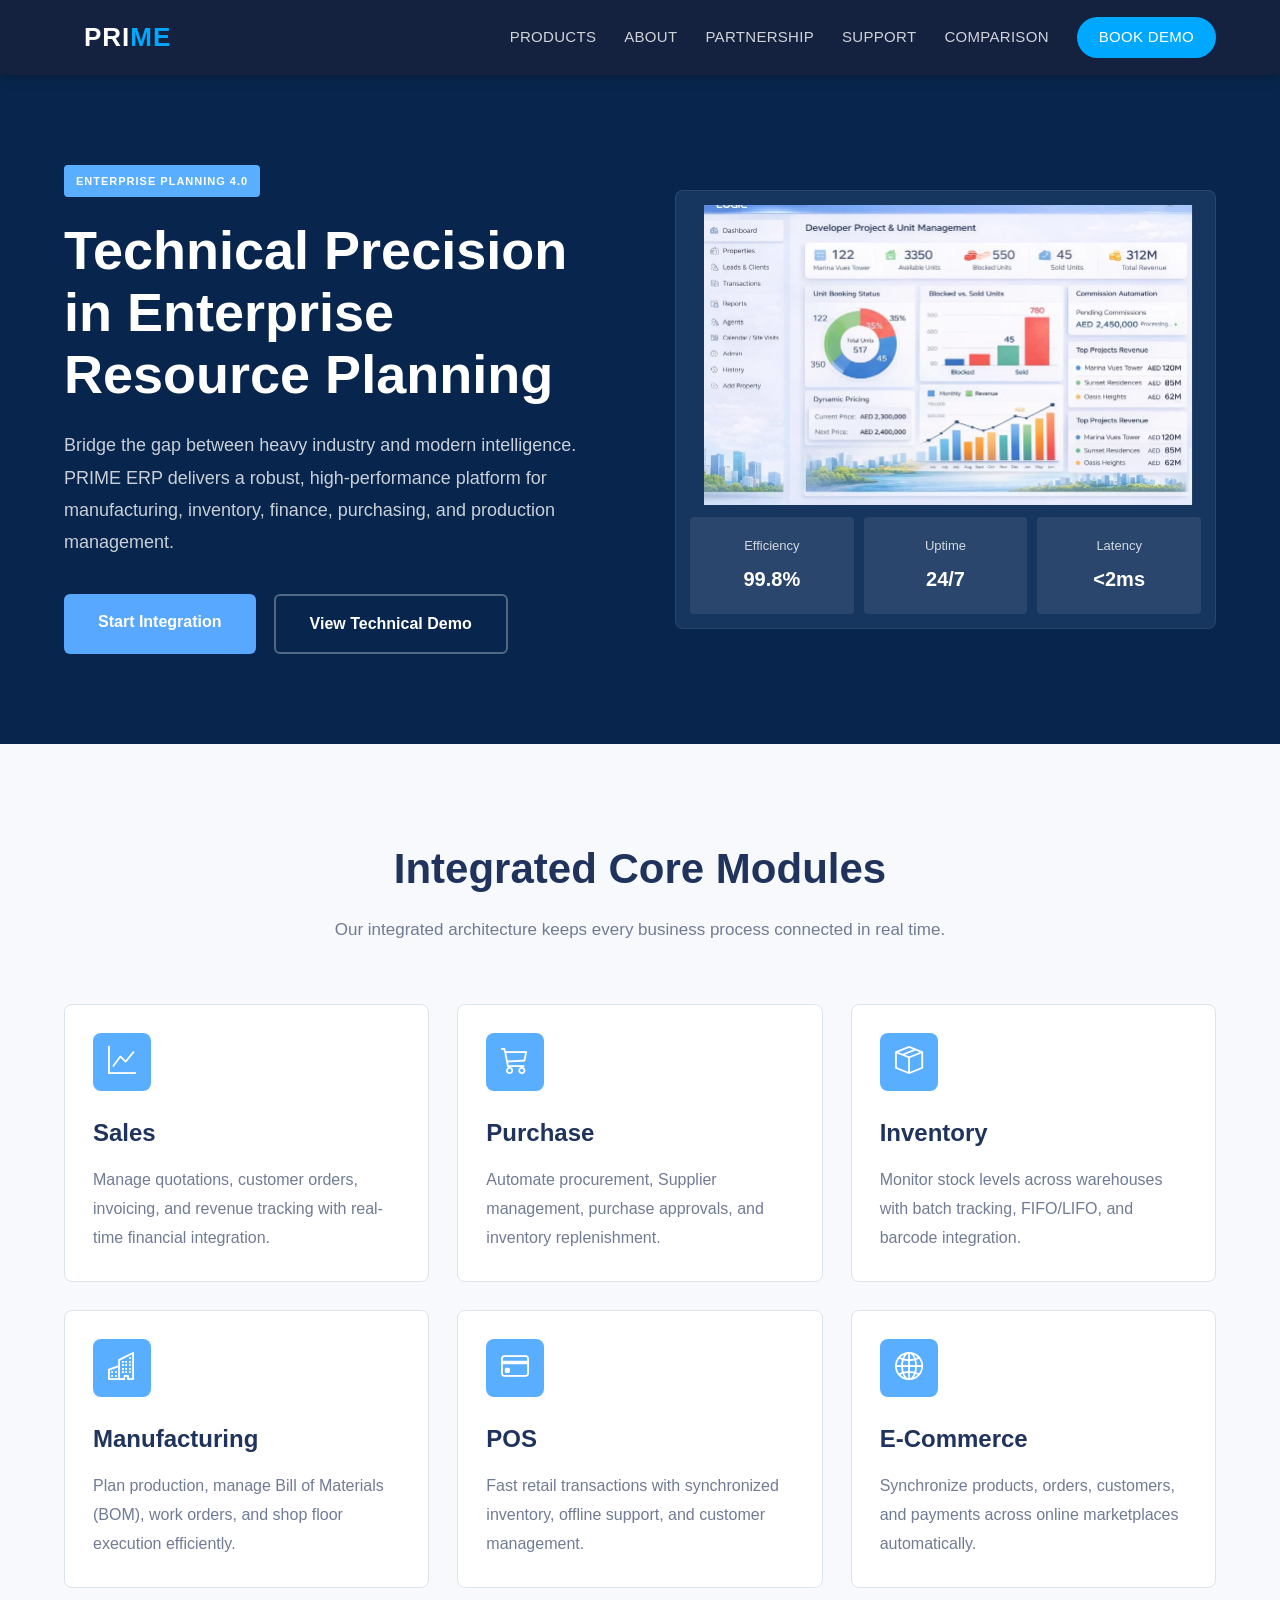
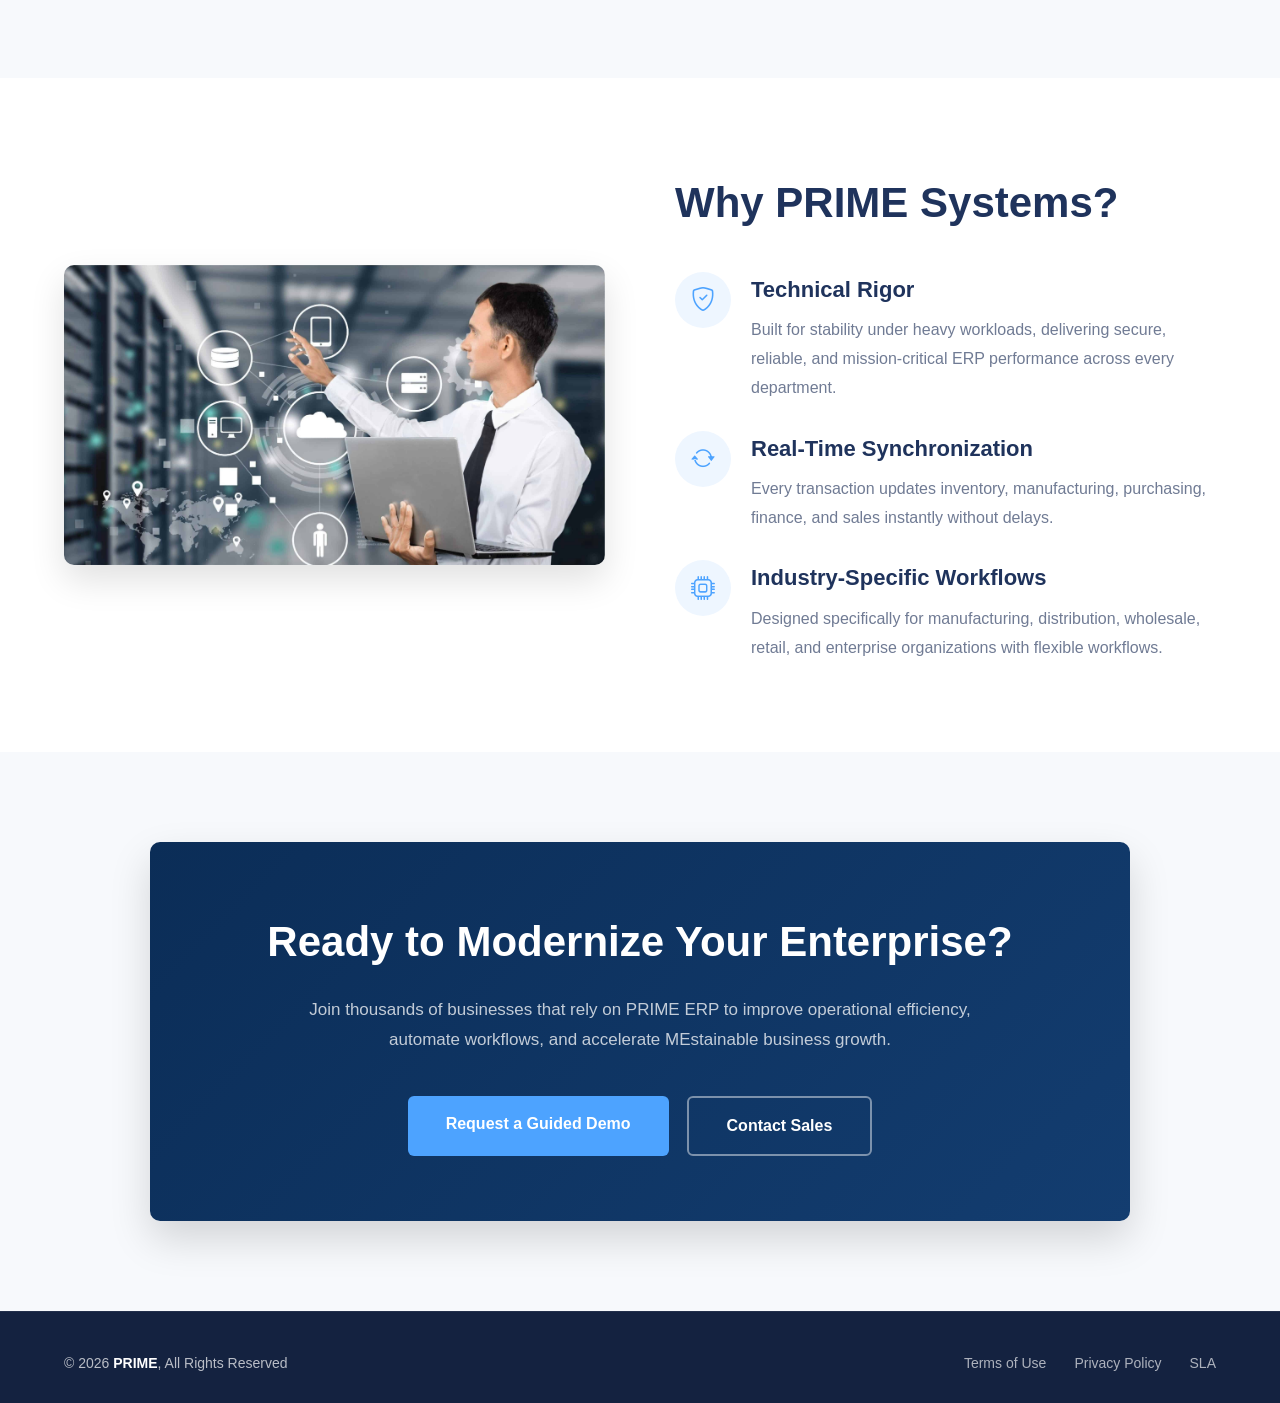
<file: index.html>
<!DOCTYPE html>
<html lang="en">

<head>
    <meta charset="UTF-8">
    <meta name="viewport" content="width=device-width, initial-scale=1.0">
    <title>PRIME | Home</title>
    <link rel="stylesheet" href="./css/global.css">
    <link rel="stylesheet" href="https://cdn.jsdelivr.net/npm/bootstrap-icons@1.13.1/font/bootstrap-icons.min.css">

    <style>
        /* ============================================================
           ERP HERO
        ============================================================ */
        .erp-hero {
            background: #08264d;
            padding: 90px 0;
            overflow: hidden;
        }

        .erp-wrapper {
            display: grid;
            grid-template-columns: 1fr 1fr;
            gap: 70px;
            align-items: center;
        }

        /* Left */
        .erp-tag {
            display: inline-block;
            background: #5aaeff;
            color: #fff;
            font-size: 11px;
            font-weight: 700;
            letter-spacing: 1px;
            padding: 7px 12px;
            border-radius: 4px;
            margin-bottom: 22px;
        }

        .erp-content h1 {
            color: #fff;
            font-size: 54px;
            line-height: 1.15;
            margin-bottom: 24px;
        }

        .erp-content p {
            color: rgba(255, 255, 255, .78);
            font-size: 18px;
            line-height: 1.8;
            max-width: 520px;
            margin-bottom: 35px;
        }

        .erp-buttons {
            display: flex;
            gap: 18px;
            flex-wrap: wrap;
        }

        .erp-btn-primary {
            background: #59a8ff;
            color: #fff;
            padding: 15px 34px;
            border-radius: 6px;
            font-weight: 600;
            transition: .3s;
        }

        .erp-btn-primary:hover {
            background: #3996ff;
        }

        .erp-btn-secondary {
            border: 2px solid rgba(255, 255, 255, .3);
            color: #fff;
            padding: 15px 34px;
            border-radius: 6px;
            font-weight: 600;
            transition: .3s;
        }

        .erp-btn-secondary:hover {
            background: rgba(255, 255, 255, .1);
        }


        /* Right */
        .erp-preview {
            background: #17365f;
            padding: 14px;
            border-radius: 8px;
            border: 1px solid rgba(255, 255, 255, .08);
        }

        .erp-preview img {
            width: 100%;
            height: 300px;
            object-fit: cover;
            border-radius: 4px;
        }

        .erp-stats {
            display: grid;
            grid-template-columns: repeat(3, 1fr);
            gap: 10px;
            margin-top: 12px;
        }

        .erp-stat {
            background: #2a466d;
            text-align: center;
            padding: 18px 10px;
            border-radius: 4px;
        }

        .erp-stat small {
            display: block;
            color: #d2d8df;
            font-size: 13px;
            margin-bottom: 6px;
        }

        .erp-stat strong {
            color: #fff;
            font-size: 20px;
        }

        /* ============================================================
        ERP MODULES
        ============================================================ */
        .erp-modules {
            padding: 90px 0;
            background: #f7f9fc;
        }

        .erp-modules-header {
            text-align: center;
            margin-bottom: 60px;
        }

        .erp-modules-header h2 {
            font-size: 42px;
            color: var(--primary);
            margin-bottom: 12px
        }

        .erp-modules-header p {
            color: var(--text-light);
            font-size: 17px;
        }

        .erp-modules-grid {
            display: grid;
            grid-template-columns: repeat(3, 1fr);
            gap: 28px;
        }

        .erp-module {
            background: #fff;
            border: 1px solid #dce4ec;
            border-radius: 8px;
            padding: 28px;
            transition: .35s;
        }

        .erp-module:hover {
            transform: translateY(-8px);
            box-shadow: 0 15px 35px rgba(0, 0, 0, .08);
        }

        .erp-module-icon {
            width: 58px;
            height: 58px;
            background: #5aaeff;
            color: #fff;
            display: flex;
            justify-content: center;
            align-items: center;
            border-radius: 8px;
            margin-bottom: 22px;
        }

        .erp-module-icon i {
            font-size: 28px;
        }

        .erp-module h3 {
            font-size: 24px;
            color: var(--primary);
            margin-bottom: 14px;
        }

        .erp-module p {
            color: var(--text-light);
            line-height: 1.8;
            font-size: 16px;
        }

        /* ============================================================
        WHY PRIME
        ============================================================ */
        .why-PRIME {
            padding: 90px 0;
            background: #fff;
        }

        .why-wrapper {
            display: grid;
            grid-template-columns: 1fr 1fr;
            gap: 70px;
            align-items: center;
        }

        /* Left */
        .why-image img {
            width: 100%;
            border-radius: 10px;
            box-shadow: 0 15px 35px rgba(0, 0, 0, .12);
        }

        /* Right */
        .why-content h2 {
            font-size: 42px;
            color: var(--primary);
            margin-bottom: 35px;
        }

        .why-list {
            display: flex;
            flex-direction: column;
            gap: 28px;
        }

        .why-item {
            display: flex;
            gap: 20px;
            align-items: flex-start;
        }

        .why-icon {
            min-width: 56px;
            width: 56px;
            height: 56px;
            display: flex;
            justify-content: center;
            align-items: center;
            border-radius: 50%;
            background: #eef6ff;
            color: #4da3ff;
        }

        .why-icon i {
            font-size: 24px;
        }

        .why-text h3 {
            color: var(--primary);
            font-size: 22px;
            margin-bottom: 8px;
        }

        .why-text p {
            color: var(--text-light);
            line-height: 1.8;
            font-size: 16px;
        }

        /* ============================================================
        ERP CTA
        ============================================================ */
        .erp-cta {
            padding: 90px 0;

            background: #f7f9fc;
        }

        .erp-cta-box {
            max-width: 980px;
            margin: auto;
            background: linear-gradient(135deg, #0b2d57, #133d70);
            border-radius: 10px;
            padding: 65px 40px;
            text-align: center;
            box-shadow: 0 18px 40px rgba(0, 0, 0, .15);
        }

        .erp-cta-box h2 {
            color: #fff;
            font-size: 42px;
            margin-bottom: 18px;
        }

        .erp-cta-box p {
            max-width: 720px;
            margin: 0 auto 40px;
            color: rgba(255, 255, 255, .75);
            font-size: 17px;
            line-height: 1.8;
        }

        .erp-cta-buttons {
            display: flex;
            justify-content: center;
            gap: 18px;
            flex-wrap: wrap;
        }

        .erp-cta-primary {
            background: #4da3ff;
            color: #fff;
            padding: 15px 38px;
            border-radius: 6px;
            font-weight: 600;
            transition: .3s;
        }

        .erp-cta-primary:hover {
            background: #258cff;
        }

        .erp-cta-secondary {
            border: 2px solid rgba(255, 255, 255, .45);
            color: #fff;
            padding: 15px 38px;
            border-radius: 6px;
            font-weight: 600;
            transition: .3s;
        }

        .erp-cta-secondary:hover {
            background: rgba(255, 255, 255, .12);
        }
        /* ============================================================
        RESPONSIVE (ALL SECTIONS)
        ============================================================ */

        /* ===================== 992px ===================== */
        @media (max-width:992px) {
            /* ERP Hero */
            .erp-wrapper {
                grid-template-columns: 1fr;
                text-align: center;
                gap: 50px;
            }

            .erp-content p {
                margin: 0 auto 35px;
            }

            .erp-buttons {
                justify-content: center;
            }

            /* ERP Modules */
            .erp-modules-grid {
                grid-template-columns: repeat(2, 1fr);
            }

            /* Why PRIME */
            .why-wrapper {
                grid-template-columns: 1fr;
                gap: 50px;
            }

            .why-content {
                text-align: center;
            }

            .why-item {
                flex-direction: column;
                align-items: center;
                text-align: center;
            }
        }

        /* ===================== 768px ===================== */
        @media (max-width:768px) {
            /* ERP Hero */
            .erp-hero {
                padding: 70px 0;
            }

            .erp-content h1 {
                font-size: 38px;
            }

            .erp-content p {
                font-size: 16px;
            }

            .erp-preview img {
                height: 220px;
            }

            .erp-btn-primary,
            .erp-btn-secondary {
                width: 100%;
                max-width: 260px;
                text-align: center;
            }

            /* ERP Modules */
            .erp-modules {
                padding: 70px 0;
            }

            .erp-modules-header h2 {
                font-size: 32px;
            }

            .erp-modules-grid {
                grid-template-columns: 1fr;
            }

            .erp-module {
                padding: 24px;
            }

            /* Why PRIME */
            .why-PRIME {
                padding: 70px 0;
            }

            .why-content h2 {
                font-size: 32px;
            }

            /* ERP CTA */
            .erp-cta {
                padding: 70px 0;
            }

            .erp-cta-box {
                padding: 45px 25px;
            }

            .erp-cta-box h2 {
                font-size: 32px;
            }

            .erp-cta-box p {
                font-size: 16px;
            }

            .erp-cta-primary,
            .erp-cta-secondary {
                width: 100%;
                max-width: 260px;
                text-align: center;
            }
        }

        /* ===================== 480px ===================== */
        @media (max-width:480px) {
            /* ERP Hero */
            .erp-content h1 {
                font-size: 30px;
            }

            .erp-stats {
                grid-template-columns: 1fr;
            }

            /* ERP Modules */
            .erp-modules-header h2 {
                font-size: 28px;
            }

            /* Why PRIME */
            .why-content h2 {
                font-size: 28px;
            }

            /* ERP CTA */
            .erp-cta-box h2 {
                font-size: 28px;
            }
        }
    </style>
</head>

<body>
    <!--=========================================================
    NAVBAR
    ==========================================================-->
    <header class="navbar">
        <div class="container">
            <a href="./index.html" class="logo">
                PRI<span>ME</span>
            </a>
            <!-- hambuger -->
            <button class="hamburger" id="hamburger" aria-label="Toggle navigation">
            <span></span>
            <span></span>
            <span></span>
            </button>

            <nav class="nav-links" id="navLinks">
                <div class="dropdown">
                    <a href="./Product.html">PRODUCTS</a>
                    <div class="dropdown-menu">
                        <li><a href="./sales.html">
                                <i class="bi bi-graph-up"></i>Sales
                            </a></li>
                        <li><a href="./purchase.html">
                                <i class="bi bi-cart3"></i>Purchase
                            </a></li>
                        <li><a href="./inventory.html">
                                <i class="bi bi-box-seam"></i>Inventory
                            </a></li>
                        <li><a href="./manufacturing.html">
                                <i class="bi bi-buildings"></i>Manufacturing
                            </a></li>
                        <li><a href="./pos.html">
                                <i class="bi bi-credit-card"></i>POS
                            </a></li>
                        <li><a href="./e-commerce.html">
                                <i class="bi bi-globe2"></i>E-Commerce
                            </a></li>
                    </div>
                </div>

                <a href="./about.html">ABOUT</a>
                <a href="./partnership.html">PARTNERSHIP</a>
                <a href="./support.html">SUPPORT</a>
                <a href="./comparison.html">COMPARISON</a>
                <a href="#" class="btn-demo">BOOK DEMO</a>
            </nav>
        </div>

        <div class="nav-overlay" id="navOverlay"></div>
    </header>
    <!-- ============================================================
    ERP HERO
    ============================================================ -->
    <section class="erp-hero">
        <div class="container">
            <div class="erp-wrapper">
                <!-- Left -->
                <div class="erp-content">
                    <span class="erp-tag">
                        ENTERPRISE PLANNING 4.0
                    </span>
                    <h1>Technical Precision in Enterprise Resource Planning</h1>
                    <p>Bridge the gap between heavy industry and modern
                        intelligence. PRIME ERP delivers a robust,
                        high-performance platform for manufacturing,
                        inventory, finance, purchasing, and production
                        management.</p>
                    <div class="erp-buttons">
                        <a href="#" class="erp-btn-primary">
                            Start Integration
                        </a>
                        <a href="#" class="erp-btn-secondary">
                            View Technical Demo
                        </a>
                    </div>
                </div>

                <!-- Right -->
                <div class="erp-preview">
                    <img src="Image/Developer-project-1024x683.webp" alt="ERP Dashboard">
                    <div class="erp-stats">
                        <div class="erp-stat">
                            <small>Efficiency</small>
                            <strong>99.8%</strong>
                        </div>

                        <div class="erp-stat">
                            <small>Uptime</small>
                            <strong>24/7</strong>
                        </div>

                        <div class="erp-stat">
                            <small>Latency</small>
                            <strong>&lt;2ms</strong>
                        </div>
                    </div>
                </div>
            </div>
        </div>
    </section>
    <!-- ============================================================
    ERP MODULES
    ============================================================ -->
    <section class="erp-modules">
        <div class="container">
            <div class="erp-modules-header">
                <h2>Integrated Core Modules</h2>
                <p>Our integrated architecture keeps every business process connected in real time.</p>
            </div>

            <div class="erp-modules-grid">
                <!-- Sales -->
                <div class="erp-module">
                    <div class="erp-module-icon">
                        <i class="bi bi-graph-up"></i>
                    </div>
                    <h3>Sales</h3>

                    <p>Manage quotations, customer orders, invoicing, and revenue tracking with real-time financial
                        integration.</p>
                </div>

                <!-- Purchase -->
                <div class="erp-module">
                    <div class="erp-module-icon">
                        <i class="bi bi-cart3"></i>
                    </div>
                    
                    <h3>Purchase</h3>
                    <p>Automate procurement, Supplier management, purchase approvals, and inventory replenishment.</p>
                </div>

                <!-- Inventory -->
                <div class="erp-module">
                    <div class="erp-module-icon">
                        <i class="bi bi-box-seam"></i>
                    </div>

                    <h3>Inventory</h3>
                    <p>Monitor stock levels across warehouses with batch tracking, FIFO/LIFO, and barcode integration.</p>
                </div>

                <!-- Manufacturing -->
                <div class="erp-module">
                    <div class="erp-module-icon">
                        <i class="bi bi-buildings"></i>
                    </div>
                    <h3>Manufacturing</h3>
                    <p>Plan production, manage Bill of Materials (BOM), work orders, and shop floor execution
                        efficiently.</p>
                </div>

                <!-- POS -->
                <div class="erp-module">
                    <div class="erp-module-icon">
                        <i class="bi bi-credit-card"></i>
                    </div>

                    <h3>POS</h3>
                    <p>Fast retail transactions with synchronized inventory, offline support, and customer management.</p>

                </div>

                <!-- Ecommerce -->
                <div class="erp-module">
                    <div class="erp-module-icon">
                        <i class="bi bi-globe2"></i>
                    </div>

                    <h3>E-Commerce</h3>

                    <p>Synchronize products, orders, customers, and payments across online marketplaces automatically.</p>
                </div>
            </div>
        </div>
    </section>

    <!-- ============================================================
    WHY PRIME
    ============================================================ -->
    <section class="why-PRIME">
        <div class="container">
            <div class="why-wrapper">
                <!-- Left -->
                <div class="why-image">
                    <img src="Image/yUJWI6j3EVtTC2Y72ozNHuPNfL8nYxxQQq4V3eLS.jpg" alt="Smart Factory">
                </div>

                <!-- Right -->
                <div class="why-content">
                    <h2>Why PRIME Systems?</h2>

                    <div class="why-list">
                        <!-- Item 1 -->
                        <div class="why-item">
                            <div class="why-icon">
                                <i class="bi bi-shield-check"></i>
                            </div>

                            <div class="why-text">
                                <h3>Technical Rigor</h3>
                                <p>Built for stability under heavy workloads,
                                    delivering secure, reliable, and mission-critical
                                    ERP performance across every department.</p>
                            </div>
                        </div>

                        <!-- Item 2 -->
                        <div class="why-item">
                            <div class="why-icon">
                                <i class="bi bi-arrow-repeat"></i>
                            </div>

                            <div class="why-text">
                                <h3>Real-Time Synchronization</h3>
                                <p>Every transaction updates inventory,
                                    manufacturing, purchasing, finance, and
                                    sales instantly without delays. </p>
                            </div>
                        </div>

                        <!-- Item 3 -->
                        <div class="why-item">
                            <div class="why-icon">
                                <i class="bi bi-cpu"></i>
                            </div>
                            <div class="why-text">
                                <h3>Industry-Specific Workflows</h3>

                                <p>Designed specifically for manufacturing,
                                    distribution, wholesale, retail, and
                                    enterprise organizations with flexible
                                    workflows.</p>
                            </div>
                        </div>
                    </div>
                </div>
            </div>
        </div>
    </section>

    <!-- ============================================================
     ERP CTA
    ============================================================ -->
    <section class="erp-cta">
        <div class="container">
            <div class="erp-cta-box">
                <h2>Ready to Modernize Your Enterprise?</h2>
                <p>Join thousands of businesses that rely on PRIME ERP to
                    improve operational efficiency, automate workflows,
                    and accelerate MEstainable business growth.</p>

                <div class="erp-cta-buttons">
                    <a href="#" class="erp-cta-primary">Request a Guided Demo</a>

                    <a href="support.html" class="erp-cta-secondary">Contact Sales</a>
                </div>
            </div>
        </div>
    </section>

    <!-- footer -->
    <footer class="footer">
        <div class="container">
            <div class="copy">
                &copy; 2026 <strong>PRIME</strong>, All Rights Reserved
            </div>
            <div class="footer-links">
                <a href="#">Terms of Use</a>
                <a href="#">Privacy Policy</a>
                <a href="#">SLA</a>
            </div>
        </div>
    </footer>
<script src="./nav-bar.js"></script>
</body>
</html>
</file>
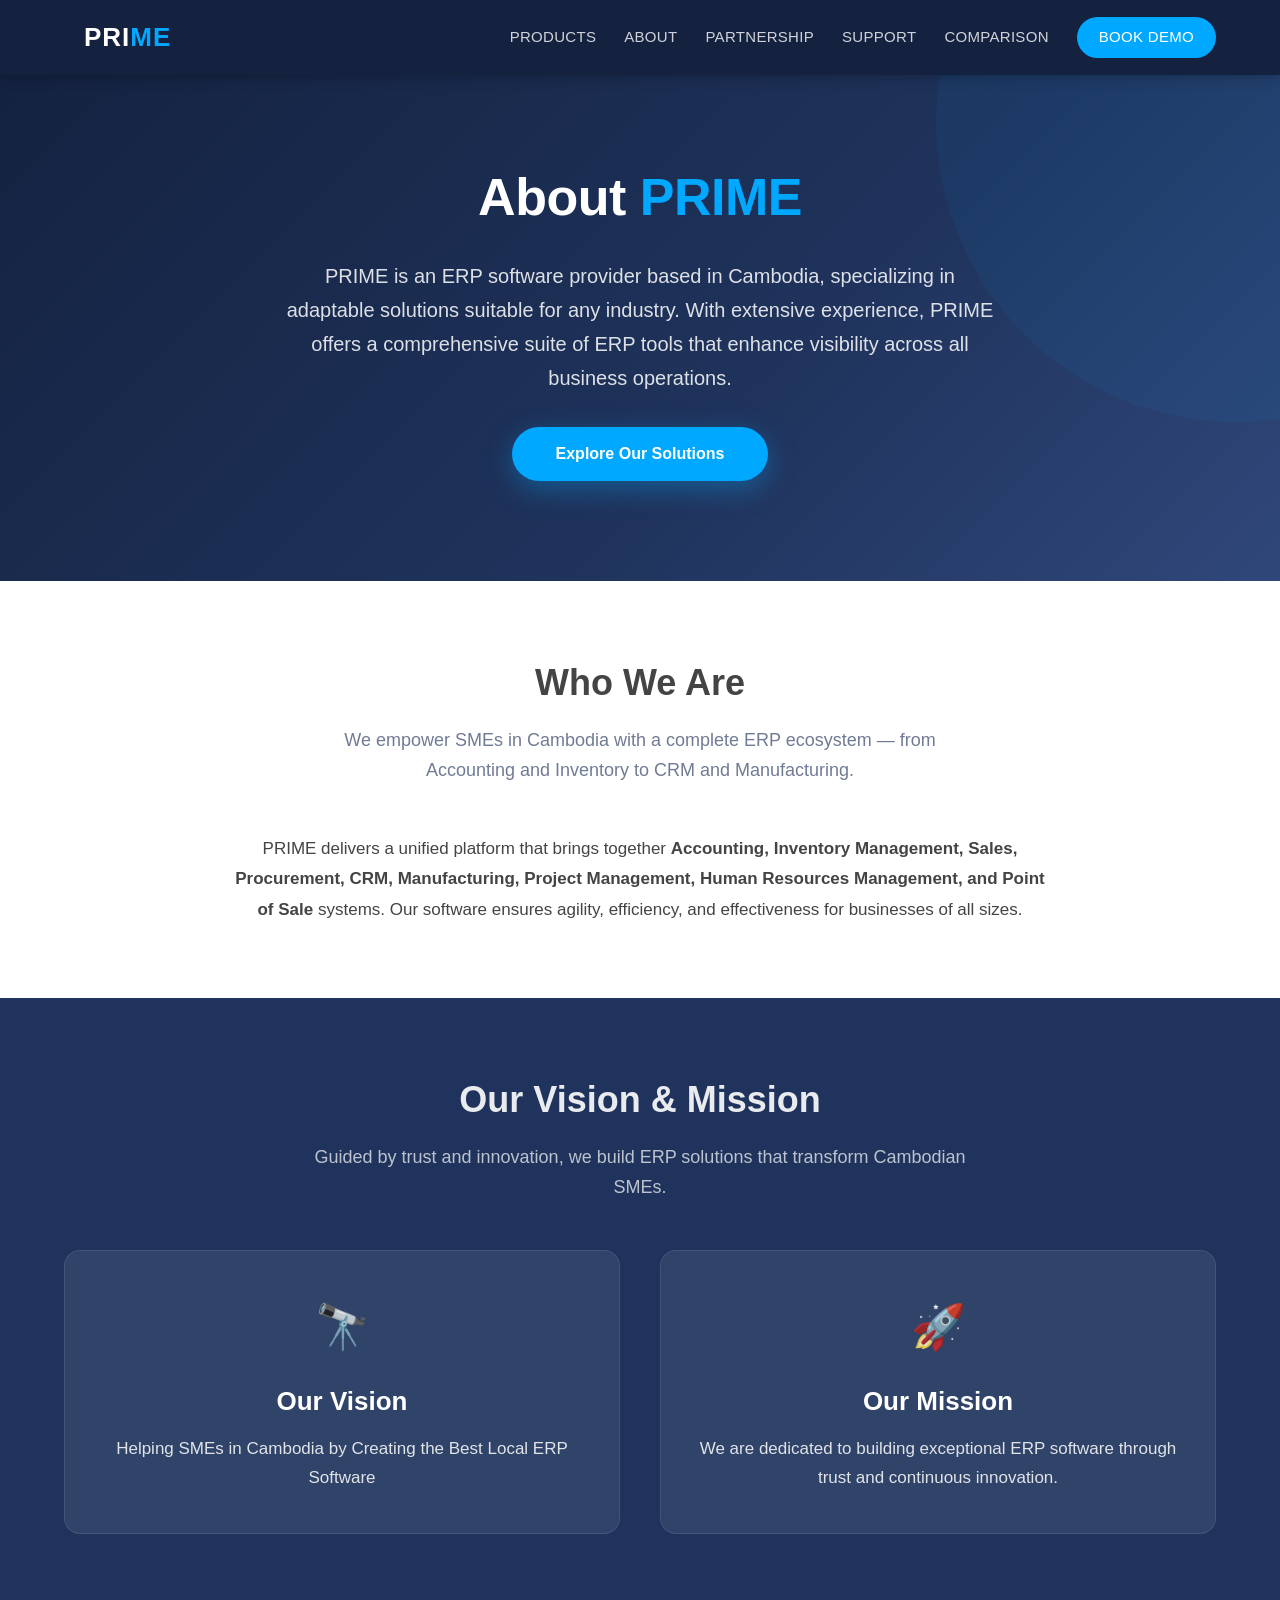
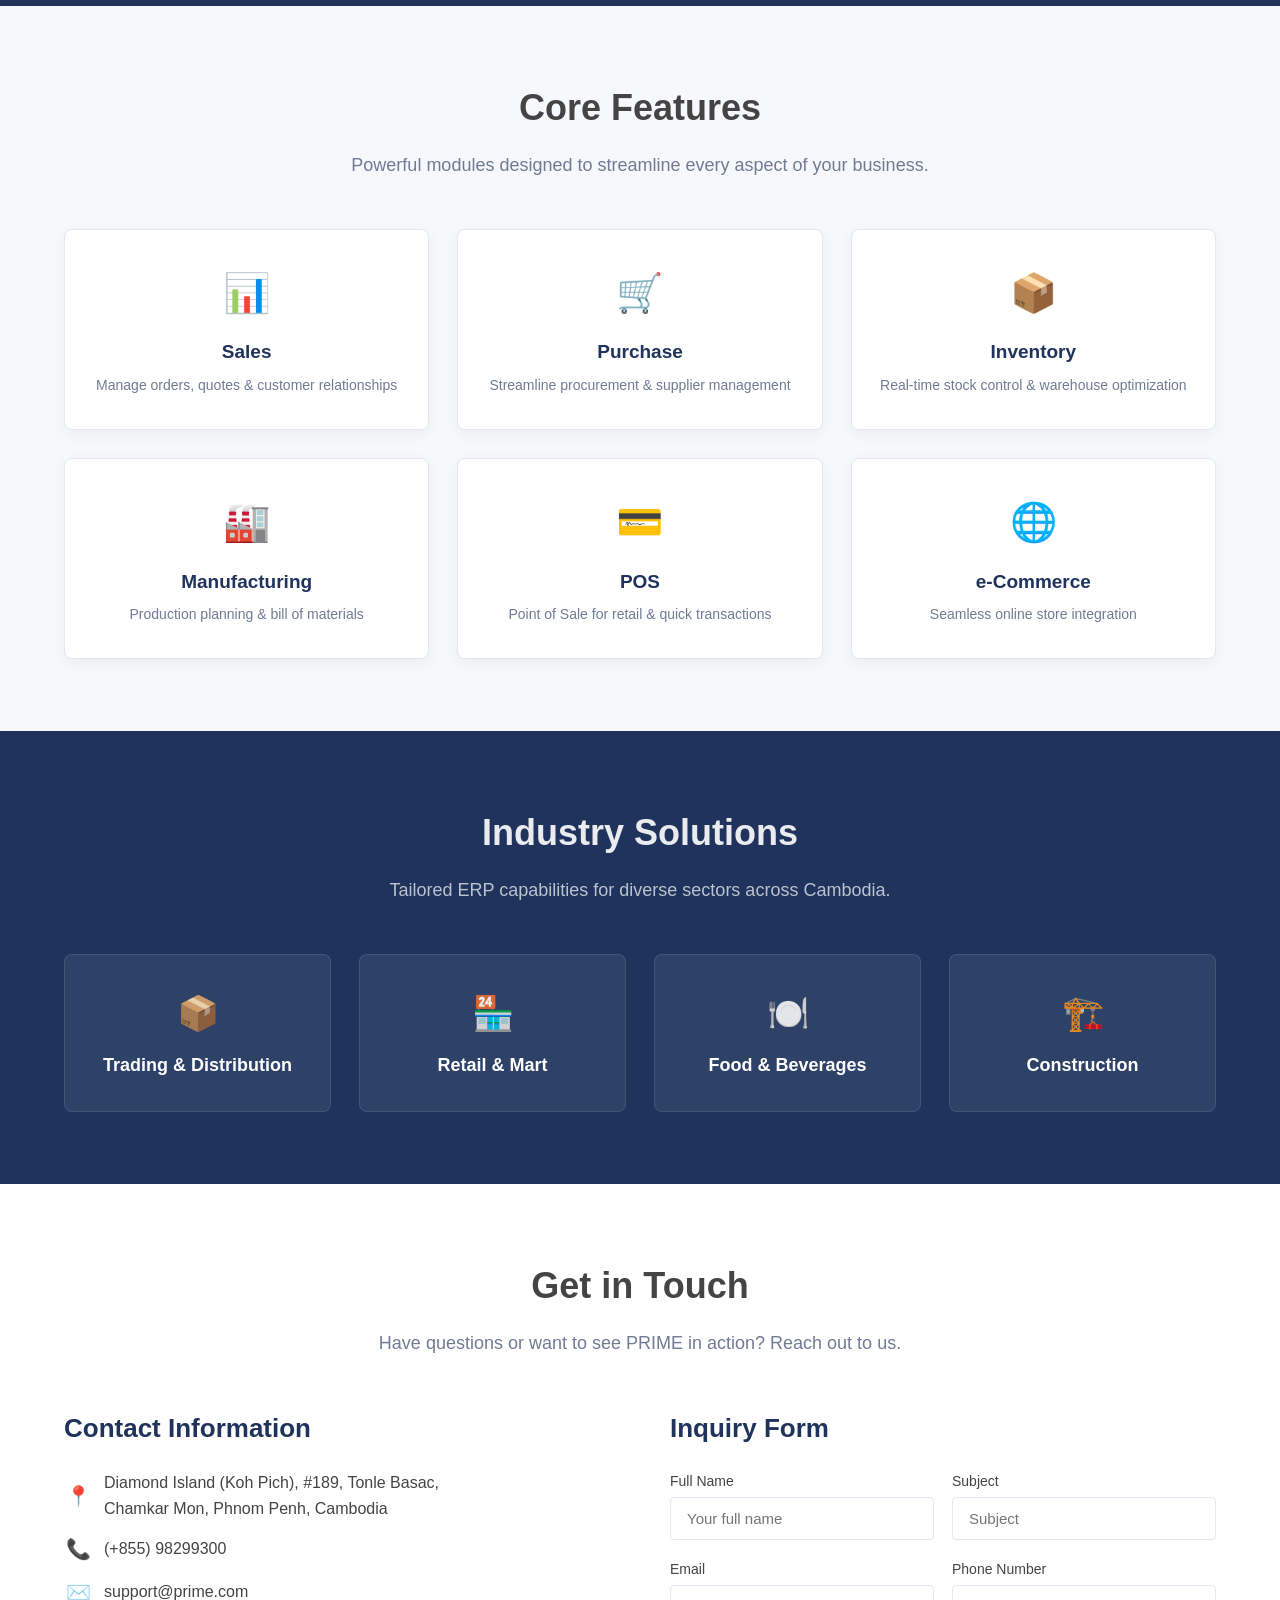
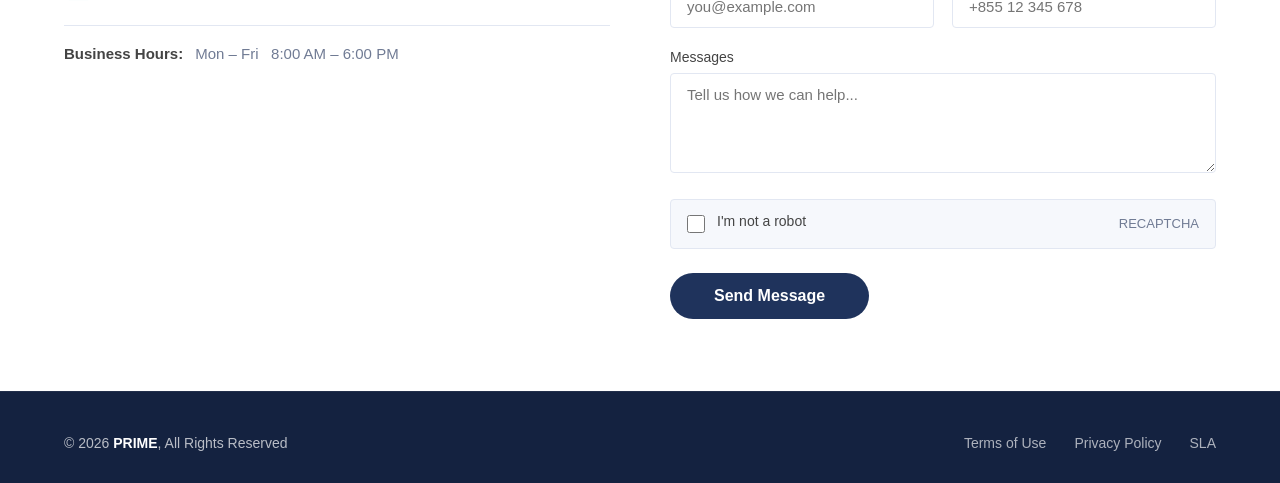
<file: about.html>
<!DOCTYPE html>
<html lang="zh-CN">
<head>
    <meta charset="UTF-8" />
    <meta name="viewport" content="width=device-width, initial-scale=1.0" />
    <title>About PRIME</title>
    <!-- reset.css -->
    <link rel="stylesheet" href="./css/global.css" />
    <link rel="stylesheet" href="https://cdn.jsdelivr.net/npm/bootstrap-icons@1.13.1/font/bootstrap-icons.min.css">

    <style>
        /* ============================================================
           about style
           ============================================================ */
        /* ---------- About ---------- */
        .about-text {
            max-width: 820px;
            margin: 0 auto;
            font-size: 17px;
            line-height: 1.8;
            text-align: center;
            color: var(--text-normal);
        }
        .section-dark .about-text {
            color: rgba(255, 255, 255, 0.88);
        }

        /* ---------- vision & mission ---------- */
        .vm-grid {
            display: grid;
            grid-template-columns: 1fr 1fr;
            gap: 40px;
            margin-top: 12px;
        }
        .vm-card {
            background: rgba(255, 255, 255, 0.08);
            backdrop-filter: blur(2px);
            padding: 40px 36px;
            border-radius: var(--radius-lg);
            border: 1px solid rgba(255, 255, 255, 0.10);
            transition: transform 0.25s, box-shadow 0.3s;
            text-align: center;
        }
        .vm-card:hover {
            transform: translateY(-6px);
            box-shadow: 0 16px 48px rgba(0, 0, 0, 0.20);
            cursor: pointer;
        }
        .vm-card .icon {
            font-size: 44px;
            margin-bottom: 16px;
            display: block;
        }
        .vm-card h3 {
            font-size: 26px;
            margin-bottom: 12px;
            color: var(--text-white);
        }
        .vm-card p {
            font-size: 17px;
            color: rgba(255, 255, 255, 0.85);
            line-height: 1.7;
        }

        /* ---------- feature ---------- */
        .features-grid {
            display: grid;
            grid-template-columns: repeat(3, 1fr);
            gap: 28px;
        }
        .feature-item {
            background: var(--bg-white);
            padding: 32px 24px;
            border-radius: var(--radius-md);
            box-shadow: 0 4px 16px rgba(0, 0, 0, 0.05);
            text-align: center;
            transition: transform 0.25s, box-shadow 0.3s;
            border: 1px solid var(--border-color);
        }
        .feature-item:hover {
            transform: translateY(-6px);
            box-shadow: 0 12px 40px rgba(0, 0, 0, 0.08);
            cursor: pointer;
        }
        .feature-item .icon {
            font-size: 38px;
            margin-bottom: 12px;
            display: block;
        }
        .feature-item h4 {
            font-size: 19px;
            font-weight: 600;
            color: var(--primary);
            margin-bottom: 6px;
        }
        .feature-item p {
            font-size: 14px;
            color: var(--text-light);
            margin: 0;
        }

        /* ---------- industry solution ---------- */
        .solutions-grid {
            display: grid;
            grid-template-columns: repeat(4, 1fr);
            gap: 28px;
        }
        .solution-item {
            background: rgba(255, 255, 255, 0.07);
            border: 1px solid rgba(255, 255, 255, 0.10);
            border-radius: var(--radius-md);
            padding: 30px 20px;
            text-align: center;
            transition: background 0.25s, transform 0.25s;
        }
        .solution-item:hover {
            background: rgba(255, 255, 255, 0.14);
            transform: translateY(-4px);
            cursor: pointer;
        }
        .solution-item .icon {
            font-size: 34px;
            display: block;
            margin-bottom: 10px;
        }
        .solution-item h4 {
            font-size: 18px;
            font-weight: 600;
            color: var(--text-white);
            margin: 0;
        }

        /* ---------- contact & inquiry ---------- */
        .contact-wrap {
            display: grid;
            grid-template-columns: 1fr 1fr;
            gap: 60px;
            align-items: start;
        }
        .contact-info h3 {
            font-size: 26px;
            margin-bottom: 20px;
            color: var(--primary);
        }
        .contact-info p {
            font-size: 16px;
            color: var(--text-normal);
            margin-bottom: 10px;
            display: flex;
            align-items: center;
            gap: 12px;
        }
        .contact-info .icon {
            font-size: 20px;
            width: 28px;
            display: inline-block;
            text-align: center;
        }
        .contact-info .address {
            margin-top: 16px;
            padding-top: 16px;
            border-top: 1px solid var(--border-color);
        }

        .inquiry-form h3 {
            font-size: 26px;
            margin-bottom: 20px;
            color: var(--primary);
        }
        .form-group {
            margin-bottom: 18px;
        }
        .form-group label {
            display: block;
            font-weight: 500;
            font-size: 14px;
            color: var(--text-normal);
            margin-bottom: 4px;
        }
        .form-group input,
        .form-group textarea {
            width: 100%;
            padding: 12px 16px;
            border: 1px solid var(--border-color);
            border-radius: var(--radius-sm);
            font-size: 15px;
            font-family: inherit;
            background: var(--bg-white);
            transition: border-color 0.2s;
        }
        .form-group input:focus,
        .form-group textarea:focus {
            outline: none;
            border-color: var(--accent);
            box-shadow: 0 0 0 3px rgba(0, 168, 255, 0.12);
        }
        .form-group textarea {
            resize: vertical;
            min-height: 100px;
        }
        .form-row {
            display: grid;
            grid-template-columns: 1fr 1fr;
            gap: 18px;
        }
        .form-captcha {
            display: flex;
            align-items: center;
            gap: 12px;
            background: var(--bg-gray);
            padding: 10px 16px;
            border-radius: var(--radius-sm);
            border: 1px solid var(--border-color);
            font-size: 14px;
            color: var(--text-normal);
        }
        .form-captcha input[type="checkbox"] {
            width: 18px;
            height: 18px;
            accent-color: var(--accent);
        }
        .btn-submit {
            background-color: var(--primary);
            color: var(--text-white);
            padding: 14px 44px;
            border-radius: 40px;
            font-weight: 600;
            font-size: 16px;
            transition: background-color 0.25s, transform 0.15s;
            margin-top: 6px;
        }
        .btn-submit:hover {
            background-color: var(--primary-light);
            transform: translateY(-2px);
        }

        /* ============================================================
           5. responsive
           ============================================================ */
        @media (max-width: 992px) {
            .hero h1 {
                font-size: 40px;
            }
            .features-grid {
                grid-template-columns: repeat(2, 1fr);
            }
            .solutions-grid {
                grid-template-columns: repeat(2, 1fr);
            }
            .contact-wrap {
                grid-template-columns: 1fr;
                gap: 40px;
            }
            .vm-grid {
                grid-template-columns: 1fr;
                gap: 28px;
            }
        }
    </style>
</head>
<body>

    <!-- nav-bar -->
    <header class="navbar">
        <div class="container">
            <a href="./index.html" class="logo">
                PRI<span>ME</span>
            </a>
            <!-- hambuger -->
            <button class="hamburger" id="hamburger" aria-label="Toggle navigation">
            <span></span>
            <span></span>
            <span></span>
            </button>

            <nav class="nav-links" id="navLinks">
                <div class="dropdown">
                    <a href="./Product.html">PRODUCTS</a>
                    <div class="dropdown-menu">
                        <li><a href="./sales.html">
                                <i class="bi bi-graph-up"></i>Sales
                            </a></li>
                        <li><a href="./purchase.html">
                                <i class="bi bi-cart3"></i>Purchase
                            </a></li>
                        <li><a href="./inventory.html">
                                <i class="bi bi-box-seam"></i>Inventory
                            </a></li>
                        <li><a href="./manufacturing.html">
                                <i class="bi bi-buildings"></i>Manufacturing
                            </a></li>
                        <li><a href="./pos.html">
                                <i class="bi bi-credit-card"></i>POS
                            </a></li>
                        <li><a href="./e-commerce.html">
                                <i class="bi bi-globe2"></i>E-Commerce
                            </a></li>
                    </div>
                </div>

                <a href="./about.html">ABOUT</a>
                <a href="./partnership.html">PARTNERSHIP</a>
                <a href="./support.html">SUPPORT</a>
                <a href="./comparison.html">COMPARISON</a>
                <a href="#" class="btn-demo">BOOK DEMO</a>
            </nav>
        </div>
        
        <div class="nav-overlay" id="navOverlay"></div>
    </header>

    <!-- Hero -->
    <section class="hero">
        <div class="container">
            <h1>About <span class="highlight">PRIME</span></h1>
            <p>
                PRIME is an ERP software provider based in Cambodia, specializing in
                adaptable solutions suitable for any industry. With extensive experience,
                PRIME offers a comprehensive suite of ERP tools that enhance visibility
                across all business operations.
            </p>
            <a href="./Product.html" class="btn-hero">Explore Our Solutions</a>
        </div>
    </section>

    <!-- Company Overview -->
    <section class="section section-light">
        <div class="container">
            <h2 class="section-title">Who We Are</h2>
            <p class="section-sub">
                We empower SMEs in Cambodia with a complete ERP ecosystem — from Accounting
                and Inventory to CRM and Manufacturing.
            </p>
            <div class="about-text">
                <p>
                    PRIME delivers a unified platform that brings together <strong>Accounting,
                    Inventory Management, Sales, Procurement, CRM, Manufacturing, Project
                    Management, Human Resources Management, and Point of Sale</strong> systems.
                    Our software ensures agility, efficiency, and effectiveness for businesses
                    of all sizes.
                </p>
            </div>
        </div>
    </section>

    <!-- vision & mission -->
    <section class="section section-dark">
        <div class="container">
            <h2 class="section-title">Our Vision &amp; Mission</h2>
            <p class="section-sub">
                Guided by trust and innovation, we build ERP solutions that transform
                Cambodian SMEs.
            </p>
            <div class="vm-grid">
                <div class="vm-card">
                    <span class="icon">🔭</span>
                    <h3>Our Vision</h3>
                    <p>Helping SMEs in Cambodia by Creating the Best Local ERP Software</p>
                </div>
                <div class="vm-card">
                    <span class="icon">🚀</span>
                    <h3>Our Mission</h3>
                    <p>We are dedicated to building exceptional ERP software through trust and continuous innovation.</p>
                </div>
            </div>
        </div>
    </section>

    <!-- core feature -->
    <section class="section section-gray">
        <div class="container">
            <h2 class="section-title">Core Features</h2>
            <p class="section-sub">Powerful modules designed to streamline every aspect of your business.</p>
            <div class="features-grid">
                <div class="feature-item">
                    <span class="icon">📊</span>
                    <h4>Sales</h4>
                    <p>Manage orders, quotes &amp; customer relationships</p>
                </div>
                <div class="feature-item">
                    <span class="icon">🛒</span>
                    <h4>Purchase</h4>
                    <p>Streamline procurement &amp; supplier management</p>
                </div>
                <div class="feature-item">
                    <span class="icon">📦</span>
                    <h4>Inventory</h4>
                    <p>Real-time stock control &amp; warehouse optimization</p>
                </div>
                <div class="feature-item">
                    <span class="icon">🏭</span>
                    <h4>Manufacturing</h4>
                    <p>Production planning &amp; bill of materials</p>
                </div>
                <div class="feature-item">
                    <span class="icon">💳</span>
                    <h4>POS</h4>
                    <p>Point of Sale for retail &amp; quick transactions</p>
                </div>
                <div class="feature-item">
                    <span class="icon">🌐</span>
                    <h4>e-Commerce</h4>
                    <p>Seamless online store integration</p>
                </div>
            </div>
        </div>
    </section>

    <!-- industry solution -->
    <section class="section section-dark">
        <div class="container">
            <h2 class="section-title">Industry Solutions</h2>
            <p class="section-sub">Tailored ERP capabilities for diverse sectors across Cambodia.</p>
            <div class="solutions-grid">
                <div class="solution-item">
                    <span class="icon">📦</span>
                    <h4>Trading &amp; Distribution</h4>
                </div>
                <div class="solution-item">
                    <span class="icon">🏪</span>
                    <h4>Retail &amp; Mart</h4>
                </div>
                <div class="solution-item">
                    <span class="icon">🍽️</span>
                    <h4>Food &amp; Beverages</h4>
                </div>
                <div class="solution-item">
                    <span class="icon">🏗️</span>
                    <h4>Construction</h4>
                </div>
            </div>
        </div>
    </section>

    <!-- contact & inquiry -->
    <section class="section section-light">
        <div class="container">
            <h2 class="section-title">Get in Touch</h2>
            <p class="section-sub">Have questions or want to see PRIME in action? Reach out to us.</p>

            <div class="contact-wrap">
                <div class="contact-info">
                    <h3>Contact Information</h3>
                    <p><span class="icon">📍</span> Diamond Island (Koh Pich), #189, Tonle Basac,<br />Chamkar Mon, Phnom Penh, Cambodia</p>
                    <p><span class="icon">📞</span> (+855) 98299300</p>
                    <p><span class="icon">✉️</span> support@prime.com</p>
                    <div class="address">
                        <p style="font-size:15px; color:var(--text-light); margin:0;">
                            <strong style="color:var(--text-normal);">Business Hours:</strong>
                            Mon – Fri &nbsp; 8:00 AM – 6:00 PM
                        </p>
                    </div>
                </div>

                <div class="inquiry-form">
                    <h3>Inquiry Form</h3>
                    <form>
                        <div class="form-row">
                            <div class="form-group">
                                <label for="fullname">Full Name</label>
                                <input type="text" id="fullname" placeholder="Your full name" />
                            </div>
                            <div class="form-group">
                                <label for="subject">Subject</label>
                                <input type="text" id="subject" placeholder="Subject" />
                            </div>
                        </div>
                        <div class="form-row">
                            <div class="form-group">
                                <label for="email">Email</label>
                                <input type="email" id="email" placeholder="you@example.com" />
                            </div>
                            <div class="form-group">
                                <label for="phone">Phone Number</label>
                                <input type="tel" id="phone" placeholder="+855 12 345 678" />
                            </div>
                        </div>
                        <div class="form-group">
                            <label for="messages">Messages</label>
                            <textarea id="messages" placeholder="Tell us how we can help..."></textarea>
                        </div>
                        <div class="form-group">
                            <div class="form-captcha">
                                <input type="checkbox" id="robot" />
                                <label for="robot">I'm not a robot</label>
                                <span style="margin-left:auto; font-size:13px; color:var(--text-light);">RECAPTCHA</span>
                            </div>
                        </div>
                        <button type="submit" class="btn-submit">Send Message</button>
                    </form>
                </div>
            </div>
        </div>
    </section>

    <!-- footer -->
    <footer class="footer">
        <div class="container">
            <div class="copy">
                &copy; 2026 <strong>PRIME</strong>, All Rights Reserved
            </div>
            <div class="footer-links">
                <a href="#">Terms of Use</a>
                <a href="#">Privacy Policy</a>
                <a href="#">SLA</a>
            </div>
        </div>
    </footer>
<script src="./nav-bar.js"></script>
</body>
</html>
</file>
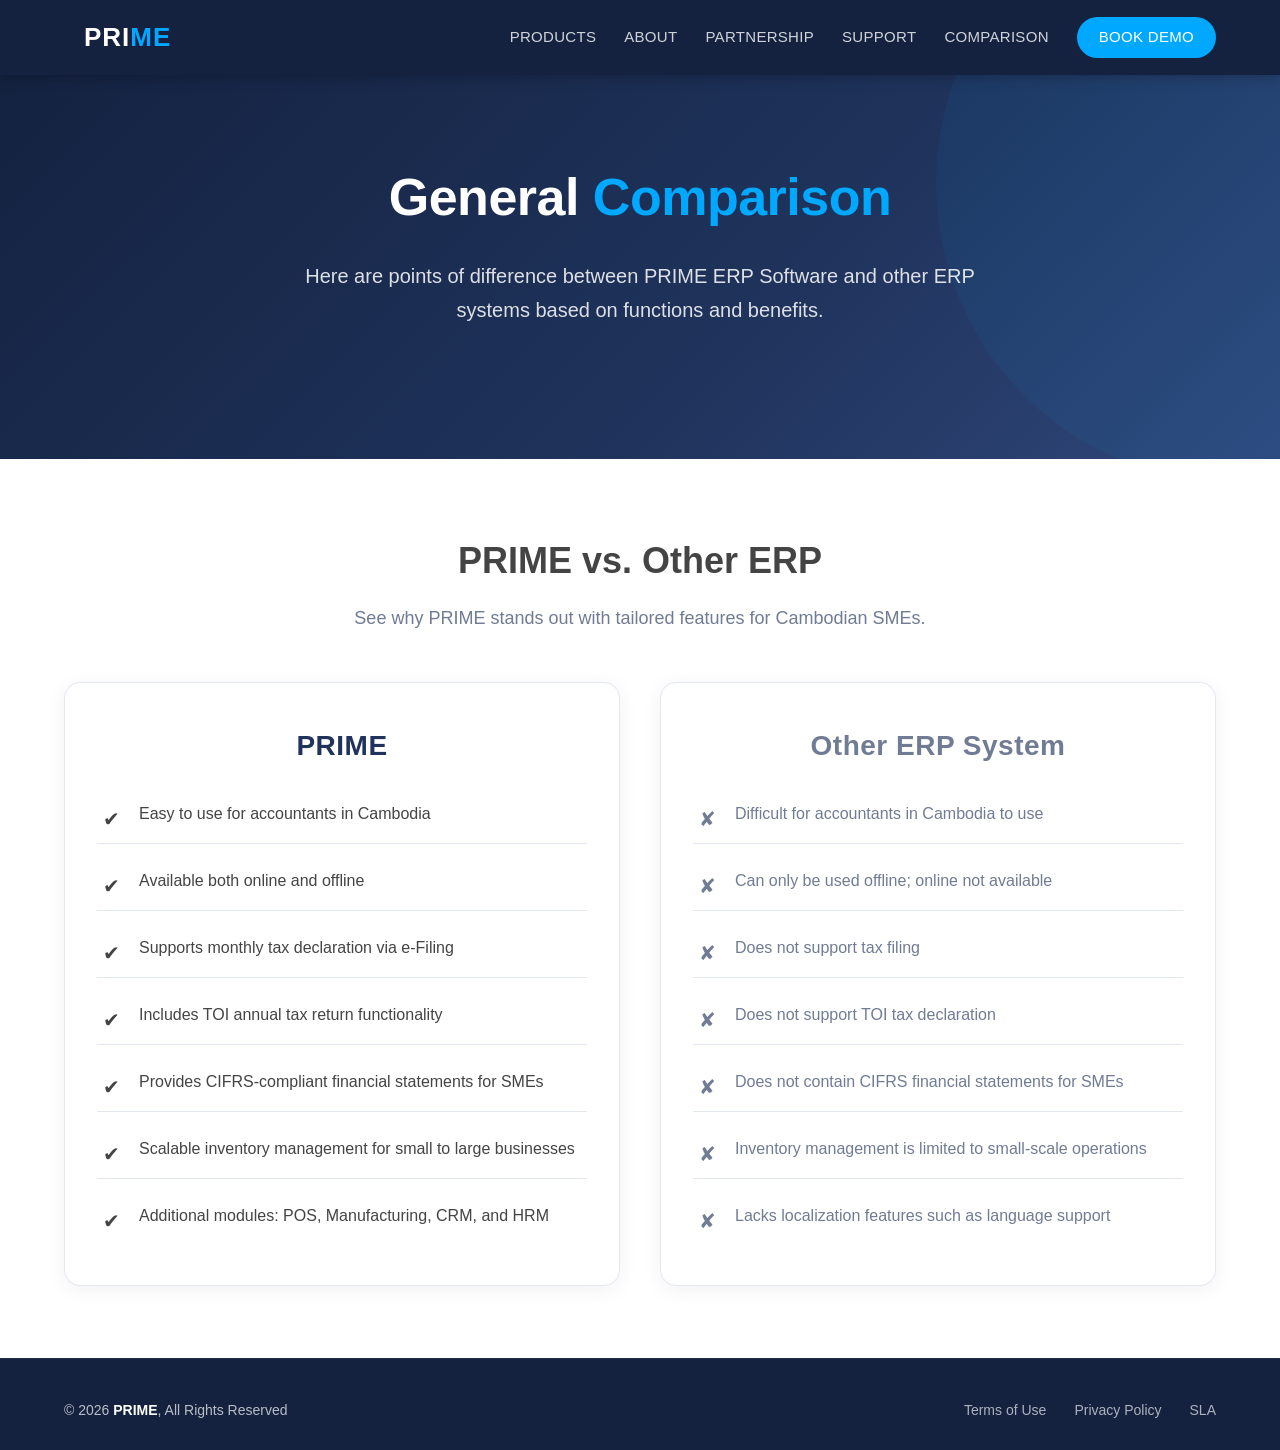
<file: comparison.html>
<!DOCTYPE html>
<html lang="en">
<head>
    <meta charset="UTF-8" />
    <meta name="viewport" content="width=device-width, initial-scale=1.0" />
    <title>PRIME Comparison – ERP Software</title>
    <!-- External reset.css -->
    <link rel="stylesheet" href="./css/global.css" />
    <link rel="stylesheet" href="https://cdn.jsdelivr.net/npm/bootstrap-icons@1.13.1/font/bootstrap-icons.min.css">
    <style>
        /* ============================================================
           Comparison Styles
           ============================================================ */
        /* ---------- Comparison Table ---------- */
        .comparison-grid {
            display: grid;
            grid-template-columns: 1fr 1fr;
            gap: 40px;
            margin-top: 12px;
        }
        .comparison-col {
            background: var(--bg-white);
            border-radius: var(--radius-lg);
            padding: 40px 32px;
            box-shadow: 0 4px 20px rgba(0, 0, 0, 0.06);
            border: 1px solid var(--border-color);
            transition: transform 0.25s, box-shadow 0.3s;
        }
        .comparison-col:hover {
            transform: translateY(-4px);
            box-shadow: 0 12px 40px rgba(0, 0, 0, 0.08);
        }
        .comparison-col h3 {
            font-size: 28px;
            font-weight: 700;
            margin-bottom: 24px;
            text-align: center;
            letter-spacing: 0.5px;
        }
        .comparison-col.prime h3 {
            color: var(--primary);
        }
        .comparison-col.other h3 {
            color: var(--text-light);
        }
        .comparison-col ul {
            display: flex;
            flex-direction: column;
            gap: 16px;
        }
        .comparison-col ul li {
            display: flex;
            align-items: flex-start;
            gap: 14px;
            font-size: 16px;
            line-height: 1.6;
            color: var(--text-normal);
            padding: 8px 0;
            border-bottom: 1px solid var(--border-color);
        }
        .comparison-col ul li:last-child {
            border-bottom: none;
        }
        .comparison-col .icon {
            font-size: 20px;
            min-width: 28px;
            text-align: center;
            margin-top: 2px;
        }
        .comparison-col.prime .icon {
            color: var(--success-green);
        }
        .comparison-col.other .icon {
            color: var(--danger-red);
        }
        .comparison-col.other ul li {
            color: var(--text-light);
        }

        /* responsive */
        @media (max-width: 768px) {
            .comparison-grid {
                grid-template-columns: 1fr;
                gap: 30px;
            }
            .comparison-col {
                padding: 28px 20px;
            }
            .comparison-col h3 {
                font-size: 24px;
            }
        }

        

        /* ============================================================
           5. Responsive
        ============================================================ */
        @media (max-width: 992px) {
            .hero h1 {
                font-size: 40px;
            }
        }
    </style>
</head>
<body>

    <!-- ============================================================
    NAVIGATION
    ============================================================ -->
    <header class="navbar">
        <div class="container">
            <a href="./index.html" class="logo">
                PRI<span>ME</span>
            </a>
            <!-- hambuger -->
            <button class="hamburger" id="hamburger" aria-label="Toggle navigation">
            <span></span>
            <span></span>
            <span></span>
            </button>

            <nav class="nav-links" id="navLinks">
                <div class="dropdown">
                    <a href="./Product.html">PRODUCTS</a>
                    <div class="dropdown-menu">
                        <li><a href="./sales.html">
                                <i class="bi bi-graph-up"></i>Sales
                            </a></li>
                        <li><a href="./purchase.html">
                                <i class="bi bi-cart3"></i>Purchase
                            </a></li>
                        <li><a href="./inventory.html">
                                <i class="bi bi-box-seam"></i>Inventory
                            </a></li>
                        <li><a href="./manufacturing.html">
                                <i class="bi bi-buildings"></i>Manufacturing
                            </a></li>
                        <li><a href="./pos.html">
                                <i class="bi bi-credit-card"></i>POS
                            </a></li>
                        <li><a href="./e-commerce.html">
                                <i class="bi bi-globe2"></i>E-Commerce
                            </a></li>
                    </div>
                </div>

                <a href="./about.html">ABOUT</a>
                <a href="./partnership.html">PARTNERSHIP</a>
                <a href="./support.html">SUPPORT</a>
                <a href="./comparison.html">COMPARISON</a>
                <a href="#" class="btn-demo">BOOK DEMO</a>
            </nav>
        </div>
        
        <div class="nav-overlay" id="navOverlay"></div>
    </header>

    <!-- ============================================================
    HERO
    ============================================================ -->
    <section class="hero">
        <div class="container">
            <h1>General <span class="highlight">Comparison</span></h1>
            <p>
                Here are points of difference between PRIME ERP Software and other ERP systems
                based on functions and benefits.
            </p>
        </div>
    </section>

    <!-- ============================================================
    COMPARISON TABLE
    ============================================================ -->
    <section class="section section-light">
        <div class="container">
            <h2 class="section-title">PRIME vs. Other ERP</h2>
            <p class="section-sub">
                See why PRIME stands out with tailored features for Cambodian SMEs.
            </p>

            <div class="comparison-grid">
                <!-- PRIME Column -->
                <div class="comparison-col prime">
                    <h3>PRIME</h3>
                    <ul>
                        <li><span class="icon">✔</span> Easy to use for accountants in Cambodia</li>
                        <li><span class="icon">✔</span> Available both online and offline</li>
                        <li><span class="icon">✔</span> Supports monthly tax declaration via e-Filing</li>
                        <li><span class="icon">✔</span> Includes TOI annual tax return functionality</li>
                        <li><span class="icon">✔</span> Provides CIFRS‑compliant financial statements for SMEs</li>
                        <li><span class="icon">✔</span> Scalable inventory management for small to large businesses</li>
                        <li><span class="icon">✔</span> Additional modules: POS, Manufacturing, CRM, and HRM</li>
                    </ul>
                </div>

                <!-- Other ERP Column -->
                <div class="comparison-col other">
                    <h3>Other ERP System</h3>
                    <ul>
                        <li><span class="icon">✘</span> Difficult for accountants in Cambodia to use</li>
                        <li><span class="icon">✘</span> Can only be used offline; online not available</li>
                        <li><span class="icon">✘</span> Does not support tax filing</li>
                        <li><span class="icon">✘</span> Does not support TOI tax declaration</li>
                        <li><span class="icon">✘</span> Does not contain CIFRS financial statements for SMEs</li>
                        <li><span class="icon">✘</span> Inventory management is limited to small‑scale operations</li>
                        <li><span class="icon">✘</span> Lacks localization features such as language support</li>
                    </ul>
                </div>
            </div>
        </div>
    </section>

    <!-- ============================================================
    FOOTER
    ============================================================ -->
    <footer class="footer">
        <div class="container">
            <div class="copy">
                &copy; 2026 <strong>PRIME</strong>, All Rights Reserved
            </div>
            <div class="footer-links">
                <a href="#">Terms of Use</a>
                <a href="#">Privacy Policy</a>
                <a href="#">SLA</a>
            </div>
        </div>
    </footer>
<script src="./nav-bar.js"></script>
</body>
</html>
</file>
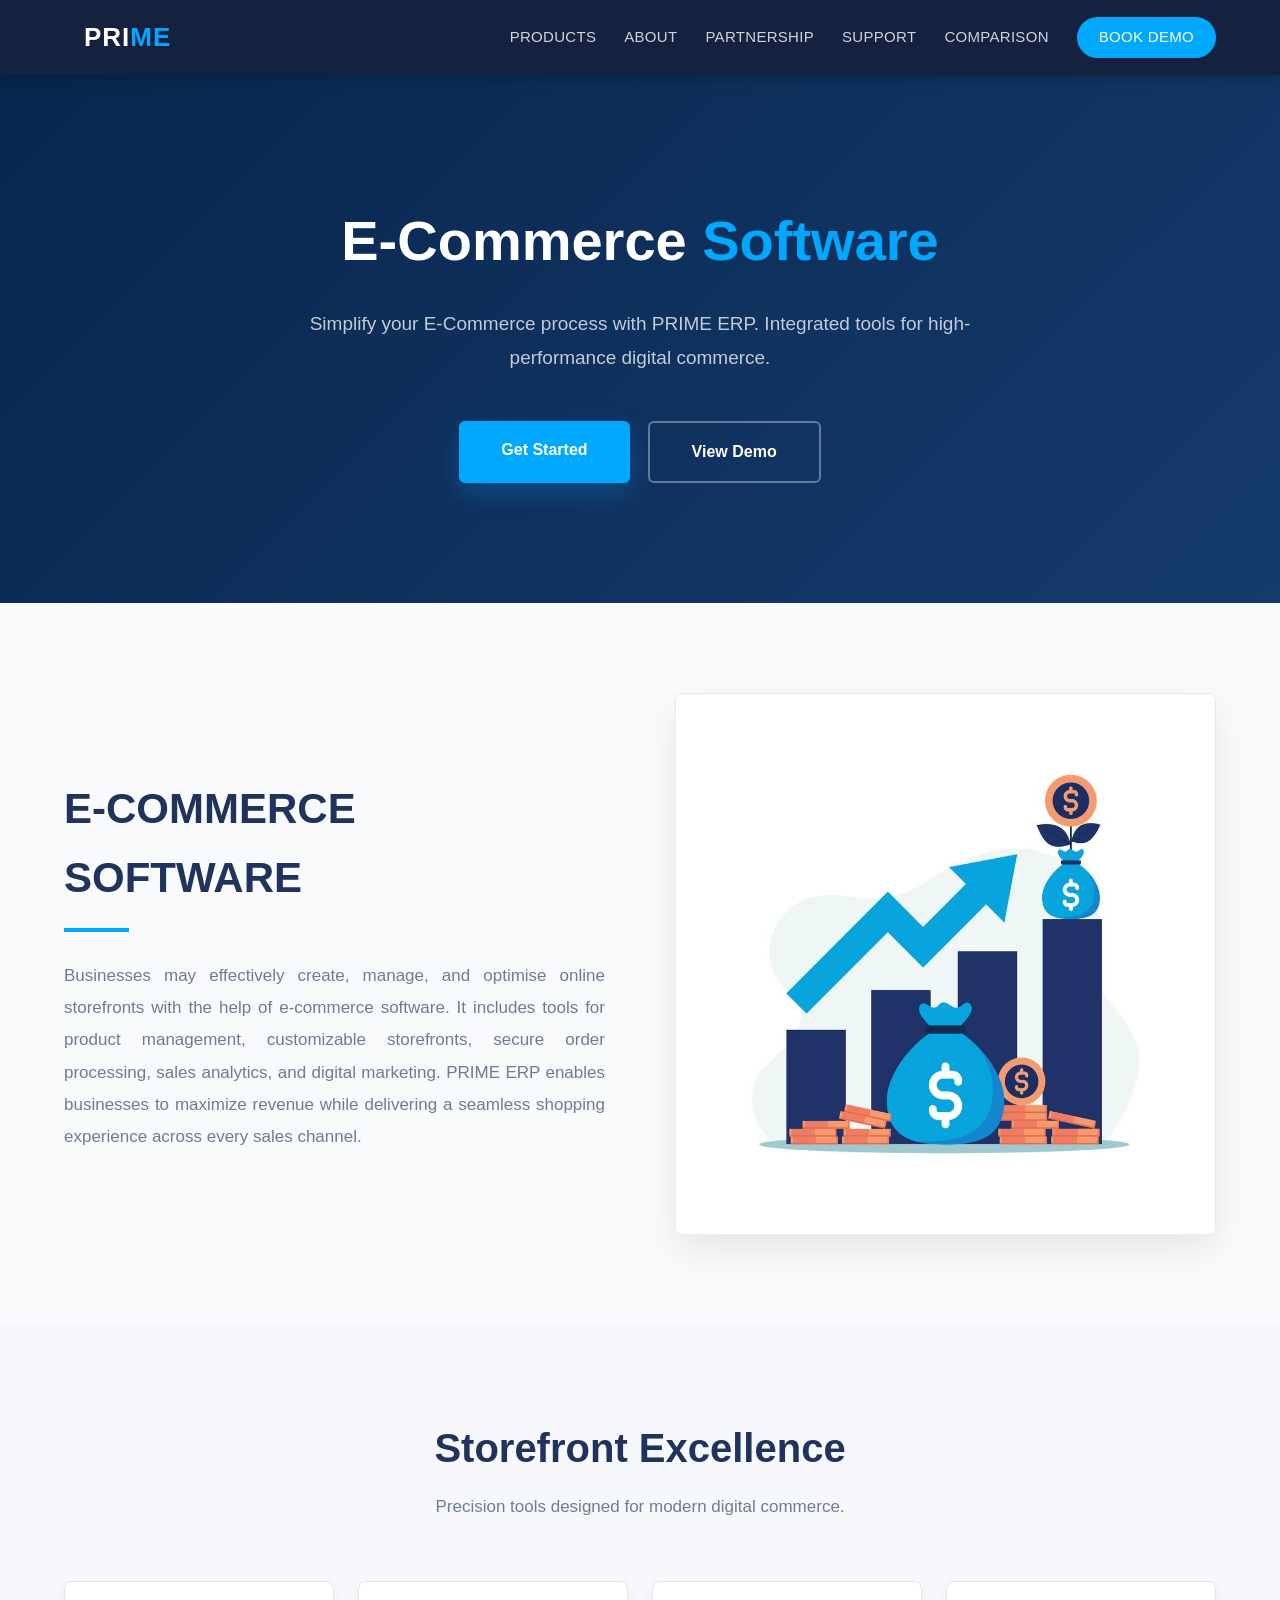
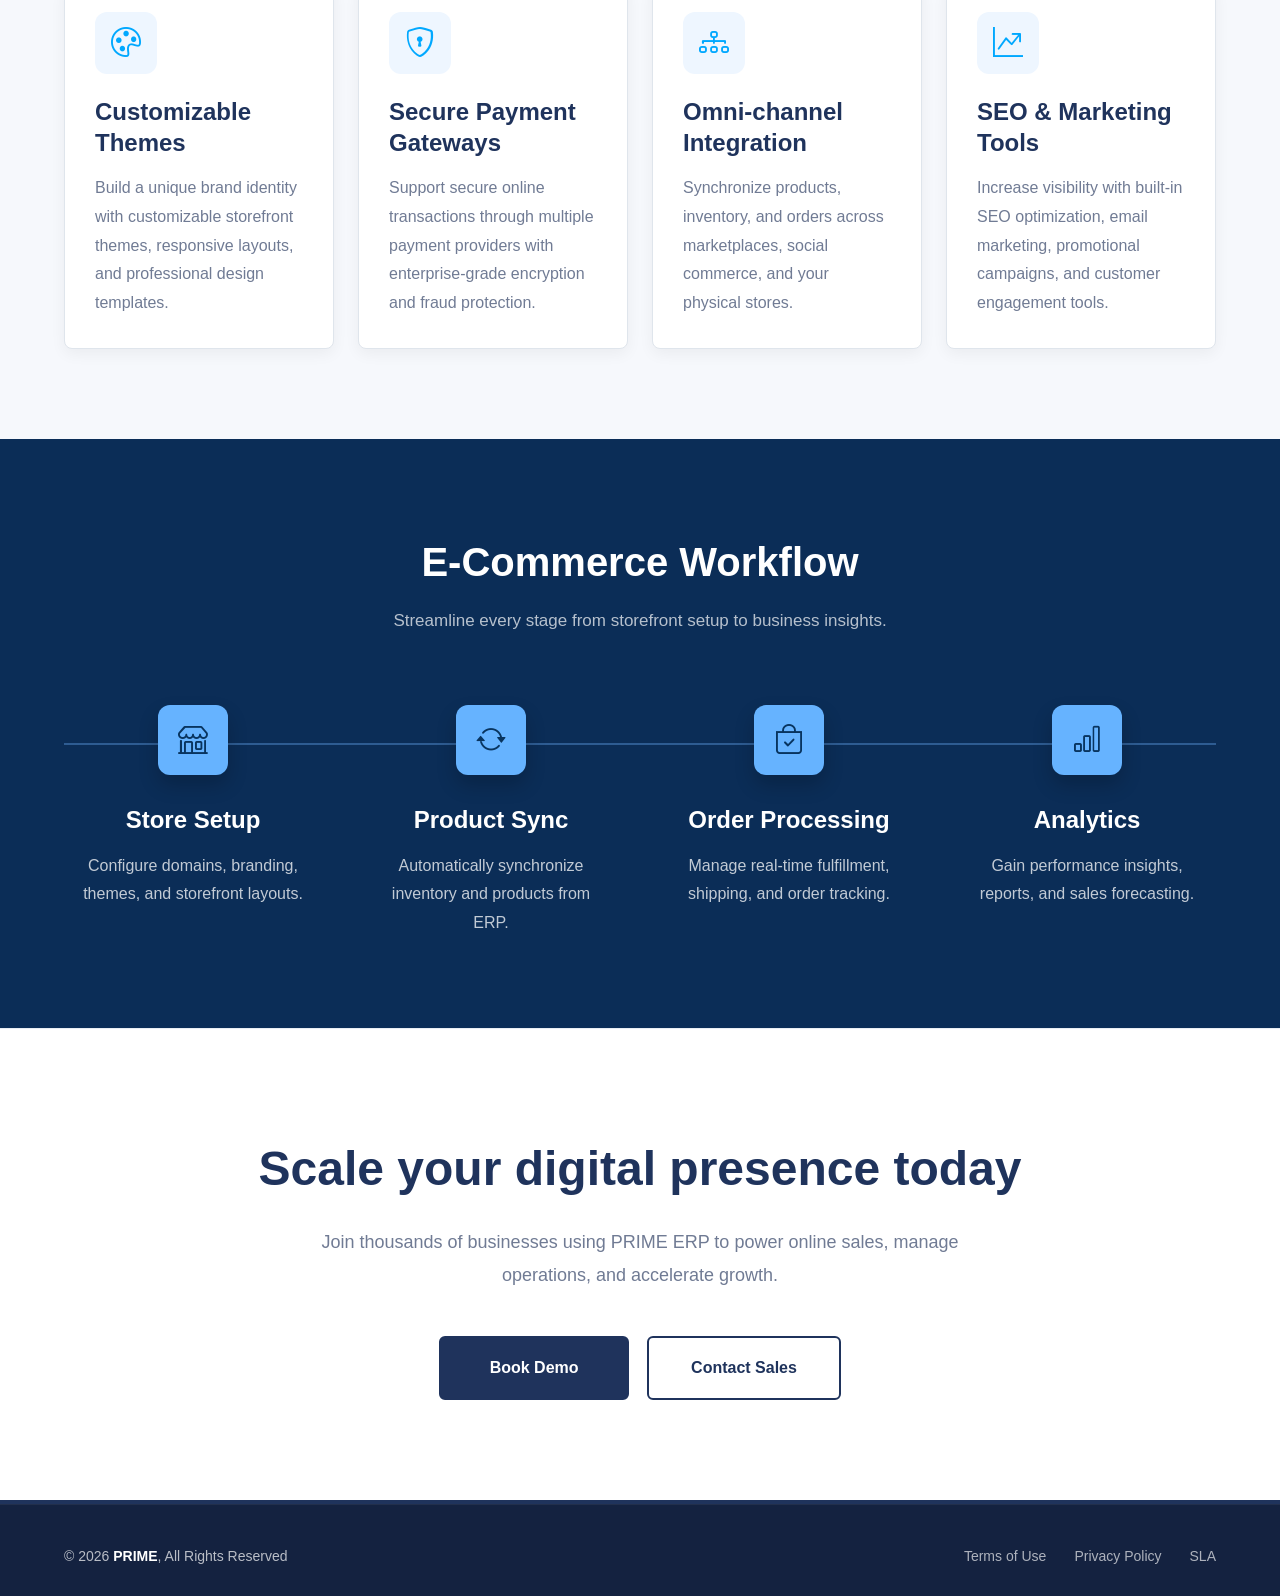
<file: e-commerce.html>
<!DOCTYPE html>
<html lang="en">

<head>
    <meta charset="UTF-8">
    <meta name="viewport" content="width=device-width, initial-scale=1.0">
    <title>E-COMMERCE Software</title>

    <link rel="stylesheet" href="./css/global.css">
    <link rel="stylesheet" href="https://cdn.jsdelivr.net/npm/bootstrap-icons@1.13.1/font/bootstrap-icons.min.css">
    <style>
        /* ============================================================
   E-COMMERCE HERO
============================================================ */
        .ecommerce-hero {
            background: linear-gradient(135deg, #08264d 0%, #153b6d 100%);
            padding: 120px 20px;
            text-align: center;
        }

        .ecommerce-hero h1 {
            font-size: 56px;
            color: #fff;
            font-weight: 700;
            margin-bottom: 20px;
        }

        .ecommerce-hero h1 span {
            color: var(--accent);
        }

        .ecommerce-hero p {
            max-width: 700px;
            margin: 0 auto 45px;
            color: rgba(255, 255, 255, .75);
            font-size: 19px;
            line-height: 1.8;
        }

        .ecommerce-hero-buttons {
            display: flex;
            justify-content: center;
            gap: 18px;
            flex-wrap: wrap;
        }

        .ecommerce-btn-primary {
            background: var(--accent);
            color: #fff;
            padding: 16px 42px;
            border-radius: 6px;
            font-weight: 600;
            transition: .3s;
            box-shadow: 0 10px 25px rgba(0, 168, 255, .25);
        }

        .ecommerce-btn-primary:hover {
            background: #0095e6;
            transform: translateY(-3px);
        }

        .ecommerce-btn-secondary {
            padding: 16px 42px;
            border: 2px solid rgba(255, 255, 255, .35);
            color: #fff;
            border-radius: 6px;
            font-weight: 600;
            transition: .3s;
        }

        .ecommerce-btn-secondary:hover {
            background: rgba(255, 255, 255, .12);
        }

        /* ============================================================
   E-COMMERCE INTRODUCTION
============================================================ */
        .ecommerce-intro {
            padding: 90px 0;
            background: #f8fafc;
        }

        .ecommerce-wrapper {
            display: grid;
            grid-template-columns: 1fr 1fr;
            gap: 70px;
            align-items: center;
        }

        .ecommerce-content h2 {
            font-size: 42px;
            color: var(--primary);
            text-transform: uppercase;
            margin-bottom: 15px;
        }

        .ecommerce-line {
            width: 65px;
            height: 4px;
            background: var(--accent);
            margin-bottom: 28px;
        }

        .ecommerce-content p {
            color: var(--text-light);
            font-size: 17px;
            line-height: 1.9;
            text-align: justify;
        }

        .ecommerce-image {
            text-align: right;
        }

        .ecommerce-image img {
            width: 100%;
            max-width: 620px;
            border-radius: 8px;
            border: 1px solid #e5eaf0;
            box-shadow: 0 15px 35px rgba(0, 0, 0, .08);
        }

        /* ============================================================
   E-COMMERCE FEATURES
============================================================ */
        .ecommerce-features {
            padding: 90px 0;
            background: var(--bg-gray);
        }

        .ecommerce-features-title {
            text-align: center;
            margin-bottom: 60px;
        }

        .ecommerce-features-title h2 {
            font-size: 40px;
            color: var(--primary);
            margin-bottom: 12px;
        }

        .ecommerce-features-title p {
            color: var(--text-light);
            font-size: 17px;
        }

        .ecommerce-features-grid {
            display: grid;
            grid-template-columns: repeat(4, 1fr);
            gap: 24px;
        }

        .ecommerce-card {
            background: #fff;
            border: 1px solid #dfe5ec;
            border-radius: 8px;
            padding: 30px;
            transition: .35s;
            box-shadow: 0 5px 15px rgba(0, 0, 0, .05);
        }

        .ecommerce-card:hover {
            transform: translateY(-6px);
            box-shadow: 0 18px 35px rgba(0, 0, 0, .08);
        }

        .ecommerce-icon {
            width: 62px;
            height: 62px;
            border-radius: 12px;
            background: #eef6ff;
            display: flex;
            justify-content: center;
            align-items: center;
            margin-bottom: 22px;
        }

        .ecommerce-icon i {
            font-size: 30px;
            color: var(--accent);
        }

        .ecommerce-card h3 {
            color: var(--primary);
            font-size: 24px;
            margin-bottom: 16px;
            line-height: 1.3;
        }

        .ecommerce-card p {
            color: var(--text-light);
            font-size: 16px;
            line-height: 1.8;
        }

        /* ============================================================
   E-COMMERCE WORKFLOW
============================================================ */
        .ecommerce-workflow {
            background: #0b2d57;
            padding: 90px 0;
        }

        .ecommerce-workflow-title {
            text-align: center;
            margin-bottom: 70px;
        }

        .ecommerce-workflow-title h2 {
            color: #fff;
            font-size: 40px;
            margin-bottom: 12px;
        }

        .ecommerce-workflow-title p {
            color: rgba(255, 255, 255, .7);
            font-size: 17px;
        }

        .ecommerce-workflow-grid {
            display: grid;
            grid-template-columns: repeat(4, 1fr);
            gap: 40px;
            position: relative;
        }

        .ecommerce-workflow-grid::before {
            content: "";
            position: absolute;
            top: 38px;
            left: 0;
            width: 100%;
            height: 2px;
            background: rgba(111, 181, 255, .35);
        }

        .workflow-item {
            position: relative;
            text-align: center;
            z-index: 2;
        }

        .workflow-icon {
            width: 70px;
            height: 70px;
            margin: 0 auto 25px;
            border-radius: 12px;
            background: #66b3ff;
            display: flex;
            justify-content: center;
            align-items: center;
            box-shadow: 0 10px 20px rgba(0, 0, 0, .2);
        }

        .workflow-icon i {
            font-size: 30px;
            color: #08345f;
        }

        .workflow-item h3 {
            color: #fff;
            font-size: 24px;
            margin-bottom: 12px;
        }

        .workflow-item p {
            color: rgba(255, 255, 255, .75);
            font-size: 16px;
            line-height: 1.8;
            max-width: 220px;
            margin: auto;
        }

        /* ============================================================
   E-COMMERCE CTA
============================================================ */
        .ecommerce-cta {
            padding: 100px 20px;
            background: #ffffff;
            text-align: center;
            border-top: 1px solid #e8edf3;
            border-bottom: 4px solid var(--primary);
        }

        .ecommerce-cta h2 {
            font-size: 48px;
            color: var(--primary);
            font-weight: 700;
            margin-bottom: 18px;
        }

        .ecommerce-cta p {
            max-width: 700px;
            margin: 0 auto 45px;
            color: var(--text-light);
            font-size: 18px;
            line-height: 1.8;
        }

        .ecommerce-cta-buttons {
            display: flex;
            justify-content: center;
            gap: 18px;
            flex-wrap: wrap;
        }

        .ecommerce-cta-primary {
            display: inline-block;
            min-width: 190px;
            padding: 17px 42px;
            background: var(--primary);
            color: #fff;
            border: 2px solid var(--primary);
            border-radius: 6px;
            font-weight: 600;
            transition: .35s;
            text-align: center;
        }

        .ecommerce-cta-primary:hover {
            background: #0a4d94;
            border-color: #0a4d94;
            transform: translateY(-3px);
        }

        .ecommerce-cta-secondary {
            display: inline-block;
            min-width: 190px;
            padding: 17px 42px;
            background: #fff;
            color: var(--primary);
            border: 2px solid var(--primary);
            border-radius: 6px;
            font-weight: 600;
            transition: .35s;
            text-align: center;
        }

        .ecommerce-cta-secondary:hover {
            background: var(--primary);
            color: #fff;
            transform: translateY(-3px);
        }

        /* ============================================================
   RESPONSIVE
============================================================ */
        /* ---------- Large Tablet ---------- */
        @media (max-width:1200px) {
            .ecommerce-features-grid {
                grid-template-columns: repeat(2, 1fr);
            }
        }

        /* ---------- Tablet ---------- */
        @media (max-width:992px) {

            /* Introduction */
            .ecommerce-wrapper {
                grid-template-columns: 1fr;
                gap: 45px;
            }

            .ecommerce-content {
                text-align: center;
            }

            .ecommerce-line {
                margin: 0 auto 25px;
            }

            .ecommerce-content p {
                text-align: center;
            }

            .ecommerce-image {
                text-align: center;
            }

            /* Workflow */
            .ecommerce-workflow-grid {
                grid-template-columns: repeat(2, 1fr);
                gap: 60px 40px;
            }

            .ecommerce-workflow-grid::before {
                display: none;
            }

        }


        /* ---------- Mobile ---------- */
        @media (max-width:768px) {

            /* Hero */
            .ecommerce-hero {
                padding: 90px 20px;
            }

            .ecommerce-hero h1 {
                font-size: 38px;
            }

            .ecommerce-hero p {
                font-size: 16px;
            }

            .ecommerce-btn-primary,
            .ecommerce-btn-secondary {
                width: 100%;
                max-width: 260px;
            }

            /* Introduction */
            .ecommerce-intro {
                padding: 70px 0;
            }

            .ecommerce-content h2 {
                font-size: 32px;
            }

            .ecommerce-content p {
                font-size: 16px;
            }

            /* Features */
            .ecommerce-features {
                padding: 70px 0;
            }

            .ecommerce-features-title h2 {
                font-size: 32px;
            }

            .ecommerce-features-grid {
                grid-template-columns: 1fr;
            }

            .ecommerce-card {
                padding: 25px;
            }

            .ecommerce-card h3 {
                font-size: 22px;
            }

            /* Workflow */
            .ecommerce-workflow {
                padding: 70px 0;
            }

            .ecommerce-workflow-title h2 {
                font-size: 32px;
            }

            .ecommerce-workflow-grid {
                grid-template-columns: 1fr;
            }

            .workflow-item {
                max-width: 320px;
                margin: auto;
            }

            /* CTA */
            .ecommerce-cta {
                padding: 70px 20px;
            }

            .ecommerce-cta h2 {
                font-size: 34px;
            }

            .ecommerce-cta p {
                font-size: 16px;
            }

            .ecommerce-cta-primary,
            .ecommerce-cta-secondary {
                width: 100%;
                max-width: 300px;
            }

            /* Support Page */
            .support-wrapper {
                grid-template-columns: 1fr;
            }

            .form-grid {
                grid-template-columns: 1fr;
            }

            .form-group.full {
                grid-column: auto;
            }

            .contact-card,
            .contact-form {
                padding: 25px;
            }
        }


        /* ---------- Small Mobile ---------- */
        @media (max-width:480px) {
            .ecommerce-hero h1 {
                font-size: 30px;
            }

            .ecommerce-content h2 {
                font-size: 28px;
            }

            .workflow-item h3 {
                font-size: 22px;
            }

            .ecommerce-cta h2 {
                font-size: 28px;
            }

        }
    </style>
</head>

<body>
    <!--=========================================================
        NAVBAR
    ==========================================================-->

    <header class="navbar">
        <div class="container">
            <a href="./index.html" class="logo">
                PRI<span>ME</span>
            </a>
            <!-- hambuger -->
            <button class="hamburger" id="hamburger" aria-label="Toggle navigation">
            <span></span>
            <span></span>
            <span></span>
            </button>

            <nav class="nav-links" id="navLinks">
                <div class="dropdown">
                    <a href="./Product.html">PRODUCTS</a>
                    <div class="dropdown-menu">
                        <li><a href="./sales.html">
                                <i class="bi bi-graph-up"></i>Sales
                            </a></li>
                        <li><a href="./purchase.html">
                                <i class="bi bi-cart3"></i>Purchase
                            </a></li>
                        <li><a href="./inventory.html">
                                <i class="bi bi-box-seam"></i>Inventory
                            </a></li>
                        <li><a href="./manufacturing.html">
                                <i class="bi bi-buildings"></i>Manufacturing
                            </a></li>
                        <li><a href="./pos.html">
                                <i class="bi bi-credit-card"></i>POS
                            </a></li>
                        <li><a href="./e-commerce.html">
                                <i class="bi bi-globe2"></i>E-Commerce
                            </a></li>
                    </div>
                </div>

                <a href="./about.html">ABOUT</a>
                <a href="./partnership.html">PARTNERSHIP</a>
                <a href="./support.html">SUPPORT</a>
                <a href="./comparison.html">COMPARISON</a>
                <a href="#" class="btn-demo">BOOK DEMO</a>
            </nav>
        </div>
        
        <div class="nav-overlay" id="navOverlay"></div>
    </header>

    <!-- ============================================================
     E-COMMERCE HERO
============================================================ -->

    <section class="ecommerce-hero">
        <div class="container">
            <h1>
                E-Commerce <span>Software</span>
            </h1>

            <p>
                Simplify your E-Commerce process with PRIME ERP.
                Integrated tools for high-performance digital commerce.
            </p>

            <div class="ecommerce-hero-buttons">
                <a href="#" class="ecommerce-btn-primary">
                    Get Started
                </a>

                <a href="#" class="ecommerce-btn-secondary">
                    View Demo
                </a>
            </div>
        </div>
    </section>

    <!-- ============================================================
     E-COMMERCE INTRODUCTION
============================================================ -->

    <section class="ecommerce-intro">
        <div class="container">
            <div class="ecommerce-wrapper">
                <!-- Left -->
                <div class="ecommerce-content">
                    <h2>
                        E-Commerce Software
                    </h2>
                    <div class="ecommerce-line"></div>

                    <p>
                        Businesses may effectively create, manage, and optimise
                        online storefronts with the help of e-commerce software.
                        It includes tools for product management, customizable
                        storefronts, secure order processing, sales analytics,
                        and digital marketing. PRIME ERP enables businesses to
                        maximize revenue while delivering a seamless shopping
                        experience across every sales channel.
                    </p>
                </div>

                <!-- Right -->
                <div class="ecommerce-image">
                    <img src="Image/business-growth-illustration-concept-in-flat-style-money-coin-profit-graph-icon-suitable-for-many-purposes-vector.jpg"
                        alt="E-Commerce Software">
                </div>
            </div>
        </div>
    </section>

    <!-- ============================================================
     E-COMMERCE FEATURES
============================================================ -->
    <section class="ecommerce-features">
        <div class="container">
            <div class="ecommerce-features-title">
                <h2>
                    Storefront Excellence
                </h2>
                <p>
                    Precision tools designed for modern digital commerce.
                </p>
            </div>

            <div class="ecommerce-features-grid">
                <!-- Card 1 -->
                <div class="ecommerce-card">
                    <div class="ecommerce-icon">
                        <i class="bi bi-palette"></i>
                    </div>
                    <h3>
                        Customizable Themes
                    </h3>

                    <p>
                        Build a unique brand identity with customizable storefront themes, responsive layouts, and
                        professional design templates.
                    </p>
                </div>

                <!-- Card 2 -->
                <div class="ecommerce-card">
                    <div class="ecommerce-icon">
                        <i class="bi bi-shield-lock"></i>
                    </div>

                    <h3>
                        Secure Payment Gateways
                    </h3>

                    <p>
                        Support secure online transactions through multiple payment providers with enterprise-grade
                        encryption and fraud protection.
                    </p>
                </div>

                <!-- Card 3 -->
                <div class="ecommerce-card">
                    <div class="ecommerce-icon">
                        <i class="bi bi-diagram-3"></i>
                    </div>

                    <h3>
                        Omni-channel Integration
                    </h3>

                    <p>
                        Synchronize products, inventory, and orders across marketplaces, social commerce, and your
                        physical stores.
                    </p>
                </div>

                <!-- Card 4 -->
                <div class="ecommerce-card">
                    <div class="ecommerce-icon">
                        <i class="bi bi-graph-up-arrow"></i>
                    </div>

                    <h3>
                        SEO & Marketing Tools
                    </h3>

                    <p>
                        Increase visibility with built-in SEO optimization, email marketing, promotional campaigns, and
                        customer engagement tools.
                    </p>
                </div>
            </div>
        </div>
    </section>

    <!-- ============================================================
     E-COMMERCE WORKFLOW
============================================================ -->
    <section class="ecommerce-workflow">
        <div class="container">
            <div class="ecommerce-workflow-title">
                <h2>
                    E-Commerce Workflow
                </h2>

                <p>
                    Streamline every stage from storefront setup to business insights.
                </p>
            </div>

            <div class="ecommerce-workflow-grid">
                <!-- Step 1 -->
                <div class="workflow-item">
                    <div class="workflow-icon">
                        <i class="bi bi-shop"></i>
                    </div>

                    <h3>
                        Store Setup
                    </h3>

                    <p>
                        Configure domains, branding, themes, and storefront layouts.
                    </p>
                </div>

                <!-- Step 2 -->
                <div class="workflow-item">
                    <div class="workflow-icon">
                        <i class="bi bi-arrow-repeat"></i>
                    </div>

                    <h3>
                        Product Sync
                    </h3>

                    <p>
                        Automatically synchronize inventory and products from ERP.
                    </p>
                </div>

                <!-- Step 3 -->
                <div class="workflow-item">
                    <div class="workflow-icon">
                        <i class="bi bi-bag-check"></i>
                    </div>

                    <h3>
                        Order Processing
                    </h3>

                    <p>
                        Manage real-time fulfillment, shipping, and order tracking.
                    </p>
                </div>

                <!-- Step 4 -->
                <div class="workflow-item">
                    <div class="workflow-icon">
                        <i class="bi bi-bar-chart"></i>
                    </div>
                    <h3>
                        Analytics
                    </h3>

                    <p>
                        Gain performance insights, reports, and sales forecasting.
                    </p>
                </div>
            </div>
        </div>
    </section>

    <!-- ============================================================
     E-COMMERCE CTA
============================================================ -->
    <section class="ecommerce-cta">
        <div class="container">
            <h2>
                Scale your digital presence today
            </h2>

            <p>
                Join thousands of businesses using PRIME ERP to power
                online sales, manage operations, and accelerate growth.
            </p>

            <div class="ecommerce-cta-buttons">
                <a href="#" class="ecommerce-cta-primary">
                    Book Demo
                </a>

                <a href="support.html" class="ecommerce-cta-secondary">
                    Contact Sales
                </a>
            </div>
        </div>
    </section>

    <!--=========================================================
        FOOTER
==========================================================-->
    <footer class="footer">
        <div class="container">
            <div class="copy">
                &copy; 2026 <strong>PRIME</strong>, All Rights Reserved
            </div>

            <div class="footer-links">
                <a href="#">Terms of Use</a>
                <a href="#">Privacy Policy</a>
                <a href="#">SLA</a>
            </div>
        </div>
    </footer>
<script src="./nav-bar.js"></script>
</body>

</html>
</file>
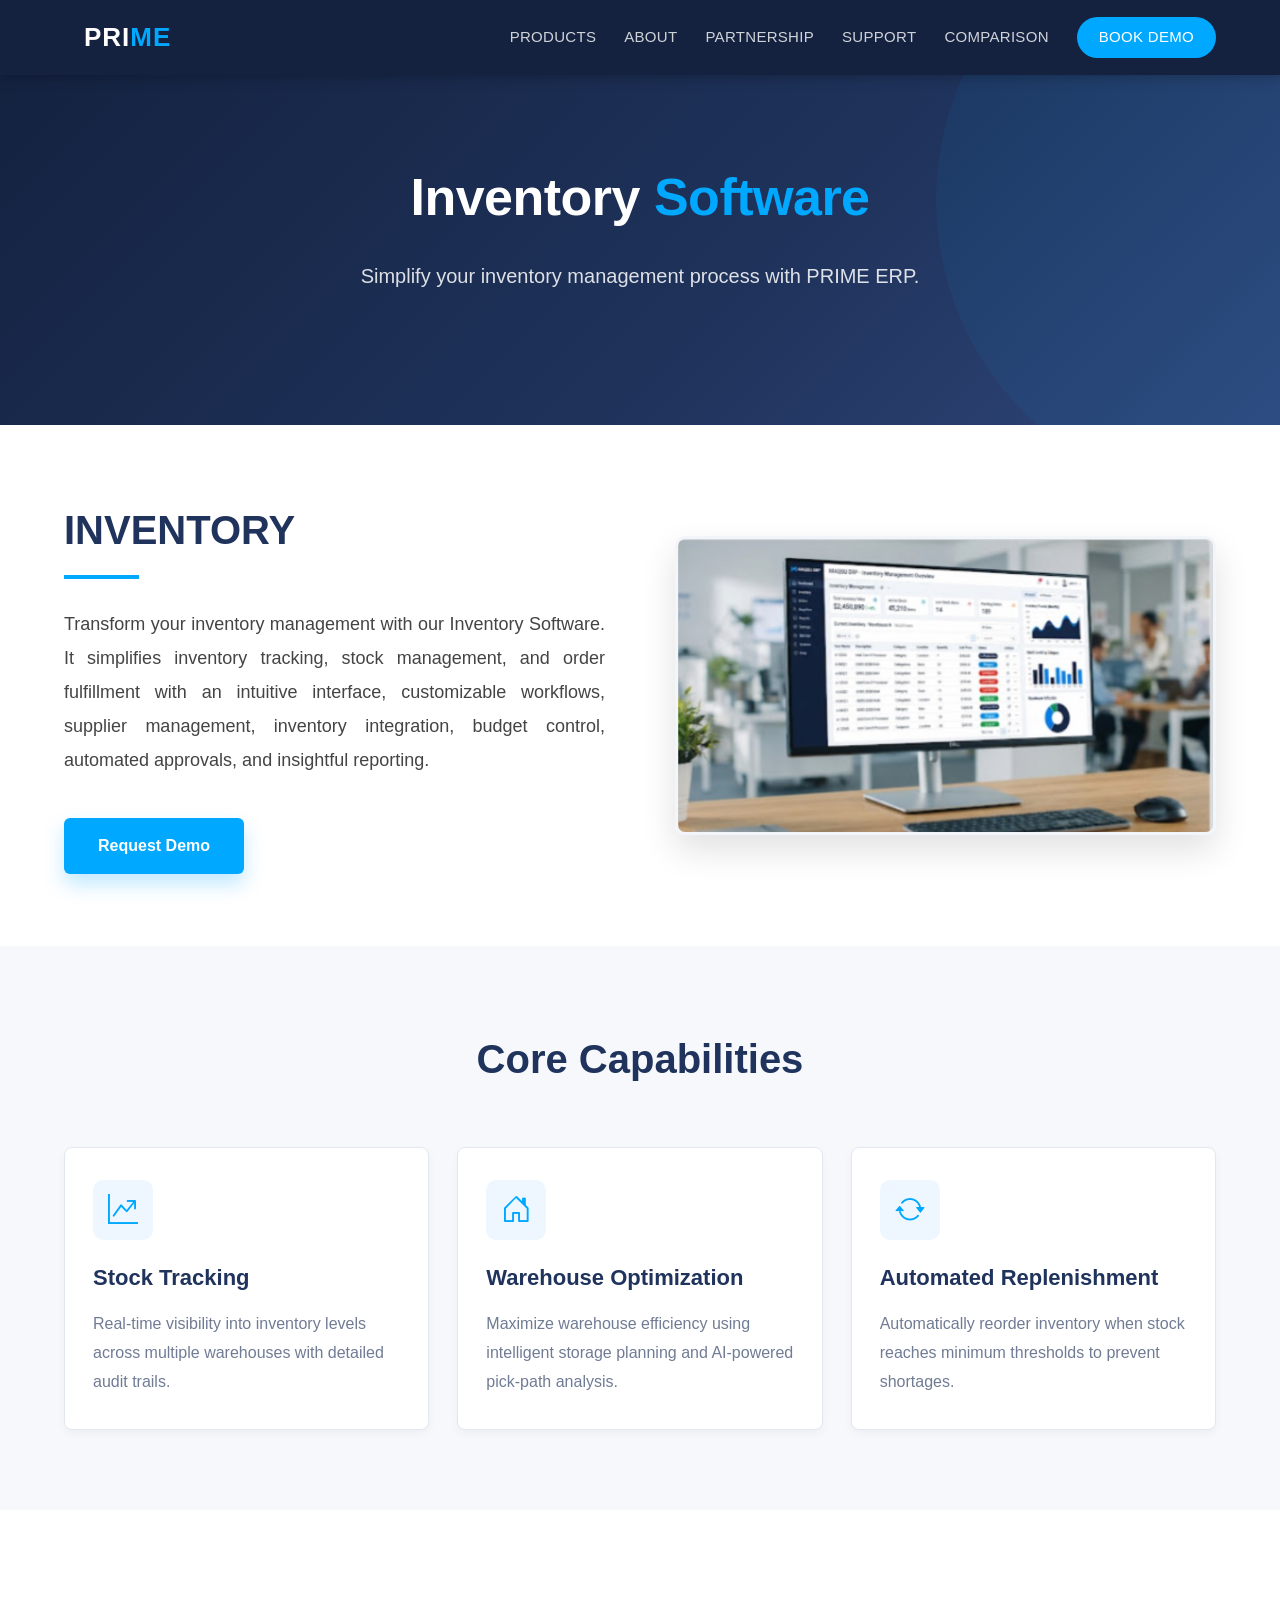
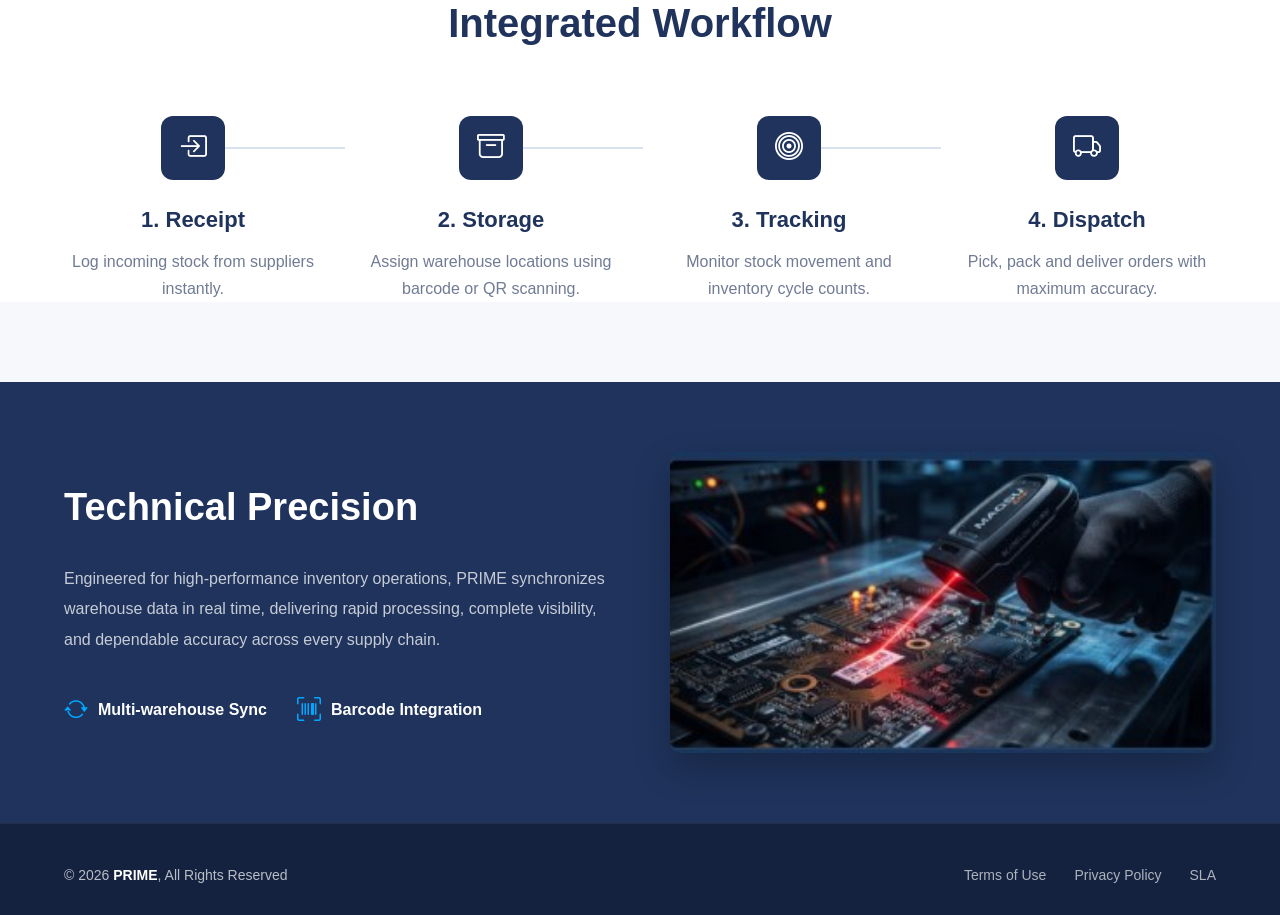
<file: Inventory.html>
<!DOCTYPE html>
<html lang="en">

<head>
    <meta charset="UTF-8">
    <meta name="viewport" content="width=device-width, initial-scale=1.0">
    <title>PRIME | Inventory Software</title>

    <link rel="stylesheet" href="./css/global.css">
    <link rel="stylesheet" href="https://cdn.jsdelivr.net/npm/bootstrap-icons@1.13.1/font/bootstrap-icons.min.css">
    <style>
        /* ============================================================
           Inventory Introduction
        ============================================================ */
        .inventory-intro {
            display: flex;
            align-items: center;
            justify-content: space-between;
            gap: 60px;
        }

        /* ============================================================
           Inventory Introduction
        ============================================================ */
        .inventory-intro {
            display: grid;
            grid-template-columns: 1fr 1fr;
            gap: 70px;
            align-items: center;
        }

        .inventory-content h2 {
            font-size: 40px;
            color: var(--primary);
            text-transform: uppercase;
            margin-bottom: 12px;
        }

        .inventory-content .line {
            width: 75px;
            height: 4px;
            background: var(--accent);
            margin-bottom: 28px;
        }

        .inventory-content p {
            font-size: 18px;
            color: var(--text-normal);
            line-height: 1.9;
            text-align: justify;
            margin-bottom: 40px;
        }

        .inventory-btn {
            display: inline-block;
            background: var(--accent);
            color: var(--text-white);
            padding: 15px 34px;
            border-radius: 6px;
            font-weight: 600;
            transition: .3s;
            box-shadow: 0 10px 20px rgba(0, 168, 255, .25);
        }

        .inventory-btn:hover {
            background: #0095e6;
            transform: translateY(-3px);
        }

        .inventory-image {
            text-align: right;
        }

        .inventory-image img {
            width: 100%;
            max-width: 600px;
            border-radius: 10px;
            border: 3px solid #f2f5fa;
            box-shadow: 0 15px 35px rgba(0, 0, 0, .12);
        }

        /* ============================================================
           INVENTORY CORE CAPABILITIES
        ============================================================ */
        .inventory-core {
            padding: 80px 0;
            background: var(--bg-gray);
        }

        .inventory-core-title {
            text-align: center;
            margin-bottom: 55px;
        }

        .inventory-core-title h2 {
            font-size: 40px;
            color: var(--primary);
        }

        .inventory-core-grid {
            display: grid;
            grid-template-columns: repeat(3, 1fr);
            gap: 28px;
        }

        .inventory-card {
            background: var(--bg-white);
            border: 1px solid var(--border-color);
            border-radius: var(--radius-md);
            padding: 32px 28px;
            transition: .3s;
            box-shadow: 0 4px 10px rgba(0, 0, 0, .04);
        }

        .inventory-card:hover {
            transform: translateY(-6px);
            box-shadow: 0 15px 30px rgba(0, 0, 0, .08);
        }

        .inventory-icon {
            width: 60px;
            height: 60px;
            background: #eef7ff;
            border-radius: 10px;
            display: flex;
            justify-content: center;
            align-items: center;
            margin-bottom: 20px;
        }

        .inventory-icon i {
            color: var(--accent);
            font-size: 30px;
        }

        .inventory-card h3 {
            color: var(--primary);
            font-size: 22px;
            margin-bottom: 14px;
        }

        .inventory-card p {
            color: var(--text-light);
            line-height: 1.8;
            font-size: 16px;
        }

        /* ============================================================
           INVENTORY WORKFLOW
        ============================================================ */
        .inventory-workflow {
            background: var(--bg-white);
            padding: 80px 0 0;
        }

        .workflow-title {
            text-align: center;
            margin-bottom: 60px;
        }

        .workflow-title h2 {
            font-size: 40px;
            color: var(--primary);
        }

        .workflow-grid {
            display: grid;
            grid-template-columns: repeat(4, 1fr);
            gap: 40px;
            position: relative;
        }

        .workflow-step {
            text-align: center;
            position: relative;
        }

        .workflow-icon {
            width: 64px;
            height: 64px;
            margin: 0 auto 22px;
            background: var(--primary);
            color: white;
            border-radius: 12px;
            display: flex;
            justify-content: center;
            align-items: center;
            font-size: 28px;
            position: relative;
        }

        .workflow-step:not(:last-child) .workflow-icon::after {
            content: "";
            position: absolute;
            left: 100%;
            top: 50%;
            width: 120px;
            height: 2px;
            background: #d9e2ef;
            transform: translateY(-50%);
        }

        .workflow-step h3 {
            color: var(--primary);
            font-size: 22px;
            margin-bottom: 10px;
        }

        .workflow-step p {
            color: var(--text-light);
            line-height: 1.7;
        }

        /* ============================================================
           Technical Precision
        ============================================================ */
        .inventory-tech {
            margin-top: 80px;
            background: var(--primary);
            padding: 70px 0;
        }

        .inventory-tech-wrapper {
            display: grid;
            grid-template-columns: 1fr 1fr;
            gap: 60px;
            align-items: center;
        }

        .tech-content h2 {
            color: white;
            font-size: 38px;
            margin-bottom: 25px;
        }

        .tech-content p {
            color: rgba(255, 255, 255, .75);
            line-height: 1.9;
            margin-bottom: 35px;
        }

        .tech-list {
            display: flex;
            gap: 30px;
            flex-wrap: wrap;
        }

        .tech-list div {
            display: flex;
            align-items: center;
            gap: 10px;
            color: white;
            font-weight: 600;
        }

        .tech-list i {
            color: var(--accent);
            font-size: 24px;
        }

        .tech-image {
            text-align: right;
        }

        .tech-image img {
            width: 100%;
            max-width: 560px;
            border-radius: 10px;
            box-shadow: 0 15px 35px rgba(0, 0, 0, .25);
        }

        /* ============================================================
           RESPONSIVE
        ============================================================ */
        /* ---------- Tablet ---------- */
        @media (max-width:992px) {
            /* Inventory Intro */
            .inventory-intro {
                grid-template-columns: 1fr;
                text-align: center;
                gap: 50px;
            }

            .inventory-content .line {
                margin: 0 auto 28px;
            }

            .inventory-content p {
                text-align: center;
            }

            .inventory-image {
                text-align: center;
            }

            /* Core */
            .inventory-core-grid {
                grid-template-columns: repeat(2, 1fr);
            }

            /* Workflow */
            .workflow-grid {
                grid-template-columns: repeat(2, 1fr);
                gap: 40px;
            }

            .workflow-step .workflow-icon::after {
                display: none;
            }

            /* Technical */
            .inventory-tech-wrapper {
                grid-template-columns: 1fr;
                text-align: center;
                gap: 40px;
            }

            .tech-image {
                text-align: center;
            }

            .tech-list {
                justify-content: center;
            }

            /* Existing Global */
            .support-wrapper {
                grid-template-columns: 1fr;
            }
        }

        /* ---------- Mobile ---------- */
        @media (max-width:768px) {
            /* Hero */
            .hero h1 {
                font-size: 34px;
            }

            .hero p {
                font-size: 16px;
            }

            /* Inventory Intro */
            .inventory-content h2 {
                font-size: 34px;
            }

            .inventory-content p {
                font-size: 16px;
            }

            .inventory-btn {
                display: block;
                width: 100%;
                text-align: center;
            }

            /* Core */
            .inventory-core {
                padding: 60px 0;
            }

            .inventory-core-title h2 {
                font-size: 32px;
            }

            .inventory-core-grid {
                grid-template-columns: 1fr;
            }

            .inventory-card {
                padding: 25px;
            }

            .inventory-card h3 {
                font-size: 20px;
            }

            /* Workflow */
            .workflow-title h2 {
                font-size: 32px;
            }

            .workflow-grid {
                grid-template-columns: 1fr;
                gap: 35px;
            }

            .workflow-step h3 {
                font-size: 20px;
            }

            .workflow-icon::after {
                display: none !important;
            }

            /* Technical */
            .inventory-tech {
                padding: 60px 0;
            }

            .tech-content h2 {
                font-size: 30px;
            }

            .tech-content p {
                font-size: 16px;
            }

            .tech-list {
                flex-direction: column;
                align-items: center;
                gap: 18px;
            }

            /* Existing Global */
            .form-grid {
                grid-template-columns: 1fr;
            }

            .form-group.full {
                grid-column: auto;
            }

            .contact-card,
            .contact-form {
                padding: 25px;
            }
        }
    </style>
</head>

<body>
    <!--=========================================================
        NAVBAR
    ==========================================================-->
    <header class="navbar">
        <div class="container">
            <a href="./index.html" class="logo">
                PRI<span>ME</span>
            </a>
            <!-- hambuger -->
            <button class="hamburger" id="hamburger" aria-label="Toggle navigation">
            <span></span>
            <span></span>
            <span></span>
            </button>

            <nav class="nav-links" id="navLinks">
                <div class="dropdown">
                    <a href="./Product.html">PRODUCTS</a>
                    <div class="dropdown-menu">
                        <li><a href="./sales.html">
                                <i class="bi bi-graph-up"></i>Sales
                            </a></li>
                        <li><a href="./purchase.html">
                                <i class="bi bi-cart3"></i>Purchase
                            </a></li>
                        <li><a href="./inventory.html">
                                <i class="bi bi-box-seam"></i>Inventory
                            </a></li>
                        <li><a href="./manufacturing.html">
                                <i class="bi bi-buildings"></i>Manufacturing
                            </a></li>
                        <li><a href="./pos.html">
                                <i class="bi bi-credit-card"></i>POS
                            </a></li>
                        <li><a href="./e-commerce.html">
                                <i class="bi bi-globe2"></i>E-Commerce
                            </a></li>
                    </div>
                </div>

                <a href="./about.html">ABOUT</a>
                <a href="./partnership.html">PARTNERSHIP</a>
                <a href="./support.html">SUPPORT</a>
                <a href="./comparison.html">COMPARISON</a>
                <a href="#" class="btn-demo">BOOK DEMO</a>
            </nav>
        </div>
        
        <div class="nav-overlay" id="navOverlay"></div>
    </header>

    <!-- ============================================================
     HERO
    ============================================================ -->
    <section class="hero">
        <div class="container">
            <h1>
                Inventory <span class="highlight">Software</span>
            </h1>

            <p>
                Simplify your inventory management process with PRIME ERP.
            </p>
        </div>
    </section>

    <!-- ============================================================
     INVENTORY INTRODUCTION
    ============================================================ -->
    <section class="section section-light">
        <div class="container">
            <div class="inventory-intro">
                <div class="inventory-content">
                    <h2>INVENTORY</h2>
                    <div class="line"></div>
                    <p>
                        Transform your inventory management with our Inventory
                        Software. It simplifies inventory tracking, stock
                        management, and order fulfillment with an intuitive
                        interface, customizable workflows, supplier management,
                        inventory integration, budget control, automated approvals,
                        and insightful reporting.
                    </p>
                    <a href="#" class="inventory-btn">
                        Request Demo
                    </a>
                </div>

                <div class="inventory-image">
                    <img src="Image/Screenshot 2026-07-15 235838.jpg" alt="Inventory Software">
                </div>
            </div>
        </div>
    </section>

    <!-- ============================================================
     INVENTORY CORE CAPABILITIES
    ============================================================ -->
    <section class="inventory-core">
        <div class="container">
            <div class="inventory-core-title">
                <h2>Core Capabilities</h2>
            </div>

            <div class="inventory-core-grid">
                <!-- Stock Tracking -->
                <div class="inventory-card">
                    <div class="inventory-icon">
                        <i class="bi bi-graph-up-arrow"></i>
                    </div>

                    <h3>Stock Tracking</h3>
                    <p>
                        Real-time visibility into inventory levels across
                        multiple warehouses with detailed audit trails.
                    </p>
                </div>

                <!-- Warehouse -->
                <div class="inventory-card">
                    <div class="inventory-icon">
                        <i class="bi bi-house-door"></i>
                    </div>
                    <h3>Warehouse Optimization</h3>
                    <p>
                        Maximize warehouse efficiency using intelligent
                        storage planning and AI-powered pick-path analysis.
                    </p>
                </div>

                <!-- Replenishment -->
                <div class="inventory-card">
                    <div class="inventory-icon">
                        <i class="bi bi-arrow-repeat"></i>
                    </div>
                    <h3>Automated Replenishment</h3>
                    <p>
                        Automatically reorder inventory when stock reaches
                        minimum thresholds to prevent shortages.
                    </p>
                </div>
            </div>
        </div>
    </section>

    <!-- ============================================================
     INVENTORY WORKFLOW
    ============================================================ -->
    <section class="inventory-workflow">
        <div class="container">
            <div class="workflow-title">
                <h2>Integrated Workflow</h2>
            </div>
            <div class="workflow-grid">
                <div class="workflow-step">
                    <div class="workflow-icon">
                        <i class="bi bi-box-arrow-in-right"></i>
                    </div>
                    <h3>1. Receipt</h3>
                    <p>
                        Log incoming stock from suppliers instantly.
                    </p>
                </div>

                <div class="workflow-step">
                    <div class="workflow-icon">
                        <i class="bi bi-archive"></i>
                    </div>
                    <h3>2. Storage</h3>
                    <p>
                        Assign warehouse locations using barcode or QR scanning.
                    </p>
                </div>

                <div class="workflow-step">
                    <div class="workflow-icon">
                        <i class="bi bi-bullseye"></i>
                    </div>
                    <h3>3. Tracking</h3>
                    <p>
                        Monitor stock movement and inventory cycle counts.
                    </p>
                </div>

                <div class="workflow-step">
                    <div class="workflow-icon">
                        <i class="bi bi-truck"></i>
                    </div>
                    <h3>4. Dispatch</h3>
                    <p>
                        Pick, pack and deliver orders with maximum accuracy.
                    </p>
                </div>
            </div>
        </div>
    </section>

    <!-- ============================================================
     TECHNICAL PRECISION
    ============================================================ -->
    <section class="inventory-tech">
        <div class="container">
            <div class="inventory-tech-wrapper">
                <div class="tech-content">
                    <h2>Technical Precision</h2>
                    <p>
                        Engineered for high-performance inventory operations,
                        PRIME synchronizes warehouse data in real time,
                        delivering rapid processing, complete visibility,
                        and dependable accuracy across every supply chain.
                    </p>

                    <div class="tech-list">
                        <div>
                            <i class="bi bi-arrow-repeat"></i>
                            Multi-warehouse Sync
                        </div>

                        <div>
                            <i class="bi bi-upc-scan"></i>
                            Barcode Integration
                        </div>
                    </div>
                </div>

                <div class="tech-image">
                    <img src="Image/2.jpg" alt="Barcode Scanner">
                </div>
            </div>
        </div>
    </section>

    <!--=========================================================
        FOOTER
    ==========================================================-->
    <footer class="footer">
        <div class="container">
            <div class="copy">
                &copy; 2026 <strong>PRIME</strong>, All Rights Reserved
            </div>

            <div class="footer-links">
                <a href="#">Terms of Use</a>
                <a href="#">Privacy Policy</a>
                <a href="#">SLA</a>
            </div>
        </div>
    </footer>
<script src="./nav-bar.js"></script>
</body>
</html>
</file>
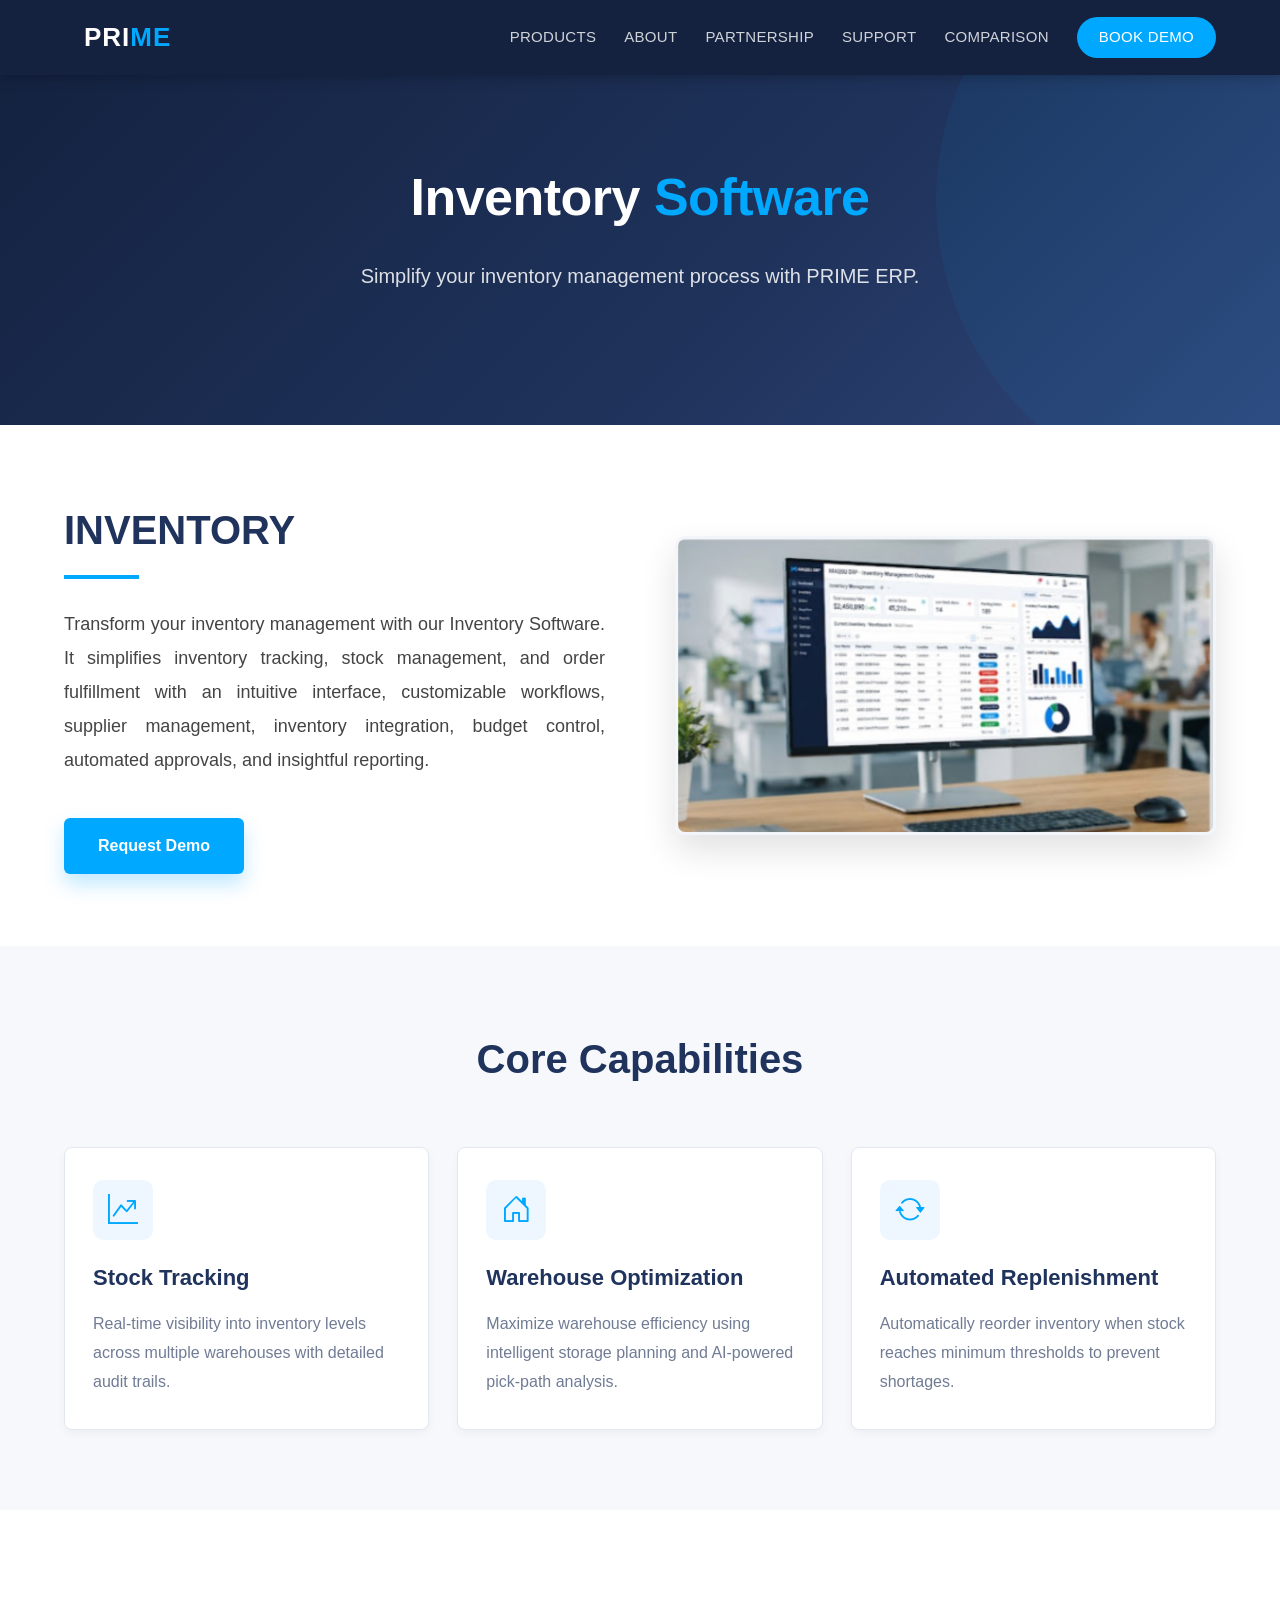
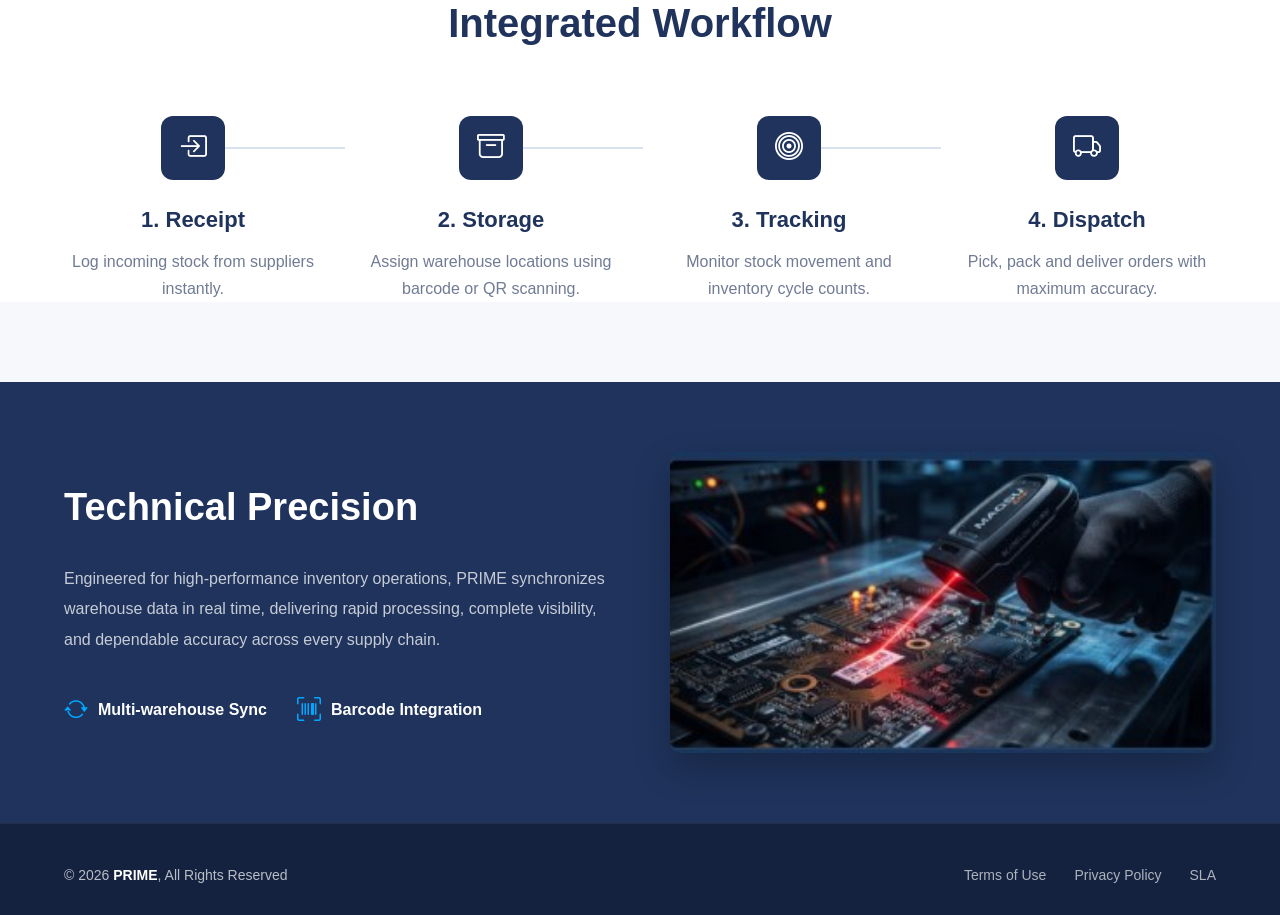
<file: inventory.html>
<!DOCTYPE html>
<html lang="en">

<head>
    <meta charset="UTF-8">
    <meta name="viewport" content="width=device-width, initial-scale=1.0">
    <title>PRIME | Inventory Software</title>

    <link rel="stylesheet" href="./css/global.css">
    <link rel="stylesheet" href="https://cdn.jsdelivr.net/npm/bootstrap-icons@1.13.1/font/bootstrap-icons.min.css">
    <style>
        /* ============================================================
           Inventory Introduction
        ============================================================ */
        .inventory-intro {
            display: flex;
            align-items: center;
            justify-content: space-between;
            gap: 60px;
        }

        /* ============================================================
           Inventory Introduction
        ============================================================ */
        .inventory-intro {
            display: grid;
            grid-template-columns: 1fr 1fr;
            gap: 70px;
            align-items: center;
        }

        .inventory-content h2 {
            font-size: 40px;
            color: var(--primary);
            text-transform: uppercase;
            margin-bottom: 12px;
        }

        .inventory-content .line {
            width: 75px;
            height: 4px;
            background: var(--accent);
            margin-bottom: 28px;
        }

        .inventory-content p {
            font-size: 18px;
            color: var(--text-normal);
            line-height: 1.9;
            text-align: justify;
            margin-bottom: 40px;
        }

        .inventory-btn {
            display: inline-block;
            background: var(--accent);
            color: var(--text-white);
            padding: 15px 34px;
            border-radius: 6px;
            font-weight: 600;
            transition: .3s;
            box-shadow: 0 10px 20px rgba(0, 168, 255, .25);
        }

        .inventory-btn:hover {
            background: #0095e6;
            transform: translateY(-3px);
        }

        .inventory-image {
            text-align: right;
        }

        .inventory-image img {
            width: 100%;
            max-width: 600px;
            border-radius: 10px;
            border: 3px solid #f2f5fa;
            box-shadow: 0 15px 35px rgba(0, 0, 0, .12);
        }

        /* ============================================================
           INVENTORY CORE CAPABILITIES
        ============================================================ */
        .inventory-core {
            padding: 80px 0;
            background: var(--bg-gray);
        }

        .inventory-core-title {
            text-align: center;
            margin-bottom: 55px;
        }

        .inventory-core-title h2 {
            font-size: 40px;
            color: var(--primary);
        }

        .inventory-core-grid {
            display: grid;
            grid-template-columns: repeat(3, 1fr);
            gap: 28px;
        }

        .inventory-card {
            background: var(--bg-white);
            border: 1px solid var(--border-color);
            border-radius: var(--radius-md);
            padding: 32px 28px;
            transition: .3s;
            box-shadow: 0 4px 10px rgba(0, 0, 0, .04);
        }

        .inventory-card:hover {
            transform: translateY(-6px);
            box-shadow: 0 15px 30px rgba(0, 0, 0, .08);
        }

        .inventory-icon {
            width: 60px;
            height: 60px;
            background: #eef7ff;
            border-radius: 10px;
            display: flex;
            justify-content: center;
            align-items: center;
            margin-bottom: 20px;
        }

        .inventory-icon i {
            color: var(--accent);
            font-size: 30px;
        }

        .inventory-card h3 {
            color: var(--primary);
            font-size: 22px;
            margin-bottom: 14px;
        }

        .inventory-card p {
            color: var(--text-light);
            line-height: 1.8;
            font-size: 16px;
        }

        /* ============================================================
           INVENTORY WORKFLOW
        ============================================================ */
        .inventory-workflow {
            background: var(--bg-white);
            padding: 80px 0 0;
        }

        .workflow-title {
            text-align: center;
            margin-bottom: 60px;
        }

        .workflow-title h2 {
            font-size: 40px;
            color: var(--primary);
        }

        .workflow-grid {
            display: grid;
            grid-template-columns: repeat(4, 1fr);
            gap: 40px;
            position: relative;
        }

        .workflow-step {
            text-align: center;
            position: relative;
        }

        .workflow-icon {
            width: 64px;
            height: 64px;
            margin: 0 auto 22px;
            background: var(--primary);
            color: white;
            border-radius: 12px;
            display: flex;
            justify-content: center;
            align-items: center;
            font-size: 28px;
            position: relative;
        }

        .workflow-step:not(:last-child) .workflow-icon::after {
            content: "";
            position: absolute;
            left: 100%;
            top: 50%;
            width: 120px;
            height: 2px;
            background: #d9e2ef;
            transform: translateY(-50%);
        }

        .workflow-step h3 {
            color: var(--primary);
            font-size: 22px;
            margin-bottom: 10px;
        }

        .workflow-step p {
            color: var(--text-light);
            line-height: 1.7;
        }

        /* ============================================================
           Technical Precision
        ============================================================ */
        .inventory-tech {
            margin-top: 80px;
            background: var(--primary);
            padding: 70px 0;
        }

        .inventory-tech-wrapper {
            display: grid;
            grid-template-columns: 1fr 1fr;
            gap: 60px;
            align-items: center;
        }

        .tech-content h2 {
            color: white;
            font-size: 38px;
            margin-bottom: 25px;
        }

        .tech-content p {
            color: rgba(255, 255, 255, .75);
            line-height: 1.9;
            margin-bottom: 35px;
        }

        .tech-list {
            display: flex;
            gap: 30px;
            flex-wrap: wrap;
        }

        .tech-list div {
            display: flex;
            align-items: center;
            gap: 10px;
            color: white;
            font-weight: 600;
        }

        .tech-list i {
            color: var(--accent);
            font-size: 24px;
        }

        .tech-image {
            text-align: right;
        }

        .tech-image img {
            width: 100%;
            max-width: 560px;
            border-radius: 10px;
            box-shadow: 0 15px 35px rgba(0, 0, 0, .25);
        }

        /* ============================================================
           RESPONSIVE
        ============================================================ */
        /* ---------- Tablet ---------- */
        @media (max-width:992px) {
            /* Inventory Intro */
            .inventory-intro {
                grid-template-columns: 1fr;
                text-align: center;
                gap: 50px;
            }

            .inventory-content .line {
                margin: 0 auto 28px;
            }

            .inventory-content p {
                text-align: center;
            }

            .inventory-image {
                text-align: center;
            }

            /* Core */
            .inventory-core-grid {
                grid-template-columns: repeat(2, 1fr);
            }

            /* Workflow */
            .workflow-grid {
                grid-template-columns: repeat(2, 1fr);
                gap: 40px;
            }

            .workflow-step .workflow-icon::after {
                display: none;
            }

            /* Technical */
            .inventory-tech-wrapper {
                grid-template-columns: 1fr;
                text-align: center;
                gap: 40px;
            }

            .tech-image {
                text-align: center;
            }

            .tech-list {
                justify-content: center;
            }

            /* Existing Global */
            .support-wrapper {
                grid-template-columns: 1fr;
            }
        }

        /* ---------- Mobile ---------- */
        @media (max-width:768px) {
            /* Hero */
            .hero h1 {
                font-size: 34px;
            }

            .hero p {
                font-size: 16px;
            }

            /* Inventory Intro */
            .inventory-content h2 {
                font-size: 34px;
            }

            .inventory-content p {
                font-size: 16px;
            }

            .inventory-btn {
                display: block;
                width: 100%;
                text-align: center;
            }

            /* Core */
            .inventory-core {
                padding: 60px 0;
            }

            .inventory-core-title h2 {
                font-size: 32px;
            }

            .inventory-core-grid {
                grid-template-columns: 1fr;
            }

            .inventory-card {
                padding: 25px;
            }

            .inventory-card h3 {
                font-size: 20px;
            }

            /* Workflow */
            .workflow-title h2 {
                font-size: 32px;
            }

            .workflow-grid {
                grid-template-columns: 1fr;
                gap: 35px;
            }

            .workflow-step h3 {
                font-size: 20px;
            }

            .workflow-icon::after {
                display: none !important;
            }

            /* Technical */
            .inventory-tech {
                padding: 60px 0;
            }

            .tech-content h2 {
                font-size: 30px;
            }

            .tech-content p {
                font-size: 16px;
            }

            .tech-list {
                flex-direction: column;
                align-items: center;
                gap: 18px;
            }

            /* Existing Global */
            .form-grid {
                grid-template-columns: 1fr;
            }

            .form-group.full {
                grid-column: auto;
            }

            .contact-card,
            .contact-form {
                padding: 25px;
            }
        }
    </style>
</head>

<body>
    <!--=========================================================
        NAVBAR
    ==========================================================-->
    <header class="navbar">
        <div class="container">
            <a href="./index.html" class="logo">
                PRI<span>ME</span>
            </a>
            <!-- hambuger -->
            <button class="hamburger" id="hamburger" aria-label="Toggle navigation">
            <span></span>
            <span></span>
            <span></span>
            </button>

            <nav class="nav-links" id="navLinks">
                <div class="dropdown">
                    <a href="./Product.html">PRODUCTS</a>
                    <div class="dropdown-menu">
                        <li><a href="./sales.html">
                                <i class="bi bi-graph-up"></i>Sales
                            </a></li>
                        <li><a href="./purchase.html">
                                <i class="bi bi-cart3"></i>Purchase
                            </a></li>
                        <li><a href="./inventory.html">
                                <i class="bi bi-box-seam"></i>Inventory
                            </a></li>
                        <li><a href="./manufacturing.html">
                                <i class="bi bi-buildings"></i>Manufacturing
                            </a></li>
                        <li><a href="./pos.html">
                                <i class="bi bi-credit-card"></i>POS
                            </a></li>
                        <li><a href="./e-commerce.html">
                                <i class="bi bi-globe2"></i>E-Commerce
                            </a></li>
                    </div>
                </div>

                <a href="./about.html">ABOUT</a>
                <a href="./partnership.html">PARTNERSHIP</a>
                <a href="./support.html">SUPPORT</a>
                <a href="./comparison.html">COMPARISON</a>
                <a href="#" class="btn-demo">BOOK DEMO</a>
            </nav>
        </div>
        
        <div class="nav-overlay" id="navOverlay"></div>
    </header>

    <!-- ============================================================
     HERO
    ============================================================ -->
    <section class="hero">
        <div class="container">
            <h1>
                Inventory <span class="highlight">Software</span>
            </h1>

            <p>
                Simplify your inventory management process with PRIME ERP.
            </p>
        </div>
    </section>

    <!-- ============================================================
     INVENTORY INTRODUCTION
    ============================================================ -->
    <section class="section section-light">
        <div class="container">
            <div class="inventory-intro">
                <div class="inventory-content">
                    <h2>INVENTORY</h2>
                    <div class="line"></div>
                    <p>
                        Transform your inventory management with our Inventory
                        Software. It simplifies inventory tracking, stock
                        management, and order fulfillment with an intuitive
                        interface, customizable workflows, supplier management,
                        inventory integration, budget control, automated approvals,
                        and insightful reporting.
                    </p>
                    <a href="#" class="inventory-btn">
                        Request Demo
                    </a>
                </div>

                <div class="inventory-image">
                    <img src="Image/Screenshot 2026-07-15 235838.jpg" alt="Inventory Software">
                </div>
            </div>
        </div>
    </section>

    <!-- ============================================================
     INVENTORY CORE CAPABILITIES
    ============================================================ -->
    <section class="inventory-core">
        <div class="container">
            <div class="inventory-core-title">
                <h2>Core Capabilities</h2>
            </div>

            <div class="inventory-core-grid">
                <!-- Stock Tracking -->
                <div class="inventory-card">
                    <div class="inventory-icon">
                        <i class="bi bi-graph-up-arrow"></i>
                    </div>

                    <h3>Stock Tracking</h3>
                    <p>
                        Real-time visibility into inventory levels across
                        multiple warehouses with detailed audit trails.
                    </p>
                </div>

                <!-- Warehouse -->
                <div class="inventory-card">
                    <div class="inventory-icon">
                        <i class="bi bi-house-door"></i>
                    </div>
                    <h3>Warehouse Optimization</h3>
                    <p>
                        Maximize warehouse efficiency using intelligent
                        storage planning and AI-powered pick-path analysis.
                    </p>
                </div>

                <!-- Replenishment -->
                <div class="inventory-card">
                    <div class="inventory-icon">
                        <i class="bi bi-arrow-repeat"></i>
                    </div>
                    <h3>Automated Replenishment</h3>
                    <p>
                        Automatically reorder inventory when stock reaches
                        minimum thresholds to prevent shortages.
                    </p>
                </div>
            </div>
        </div>
    </section>

    <!-- ============================================================
     INVENTORY WORKFLOW
    ============================================================ -->
    <section class="inventory-workflow">
        <div class="container">
            <div class="workflow-title">
                <h2>Integrated Workflow</h2>
            </div>
            <div class="workflow-grid">
                <div class="workflow-step">
                    <div class="workflow-icon">
                        <i class="bi bi-box-arrow-in-right"></i>
                    </div>
                    <h3>1. Receipt</h3>
                    <p>
                        Log incoming stock from suppliers instantly.
                    </p>
                </div>

                <div class="workflow-step">
                    <div class="workflow-icon">
                        <i class="bi bi-archive"></i>
                    </div>
                    <h3>2. Storage</h3>
                    <p>
                        Assign warehouse locations using barcode or QR scanning.
                    </p>
                </div>

                <div class="workflow-step">
                    <div class="workflow-icon">
                        <i class="bi bi-bullseye"></i>
                    </div>
                    <h3>3. Tracking</h3>
                    <p>
                        Monitor stock movement and inventory cycle counts.
                    </p>
                </div>

                <div class="workflow-step">
                    <div class="workflow-icon">
                        <i class="bi bi-truck"></i>
                    </div>
                    <h3>4. Dispatch</h3>
                    <p>
                        Pick, pack and deliver orders with maximum accuracy.
                    </p>
                </div>
            </div>
        </div>
    </section>

    <!-- ============================================================
     TECHNICAL PRECISION
    ============================================================ -->
    <section class="inventory-tech">
        <div class="container">
            <div class="inventory-tech-wrapper">
                <div class="tech-content">
                    <h2>Technical Precision</h2>
                    <p>
                        Engineered for high-performance inventory operations,
                        PRIME synchronizes warehouse data in real time,
                        delivering rapid processing, complete visibility,
                        and dependable accuracy across every supply chain.
                    </p>

                    <div class="tech-list">
                        <div>
                            <i class="bi bi-arrow-repeat"></i>
                            Multi-warehouse Sync
                        </div>

                        <div>
                            <i class="bi bi-upc-scan"></i>
                            Barcode Integration
                        </div>
                    </div>
                </div>

                <div class="tech-image">
                    <img src="Image/2.jpg" alt="Barcode Scanner">
                </div>
            </div>
        </div>
    </section>

    <!--=========================================================
        FOOTER
    ==========================================================-->
    <footer class="footer">
        <div class="container">
            <div class="copy">
                &copy; 2026 <strong>PRIME</strong>, All Rights Reserved
            </div>

            <div class="footer-links">
                <a href="#">Terms of Use</a>
                <a href="#">Privacy Policy</a>
                <a href="#">SLA</a>
            </div>
        </div>
    </footer>
<script src="./nav-bar.js"></script>
</body>
</html>
</file>
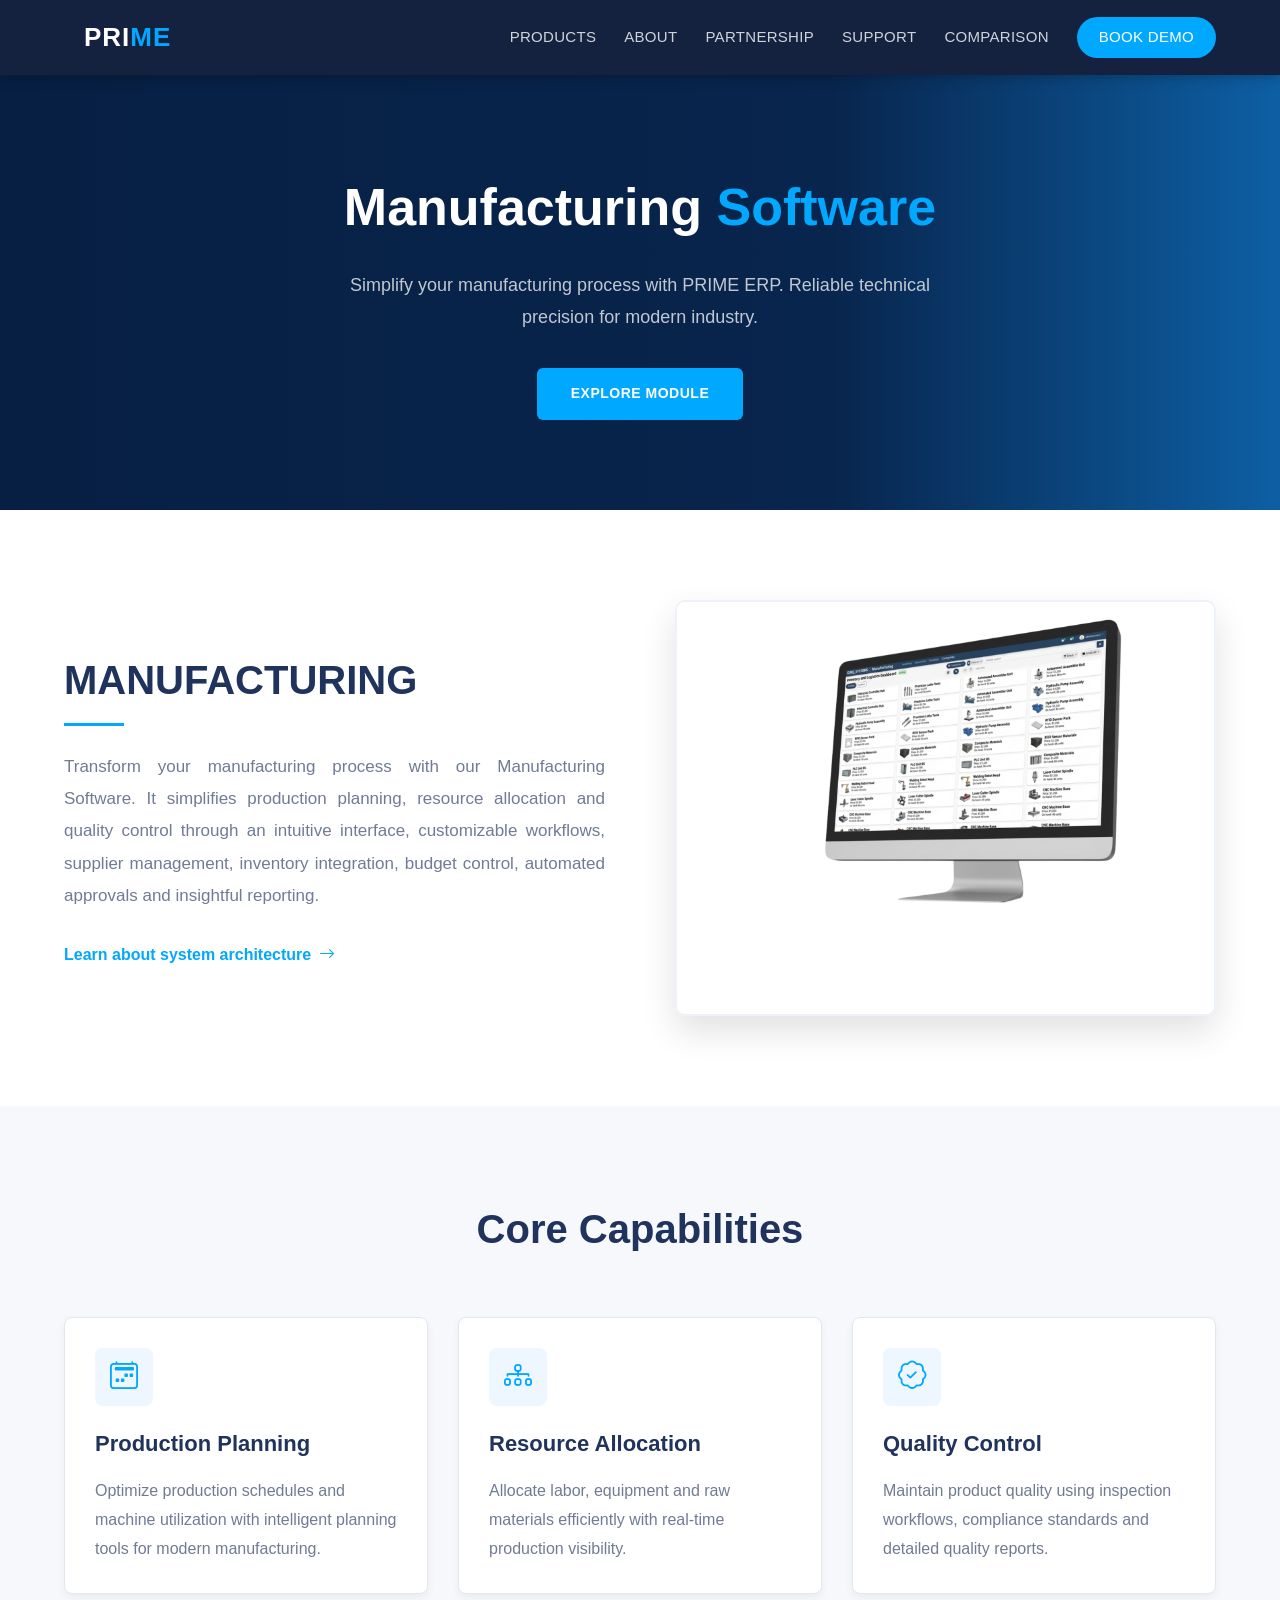
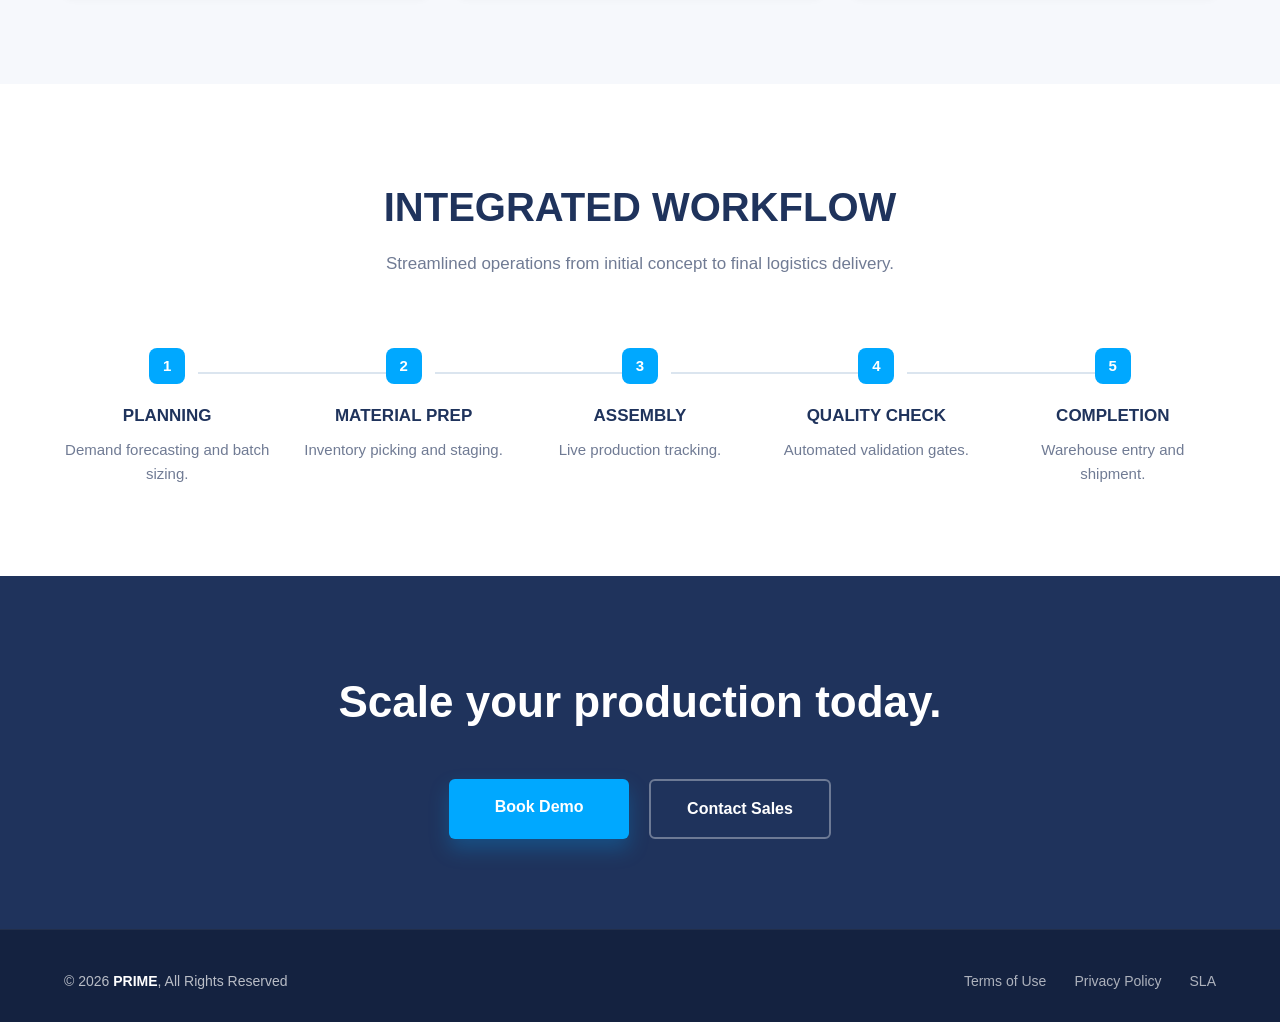
<file: Manufacturing.html>
<!DOCTYPE html>
<html lang="en">

<head>
    <meta charset="UTF-8">
    <meta name="viewport" content="width=device-width, initial-scale=1.0">
    <title>Manufacturing Software</title>

    <link rel="stylesheet" href="./css/global.css">
    <link rel="stylesheet" href="https://cdn.jsdelivr.net/npm/bootstrap-icons@1.13.1/font/bootstrap-icons.min.css">
    <style>
        /* ============================================================
           MANUFACTURING HERO
        ============================================================ */
        .manufacturing-hero {
            background: linear-gradient(90deg, #071f43 0%, #08254d 65%, #0d5fa4 100%);
            padding: 90px 20px;
            text-align: center;
        }

        .manufacturing-hero h1 {
            color: #fff;
            font-size: 52px;
            font-weight: 700;
            margin-bottom: 18px;
        }

        .manufacturing-hero h1 span {
            color: var(--accent);
        }

        .manufacturing-hero p {
            max-width: 650px;
            margin: 0 auto 35px;
            color: rgba(255, 255, 255, .75);
            font-size: 18px;
            line-height: 1.8;
        }

        .manufacturing-btn {
            display: inline-block;
            background: var(--accent);
            color: #fff;
            padding: 14px 34px;
            border-radius: 6px;
            font-weight: 600;
            text-transform: uppercase;
            font-size: 14px;
            letter-spacing: .5px;
            transition: .3s;
        }

        .manufacturing-btn:hover {
            background: #0095e6;
            transform: translateY(-3px);
        }

        /* ============================================================
           MANUFACTURING INTRO
        ============================================================ */
        .manufacturing-intro {
            padding: 90px 0;
            background: var(--bg-white);
        }

        .manufacturing-wrapper {
            display: grid;
            grid-template-columns: 1fr 1fr;
            gap: 70px;
            align-items: center;
        }

        .manufacturing-content h2 {
            font-size: 40px;
            font-weight: 700;
            color: var(--primary);
            text-transform: uppercase;
            margin-bottom: 10px;
        }

        .manufacturing-line {
            width: 60px;
            height: 3px;
            background: var(--accent);
            margin-bottom: 25px;
        }

        .manufacturing-content p {
            color: var(--text-light);
            font-size: 17px;
            line-height: 1.9;
            text-align: justify;
            margin-bottom: 30px;
        }

        .manufacturing-link {
            color: var(--accent);
            font-weight: 600;
            display: inline-flex;
            align-items: center;
            gap: 8px;
            transition: .3s;
        }

        .manufacturing-link:hover {
            color: #0095e6;
            gap: 12px;
        }

        .manufacturing-image {
            text-align: right;
        }

        .manufacturing-image img {
            width: 100%;
            max-width: 620px;
            border-radius: 10px;
            border: 2px solid #edf2f8;
            box-shadow: 0 15px 35px rgba(0, 0, 0, .12);
        }

        /* ============================================================
           MANUFACTURING CORE CAPABILITIES
        ============================================================ */
        .manufacturing-core {
            padding: 90px 0;
            background: var(--bg-gray);
        }

        .manufacturing-core-title {
            text-align: center;
            margin-bottom: 55px;
        }

        .manufacturing-core-title h2 {
            font-size: 40px;
            color: var(--primary);
        }

        .manufacturing-core-grid {
            display: grid;
            grid-template-columns: repeat(3, 1fr);
            gap: 30px;
        }

        .manufacturing-card {
            background: var(--bg-white);
            border: 1px solid var(--border-color);
            border-radius: 8px;
            padding: 30px;
            transition: .3s;
            box-shadow: 0 4px 10px rgba(0, 0, 0, .05);
        }

        .manufacturing-card:hover {
            transform: translateY(-6px);
            box-shadow: 0 15px 30px rgba(0, 0, 0, .08);
        }

        .manufacturing-icon {
            width: 58px;
            height: 58px;
            background: #eef6ff;
            border-radius: 8px;
            display: flex;
            justify-content: center;
            align-items: center;
            margin-bottom: 20px;
        }

        .manufacturing-icon i {
            color: var(--accent);
            font-size: 28px;
        }

        .manufacturing-card h3 {
            color: var(--primary);
            font-size: 22px;
            margin-bottom: 15px;
        }

        .manufacturing-card p {
            color: var(--text-light);
            line-height: 1.8;
            font-size: 16px;
        }

        /* ============================================================
           MANUFACTURING WORKFLOW
        ============================================================ */
        .manufacturing-workflow {
            padding: 90px 0;
            background: var(--bg-white);
        }

        .workflow-header {
            text-align: center;
            margin-bottom: 70px;
        }

        .workflow-header h2 {
            font-size: 40px;
            color: var(--primary);
            text-transform: uppercase;
            margin-bottom: 10px;
        }

        .workflow-header p {
            color: var(--text-light);
            font-size: 17px;
        }

        .manufacturing-workflow-grid {
            display: grid;
            grid-template-columns: repeat(5, 1fr);
            gap: 30px;
            position: relative;
        }

        .manufacturing-step {
            text-align: center;
            position: relative;
        }

        .manufacturing-step:not(:last-child)::after {
            content: "";
            position: absolute;
            top: 24px;
            left: 65%;
            width: 100%;
            height: 2px;
            background: #dbe5ef;
            z-index: 0;
        }

        .step-number {
            width: 36px;
            height: 36px;
            margin: 0 auto 18px;
            border-radius: 8px;
            background: var(--accent);
            color: #fff;
            display: flex;
            justify-content: center;
            align-items: center;
            font-size: 15px;
            font-weight: 700;
            position: relative;
            z-index: 1;
        }

        .manufacturing-step h3 {
            color: var(--primary);
            font-size: 17px;
            font-weight: 700;
            margin-bottom: 8px;
            text-transform: uppercase;
        }

        .manufacturing-step p {
            color: var(--text-light);
            font-size: 15px;
            line-height: 1.6;
        }

        /* ============================================================
           MANUFACTURING CTA
        ============================================================ */
        .manufacturing-cta {
            padding: 90px 0;
            background: var(--primary);
            text-align: center;
        }

        .manufacturing-cta h2 {
            color: var(--text-white);
            font-size: 44px;
            font-weight: 700;
            margin-bottom: 40px;
        }

        .manufacturing-cta-buttons {
            display: flex;
            justify-content: center;
            gap: 20px;
            flex-wrap: wrap;
        }

        .manufacturing-btn-primary {
            background: var(--accent);
            color: var(--text-white);
            min-width: 180px;
            padding: 15px 36px;
            border-radius: 6px;
            font-weight: 600;
            transition: .3s;
            box-shadow: 0 10px 20px rgba(0, 168, 255, .25);
        }

        .manufacturing-btn-primary:hover {
            background: #0095e6;
            transform: translateY(-3px);
        }

        .manufacturing-btn-secondary {
            border: 2px solid rgba(255, 255, 255, .35);
            color: var(--text-white);
            min-width: 180px;
            padding: 15px 36px;
            border-radius: 6px;
            font-weight: 600;
            transition: .3s;
        }

        .manufacturing-btn-secondary:hover {
            background: rgba(255, 255, 255, .12);
        }

        /* ============================================================
           RESPONSIVE
        ============================================================ */
        /* ================= Tablet ================= */
        @media (max-width:992px) {
            /* Manufacturing Hero */
            .manufacturing-hero {
                padding: 80px 20px;
            }

            .manufacturing-hero h1 {
                font-size: 42px;
            }

            /* Introduction */
            .manufacturing-wrapper {
                grid-template-columns: 1fr;
                gap: 45px;
                text-align: center;
            }

            .manufacturing-line {
                margin: 0 auto 25px;
            }

            .manufacturing-content p {
                text-align: center;
            }

            .manufacturing-image {
                text-align: center;
            }

            /* Core Capabilities */
            .manufacturing-core-grid {
                grid-template-columns: repeat(2, 1fr);
            }

            /* Workflow */
            .manufacturing-workflow-grid {
                grid-template-columns: repeat(2, 1fr);
                gap: 40px;
            }

            .manufacturing-step::after {
                display: none;
            }

            /* CTA */
            .manufacturing-cta h2 {
                font-size: 38px;
            }

        }

        /* ================= Mobile ================= */
        @media (max-width:768px) {
            /* Hero */
            .manufacturing-hero {
                padding: 70px 20px;
            }

            .manufacturing-hero h1 {
                font-size: 34px;
            }

            .manufacturing-hero p {
                font-size: 16px;
            }

            .manufacturing-btn {
                width: 100%;
                max-width: 260px;
            }

            /* Introduction */
            .manufacturing-intro {
                padding: 70px 0;
            }

            .manufacturing-content h2 {
                font-size: 30px;
            }

            .manufacturing-image img {
                max-width: 100%;
            }

            /* Core */
            .manufacturing-core {
                padding: 70px 0;
            }

            .manufacturing-core-title h2 {
                font-size: 30px;
            }

            .manufacturing-core-grid {
                grid-template-columns: 1fr;
            }

            .manufacturing-card {
                padding: 25px;
            }

            /* Workflow */
            .manufacturing-workflow {
                padding: 70px 0;
            }

            .workflow-header {
                margin-bottom: 50px;
            }

            .workflow-header h2 {
                font-size: 30px;
            }

            .workflow-header p {
                font-size: 16px;
            }

            .manufacturing-workflow-grid {
                grid-template-columns: 1fr;
                gap: 35px;
            }

            /* CTA */
            .manufacturing-cta {
                padding: 70px 20px;
            }

            .manufacturing-cta h2 {
                font-size: 30px;
                margin-bottom: 30px;
            }

            .manufacturing-cta-buttons {
                flex-direction: column;
                align-items: center;
            }

            .manufacturing-btn-primary,
            .manufacturing-btn-secondary {
                width: 100%;
                max-width: 280px;
            }
        }

        /* ================= Small Mobile ================= */
        @media (max-width:480px) {
            .manufacturing-hero h1 {
                font-size: 28px;
            }

            .manufacturing-content h2,
            .manufacturing-core-title h2,
            .workflow-header h2,
            .manufacturing-cta h2 {
                font-size: 26px;
            }

            .manufacturing-content p,
            .manufacturing-card p,
            .manufacturing-step p {
                font-size: 15px;
            }
        }
    </style>
</head>

<body>
    <!--=========================================================
        NAVBAR
    ==========================================================-->
<header class="navbar">
        <div class="container">
            <a href="./index.html" class="logo">
                PRI<span>ME</span>
            </a>
            <!-- hambuger -->
            <button class="hamburger" id="hamburger" aria-label="Toggle navigation">
            <span></span>
            <span></span>
            <span></span>
            </button>

            <nav class="nav-links" id="navLinks">
                <div class="dropdown">
                    <a href="./Product.html">PRODUCTS</a>
                    <div class="dropdown-menu">
                        <li><a href="./sales.html">
                                <i class="bi bi-graph-up"></i>Sales
                            </a></li>
                        <li><a href="./purchase.html">
                                <i class="bi bi-cart3"></i>Purchase
                            </a></li>
                        <li><a href="./inventory.html">
                                <i class="bi bi-box-seam"></i>Inventory
                            </a></li>
                        <li><a href="./manufacturing.html">
                                <i class="bi bi-buildings"></i>Manufacturing
                            </a></li>
                        <li><a href="./pos.html">
                                <i class="bi bi-credit-card"></i>POS
                            </a></li>
                        <li><a href="./e-commerce.html">
                                <i class="bi bi-globe2"></i>E-Commerce
                            </a></li>
                    </div>
                </div>

                <a href="./about.html">ABOUT</a>
                <a href="./partnership.html">PARTNERSHIP</a>
                <a href="./support.html">SUPPORT</a>
                <a href="./comparison.html">COMPARISON</a>
                <a href="#" class="btn-demo">BOOK DEMO</a>
            </nav>
        </div>
        
        <div class="nav-overlay" id="navOverlay"></div>
    </header>

    <!-- ============================================================
     MANUFACTURING HERO
    ============================================================ -->
    <section class="manufacturing-hero">
        <div class="container">
            <h1>
                Manufacturing <span>Software</span>
            </h1>
            <p>
                Simplify your manufacturing process with PRIME ERP.
                Reliable technical precision for modern industry.
            </p>
            <a href="#" class="manufacturing-btn">
                Explore Module
            </a>
        </div>
    </section>

    <!-- ============================================================
     MANUFACTURING INTRODUCTION
    ============================================================ -->
    <section class="manufacturing-intro">
        <div class="container">
            <div class="manufacturing-wrapper">
                <div class="manufacturing-content">
                    <h2>MANUFACTURING</h2>
                    <div class="manufacturing-line"></div>
                    <p>
                        Transform your manufacturing process with our Manufacturing
                        Software. It simplifies production planning, resource
                        allocation and quality control through an intuitive
                        interface, customizable workflows, supplier management,
                        inventory integration, budget control, automated approvals
                        and insightful reporting.
                    </p>

                    <a href="#" class="manufacturing-link">
                        Learn about system architecture
                        <i class="bi bi-arrow-right"></i>
                    </a>
                </div>

                <div class="manufacturing-image">
                    <img src="Image/Manufacturing.png" alt="Manufacturing Dashboard">
                </div>
            </div>
        </div>
    </section>

    <!-- ============================================================
     MANUFACTURING CORE CAPABILITIES
    ============================================================ -->
    <section class="manufacturing-core">
        <div class="container">
            <div class="manufacturing-core-title">
                <h2>Core Capabilities</h2>
            </div>
            <div class="manufacturing-core-grid">
                <!-- Card 1 -->
                <div class="manufacturing-card">
                    <div class="manufacturing-icon">
                        <i class="bi bi-calendar2-week"></i>
                    </div>
                    <h3>Production Planning</h3>
                    <p>
                        Optimize production schedules and machine utilization
                        with intelligent planning tools for modern manufacturing.
                    </p>
                </div>

                <!-- Card 2 -->
                <div class="manufacturing-card">
                    <div class="manufacturing-icon">
                        <i class="bi bi-diagram-3"></i>
                    </div>

                    <h3>Resource Allocation</h3>
                    <p>
                        Allocate labor, equipment and raw materials efficiently
                        with real-time production visibility.
                    </p>
                </div>

                <!-- Card 3 -->
                <div class="manufacturing-card">
                    <div class="manufacturing-icon">
                        <i class="bi bi-patch-check"></i>
                    </div>

                    <h3>Quality Control</h3>
                    <p>
                        Maintain product quality using inspection workflows,
                        compliance standards and detailed quality reports.
                    </p>
                </div>

            </div>
        </div>
    </section>

    <!-- ============================================================
     MANUFACTURING WORKFLOW
    ============================================================ -->
    <section class="manufacturing-workflow">
        <div class="container">
            <div class="workflow-header">
                <h2>Integrated Workflow</h2>
                <p>
                    Streamlined operations from initial concept
                    to final logistics delivery.
                </p>
            </div>
            <div class="manufacturing-workflow-grid">
                <!-- STEP 1 -->
                <div class="manufacturing-step">
                    <div class="step-number">1</div>
                    <h3>Planning</h3>
                    <p>
                        Demand forecasting and batch sizing.
                    </p>
                </div>

                <!-- STEP 2 -->
                <div class="manufacturing-step">
                    <div class="step-number">2</div>
                    <h3>Material Prep</h3>
                    <p>
                        Inventory picking and staging.
                    </p>
                </div>

                <!-- STEP 3 -->
                <div class="manufacturing-step">
                    <div class="step-number">3</div>
                    <h3>Assembly</h3>
                    <p>
                        Live production tracking.
                    </p>
                </div>

                <!-- STEP 4 -->
                <div class="manufacturing-step">
                    <div class="step-number">4</div>
                    <h3>Quality Check</h3>
                    <p>
                        Automated validation gates.
                    </p>
                </div>

                <!-- STEP 5 -->
                <div class="manufacturing-step">
                    <div class="step-number">5</div>
                    <h3>Completion</h3>
                    <p>
                        Warehouse entry and shipment.
                    </p>
                </div>
            </div>
        </div>
    </section>

    <!-- ============================================================
     MANUFACTURING CTA
    ============================================================ -->
    <section class="manufacturing-cta">
        <div class="container">
            <h2>
                Scale your production today.
            </h2>

            <div class="manufacturing-cta-buttons">
                <a href="#" class="manufacturing-btn-primary">
                    Book Demo
                </a>

                <a href="./support.html" class="manufacturing-btn-secondary">
                    Contact Sales
                </a>
            </div>
        </div>
    </section>

    <!--=========================================================
        FOOTER
    ==========================================================-->
    <footer class="footer">
        <div class="container">
            <div class="copy">
                &copy; 2026 <strong>PRIME</strong>, All Rights Reserved
            </div>

            <div class="footer-links">
                <a href="#">Terms of Use</a>
                <a href="#">Privacy Policy</a>
                <a href="#">SLA</a>
            </div>
        </div>
    </footer>
<script src="./nav-bar.js"></script>
</body>
</html>
</file>
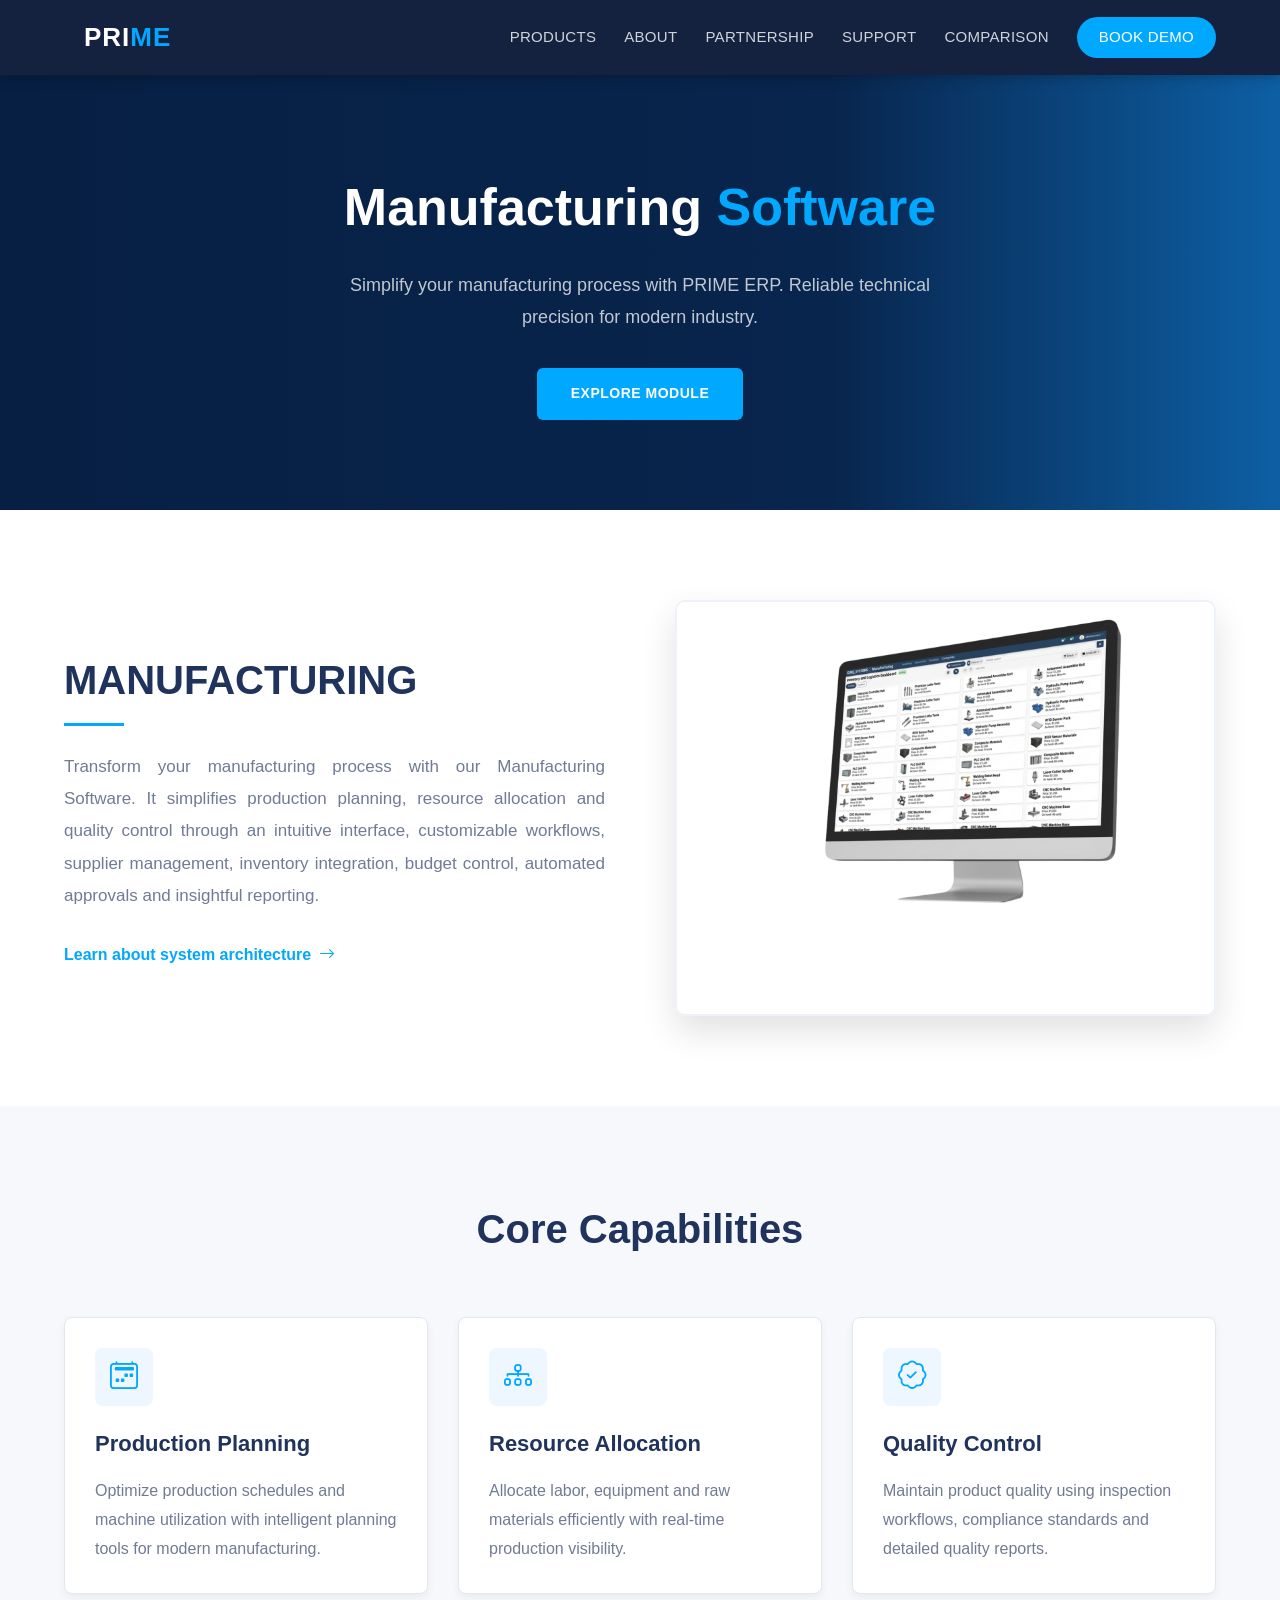
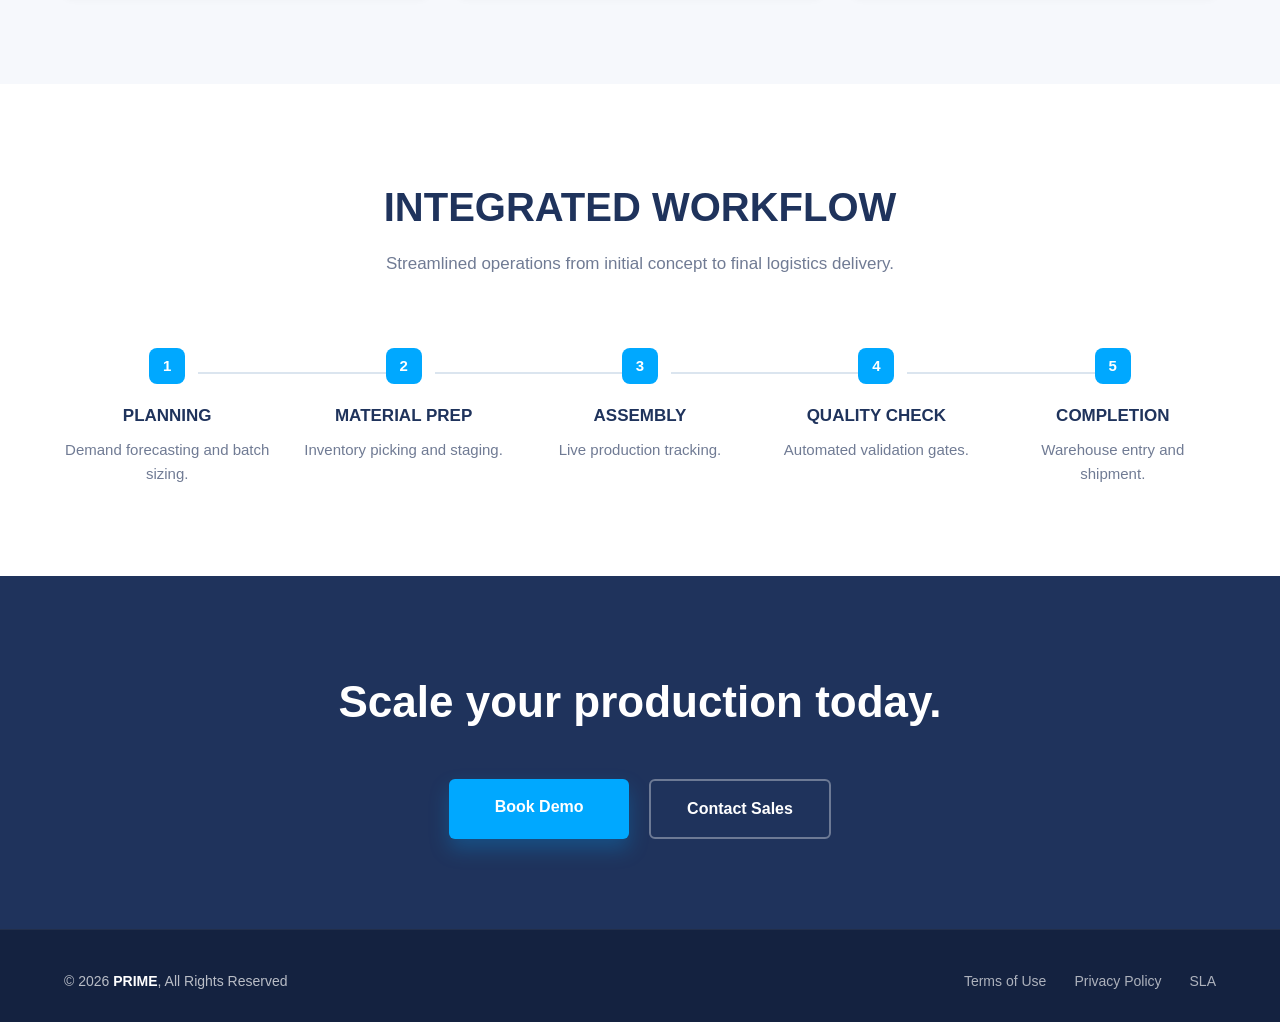
<file: manufacturing.html>
<!DOCTYPE html>
<html lang="en">

<head>
    <meta charset="UTF-8">
    <meta name="viewport" content="width=device-width, initial-scale=1.0">
    <title>Manufacturing Software</title>

    <link rel="stylesheet" href="./css/global.css">
    <link rel="stylesheet" href="https://cdn.jsdelivr.net/npm/bootstrap-icons@1.13.1/font/bootstrap-icons.min.css">
    <style>
        /* ============================================================
           MANUFACTURING HERO
        ============================================================ */
        .manufacturing-hero {
            background: linear-gradient(90deg, #071f43 0%, #08254d 65%, #0d5fa4 100%);
            padding: 90px 20px;
            text-align: center;
        }

        .manufacturing-hero h1 {
            color: #fff;
            font-size: 52px;
            font-weight: 700;
            margin-bottom: 18px;
        }

        .manufacturing-hero h1 span {
            color: var(--accent);
        }

        .manufacturing-hero p {
            max-width: 650px;
            margin: 0 auto 35px;
            color: rgba(255, 255, 255, .75);
            font-size: 18px;
            line-height: 1.8;
        }

        .manufacturing-btn {
            display: inline-block;
            background: var(--accent);
            color: #fff;
            padding: 14px 34px;
            border-radius: 6px;
            font-weight: 600;
            text-transform: uppercase;
            font-size: 14px;
            letter-spacing: .5px;
            transition: .3s;
        }

        .manufacturing-btn:hover {
            background: #0095e6;
            transform: translateY(-3px);
        }

        /* ============================================================
           MANUFACTURING INTRO
        ============================================================ */
        .manufacturing-intro {
            padding: 90px 0;
            background: var(--bg-white);
        }

        .manufacturing-wrapper {
            display: grid;
            grid-template-columns: 1fr 1fr;
            gap: 70px;
            align-items: center;
        }

        .manufacturing-content h2 {
            font-size: 40px;
            font-weight: 700;
            color: var(--primary);
            text-transform: uppercase;
            margin-bottom: 10px;
        }

        .manufacturing-line {
            width: 60px;
            height: 3px;
            background: var(--accent);
            margin-bottom: 25px;
        }

        .manufacturing-content p {
            color: var(--text-light);
            font-size: 17px;
            line-height: 1.9;
            text-align: justify;
            margin-bottom: 30px;
        }

        .manufacturing-link {
            color: var(--accent);
            font-weight: 600;
            display: inline-flex;
            align-items: center;
            gap: 8px;
            transition: .3s;
        }

        .manufacturing-link:hover {
            color: #0095e6;
            gap: 12px;
        }

        .manufacturing-image {
            text-align: right;
        }

        .manufacturing-image img {
            width: 100%;
            max-width: 620px;
            border-radius: 10px;
            border: 2px solid #edf2f8;
            box-shadow: 0 15px 35px rgba(0, 0, 0, .12);
        }

        /* ============================================================
           MANUFACTURING CORE CAPABILITIES
        ============================================================ */
        .manufacturing-core {
            padding: 90px 0;
            background: var(--bg-gray);
        }

        .manufacturing-core-title {
            text-align: center;
            margin-bottom: 55px;
        }

        .manufacturing-core-title h2 {
            font-size: 40px;
            color: var(--primary);
        }

        .manufacturing-core-grid {
            display: grid;
            grid-template-columns: repeat(3, 1fr);
            gap: 30px;
        }

        .manufacturing-card {
            background: var(--bg-white);
            border: 1px solid var(--border-color);
            border-radius: 8px;
            padding: 30px;
            transition: .3s;
            box-shadow: 0 4px 10px rgba(0, 0, 0, .05);
        }

        .manufacturing-card:hover {
            transform: translateY(-6px);
            box-shadow: 0 15px 30px rgba(0, 0, 0, .08);
        }

        .manufacturing-icon {
            width: 58px;
            height: 58px;
            background: #eef6ff;
            border-radius: 8px;
            display: flex;
            justify-content: center;
            align-items: center;
            margin-bottom: 20px;
        }

        .manufacturing-icon i {
            color: var(--accent);
            font-size: 28px;
        }

        .manufacturing-card h3 {
            color: var(--primary);
            font-size: 22px;
            margin-bottom: 15px;
        }

        .manufacturing-card p {
            color: var(--text-light);
            line-height: 1.8;
            font-size: 16px;
        }

        /* ============================================================
           MANUFACTURING WORKFLOW
        ============================================================ */
        .manufacturing-workflow {
            padding: 90px 0;
            background: var(--bg-white);
        }

        .workflow-header {
            text-align: center;
            margin-bottom: 70px;
        }

        .workflow-header h2 {
            font-size: 40px;
            color: var(--primary);
            text-transform: uppercase;
            margin-bottom: 10px;
        }

        .workflow-header p {
            color: var(--text-light);
            font-size: 17px;
        }

        .manufacturing-workflow-grid {
            display: grid;
            grid-template-columns: repeat(5, 1fr);
            gap: 30px;
            position: relative;
        }

        .manufacturing-step {
            text-align: center;
            position: relative;
        }

        .manufacturing-step:not(:last-child)::after {
            content: "";
            position: absolute;
            top: 24px;
            left: 65%;
            width: 100%;
            height: 2px;
            background: #dbe5ef;
            z-index: 0;
        }

        .step-number {
            width: 36px;
            height: 36px;
            margin: 0 auto 18px;
            border-radius: 8px;
            background: var(--accent);
            color: #fff;
            display: flex;
            justify-content: center;
            align-items: center;
            font-size: 15px;
            font-weight: 700;
            position: relative;
            z-index: 1;
        }

        .manufacturing-step h3 {
            color: var(--primary);
            font-size: 17px;
            font-weight: 700;
            margin-bottom: 8px;
            text-transform: uppercase;
        }

        .manufacturing-step p {
            color: var(--text-light);
            font-size: 15px;
            line-height: 1.6;
        }

        /* ============================================================
           MANUFACTURING CTA
        ============================================================ */
        .manufacturing-cta {
            padding: 90px 0;
            background: var(--primary);
            text-align: center;
        }

        .manufacturing-cta h2 {
            color: var(--text-white);
            font-size: 44px;
            font-weight: 700;
            margin-bottom: 40px;
        }

        .manufacturing-cta-buttons {
            display: flex;
            justify-content: center;
            gap: 20px;
            flex-wrap: wrap;
        }

        .manufacturing-btn-primary {
            background: var(--accent);
            color: var(--text-white);
            min-width: 180px;
            padding: 15px 36px;
            border-radius: 6px;
            font-weight: 600;
            transition: .3s;
            box-shadow: 0 10px 20px rgba(0, 168, 255, .25);
        }

        .manufacturing-btn-primary:hover {
            background: #0095e6;
            transform: translateY(-3px);
        }

        .manufacturing-btn-secondary {
            border: 2px solid rgba(255, 255, 255, .35);
            color: var(--text-white);
            min-width: 180px;
            padding: 15px 36px;
            border-radius: 6px;
            font-weight: 600;
            transition: .3s;
        }

        .manufacturing-btn-secondary:hover {
            background: rgba(255, 255, 255, .12);
        }

        /* ============================================================
           RESPONSIVE
        ============================================================ */
        /* ================= Tablet ================= */
        @media (max-width:992px) {
            /* Manufacturing Hero */
            .manufacturing-hero {
                padding: 80px 20px;
            }

            .manufacturing-hero h1 {
                font-size: 42px;
            }

            /* Introduction */
            .manufacturing-wrapper {
                grid-template-columns: 1fr;
                gap: 45px;
                text-align: center;
            }

            .manufacturing-line {
                margin: 0 auto 25px;
            }

            .manufacturing-content p {
                text-align: center;
            }

            .manufacturing-image {
                text-align: center;
            }

            /* Core Capabilities */
            .manufacturing-core-grid {
                grid-template-columns: repeat(2, 1fr);
            }

            /* Workflow */
            .manufacturing-workflow-grid {
                grid-template-columns: repeat(2, 1fr);
                gap: 40px;
            }

            .manufacturing-step::after {
                display: none;
            }

            /* CTA */
            .manufacturing-cta h2 {
                font-size: 38px;
            }

        }

        /* ================= Mobile ================= */
        @media (max-width:768px) {
            /* Hero */
            .manufacturing-hero {
                padding: 70px 20px;
            }

            .manufacturing-hero h1 {
                font-size: 34px;
            }

            .manufacturing-hero p {
                font-size: 16px;
            }

            .manufacturing-btn {
                width: 100%;
                max-width: 260px;
            }

            /* Introduction */
            .manufacturing-intro {
                padding: 70px 0;
            }

            .manufacturing-content h2 {
                font-size: 30px;
            }

            .manufacturing-image img {
                max-width: 100%;
            }

            /* Core */
            .manufacturing-core {
                padding: 70px 0;
            }

            .manufacturing-core-title h2 {
                font-size: 30px;
            }

            .manufacturing-core-grid {
                grid-template-columns: 1fr;
            }

            .manufacturing-card {
                padding: 25px;
            }

            /* Workflow */
            .manufacturing-workflow {
                padding: 70px 0;
            }

            .workflow-header {
                margin-bottom: 50px;
            }

            .workflow-header h2 {
                font-size: 30px;
            }

            .workflow-header p {
                font-size: 16px;
            }

            .manufacturing-workflow-grid {
                grid-template-columns: 1fr;
                gap: 35px;
            }

            /* CTA */
            .manufacturing-cta {
                padding: 70px 20px;
            }

            .manufacturing-cta h2 {
                font-size: 30px;
                margin-bottom: 30px;
            }

            .manufacturing-cta-buttons {
                flex-direction: column;
                align-items: center;
            }

            .manufacturing-btn-primary,
            .manufacturing-btn-secondary {
                width: 100%;
                max-width: 280px;
            }
        }

        /* ================= Small Mobile ================= */
        @media (max-width:480px) {
            .manufacturing-hero h1 {
                font-size: 28px;
            }

            .manufacturing-content h2,
            .manufacturing-core-title h2,
            .workflow-header h2,
            .manufacturing-cta h2 {
                font-size: 26px;
            }

            .manufacturing-content p,
            .manufacturing-card p,
            .manufacturing-step p {
                font-size: 15px;
            }
        }
    </style>
</head>

<body>
    <!--=========================================================
        NAVBAR
    ==========================================================-->
<header class="navbar">
        <div class="container">
            <a href="./index.html" class="logo">
                PRI<span>ME</span>
            </a>
            <!-- hambuger -->
            <button class="hamburger" id="hamburger" aria-label="Toggle navigation">
            <span></span>
            <span></span>
            <span></span>
            </button>

            <nav class="nav-links" id="navLinks">
                <div class="dropdown">
                    <a href="./Product.html">PRODUCTS</a>
                    <div class="dropdown-menu">
                        <li><a href="./sales.html">
                                <i class="bi bi-graph-up"></i>Sales
                            </a></li>
                        <li><a href="./purchase.html">
                                <i class="bi bi-cart3"></i>Purchase
                            </a></li>
                        <li><a href="./inventory.html">
                                <i class="bi bi-box-seam"></i>Inventory
                            </a></li>
                        <li><a href="./manufacturing.html">
                                <i class="bi bi-buildings"></i>Manufacturing
                            </a></li>
                        <li><a href="./pos.html">
                                <i class="bi bi-credit-card"></i>POS
                            </a></li>
                        <li><a href="./e-commerce.html">
                                <i class="bi bi-globe2"></i>E-Commerce
                            </a></li>
                    </div>
                </div>

                <a href="./about.html">ABOUT</a>
                <a href="./partnership.html">PARTNERSHIP</a>
                <a href="./support.html">SUPPORT</a>
                <a href="./comparison.html">COMPARISON</a>
                <a href="#" class="btn-demo">BOOK DEMO</a>
            </nav>
        </div>
        
        <div class="nav-overlay" id="navOverlay"></div>
    </header>

    <!-- ============================================================
     MANUFACTURING HERO
    ============================================================ -->
    <section class="manufacturing-hero">
        <div class="container">
            <h1>
                Manufacturing <span>Software</span>
            </h1>
            <p>
                Simplify your manufacturing process with PRIME ERP.
                Reliable technical precision for modern industry.
            </p>
            <a href="#" class="manufacturing-btn">
                Explore Module
            </a>
        </div>
    </section>

    <!-- ============================================================
     MANUFACTURING INTRODUCTION
    ============================================================ -->
    <section class="manufacturing-intro">
        <div class="container">
            <div class="manufacturing-wrapper">
                <div class="manufacturing-content">
                    <h2>MANUFACTURING</h2>
                    <div class="manufacturing-line"></div>
                    <p>
                        Transform your manufacturing process with our Manufacturing
                        Software. It simplifies production planning, resource
                        allocation and quality control through an intuitive
                        interface, customizable workflows, supplier management,
                        inventory integration, budget control, automated approvals
                        and insightful reporting.
                    </p>

                    <a href="#" class="manufacturing-link">
                        Learn about system architecture
                        <i class="bi bi-arrow-right"></i>
                    </a>
                </div>

                <div class="manufacturing-image">
                    <img src="Image/Manufacturing.png" alt="Manufacturing Dashboard">
                </div>
            </div>
        </div>
    </section>

    <!-- ============================================================
     MANUFACTURING CORE CAPABILITIES
    ============================================================ -->
    <section class="manufacturing-core">
        <div class="container">
            <div class="manufacturing-core-title">
                <h2>Core Capabilities</h2>
            </div>
            <div class="manufacturing-core-grid">
                <!-- Card 1 -->
                <div class="manufacturing-card">
                    <div class="manufacturing-icon">
                        <i class="bi bi-calendar2-week"></i>
                    </div>
                    <h3>Production Planning</h3>
                    <p>
                        Optimize production schedules and machine utilization
                        with intelligent planning tools for modern manufacturing.
                    </p>
                </div>

                <!-- Card 2 -->
                <div class="manufacturing-card">
                    <div class="manufacturing-icon">
                        <i class="bi bi-diagram-3"></i>
                    </div>

                    <h3>Resource Allocation</h3>
                    <p>
                        Allocate labor, equipment and raw materials efficiently
                        with real-time production visibility.
                    </p>
                </div>

                <!-- Card 3 -->
                <div class="manufacturing-card">
                    <div class="manufacturing-icon">
                        <i class="bi bi-patch-check"></i>
                    </div>

                    <h3>Quality Control</h3>
                    <p>
                        Maintain product quality using inspection workflows,
                        compliance standards and detailed quality reports.
                    </p>
                </div>

            </div>
        </div>
    </section>

    <!-- ============================================================
     MANUFACTURING WORKFLOW
    ============================================================ -->
    <section class="manufacturing-workflow">
        <div class="container">
            <div class="workflow-header">
                <h2>Integrated Workflow</h2>
                <p>
                    Streamlined operations from initial concept
                    to final logistics delivery.
                </p>
            </div>
            <div class="manufacturing-workflow-grid">
                <!-- STEP 1 -->
                <div class="manufacturing-step">
                    <div class="step-number">1</div>
                    <h3>Planning</h3>
                    <p>
                        Demand forecasting and batch sizing.
                    </p>
                </div>

                <!-- STEP 2 -->
                <div class="manufacturing-step">
                    <div class="step-number">2</div>
                    <h3>Material Prep</h3>
                    <p>
                        Inventory picking and staging.
                    </p>
                </div>

                <!-- STEP 3 -->
                <div class="manufacturing-step">
                    <div class="step-number">3</div>
                    <h3>Assembly</h3>
                    <p>
                        Live production tracking.
                    </p>
                </div>

                <!-- STEP 4 -->
                <div class="manufacturing-step">
                    <div class="step-number">4</div>
                    <h3>Quality Check</h3>
                    <p>
                        Automated validation gates.
                    </p>
                </div>

                <!-- STEP 5 -->
                <div class="manufacturing-step">
                    <div class="step-number">5</div>
                    <h3>Completion</h3>
                    <p>
                        Warehouse entry and shipment.
                    </p>
                </div>
            </div>
        </div>
    </section>

    <!-- ============================================================
     MANUFACTURING CTA
    ============================================================ -->
    <section class="manufacturing-cta">
        <div class="container">
            <h2>
                Scale your production today.
            </h2>

            <div class="manufacturing-cta-buttons">
                <a href="#" class="manufacturing-btn-primary">
                    Book Demo
                </a>

                <a href="./support.html" class="manufacturing-btn-secondary">
                    Contact Sales
                </a>
            </div>
        </div>
    </section>

    <!--=========================================================
        FOOTER
    ==========================================================-->
    <footer class="footer">
        <div class="container">
            <div class="copy">
                &copy; 2026 <strong>PRIME</strong>, All Rights Reserved
            </div>

            <div class="footer-links">
                <a href="#">Terms of Use</a>
                <a href="#">Privacy Policy</a>
                <a href="#">SLA</a>
            </div>
        </div>
    </footer>
<script src="./nav-bar.js"></script>
</body>
</html>
</file>
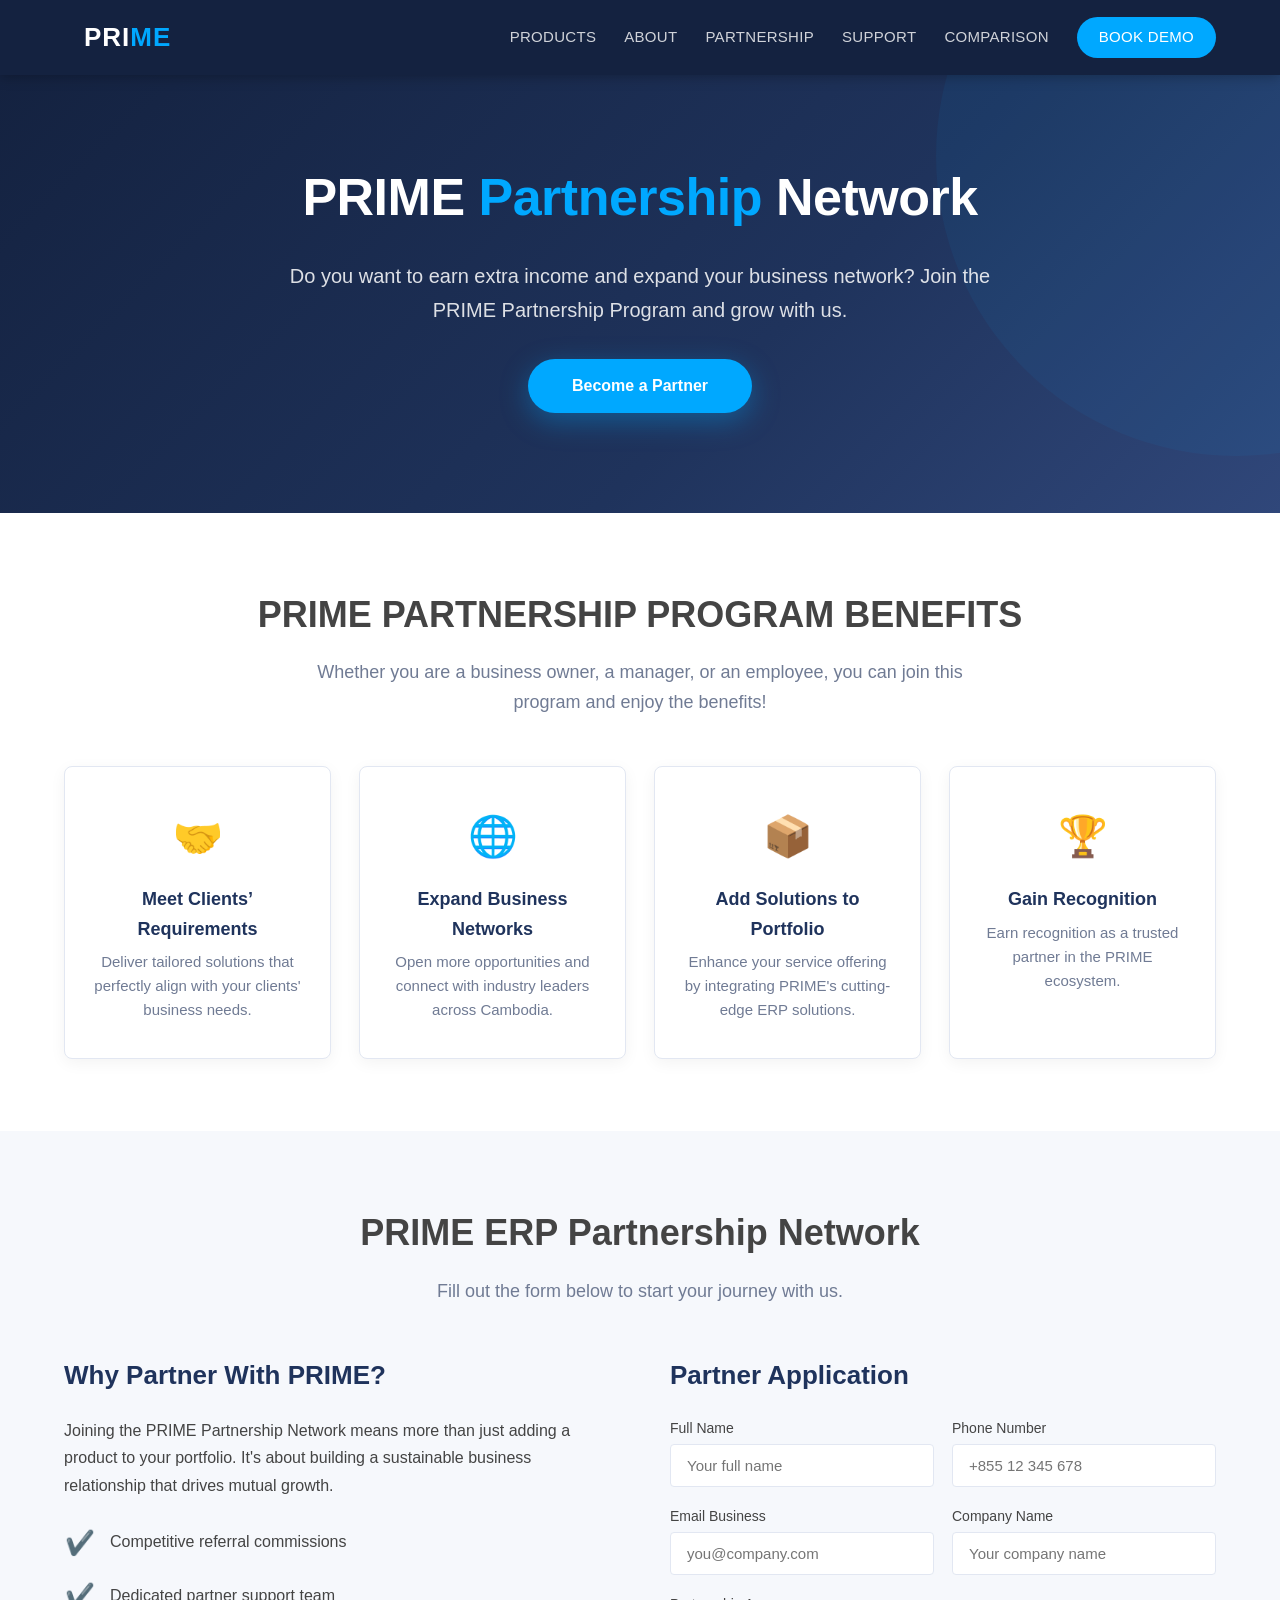
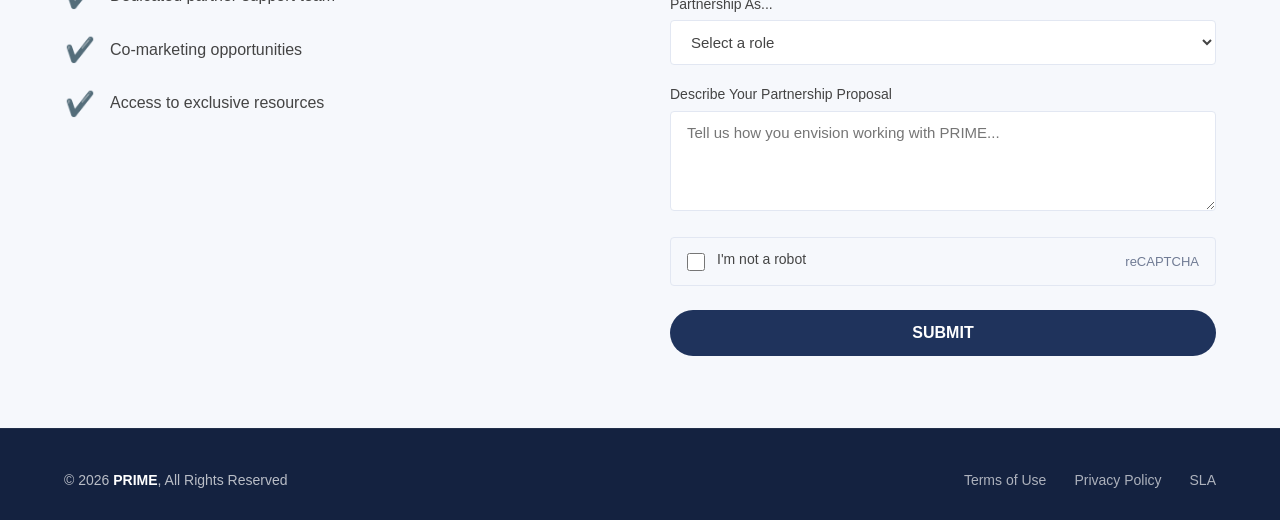
<file: partnership.html>
<!DOCTYPE html>
<html lang="zh-CN">
<head>
    <meta charset="UTF-8" />
    <meta name="viewport" content="width=device-width, initial-scale=1.0" />
    <title>PRIME Partnership Program</title>
    <!-- reset.css -->
    <link rel="stylesheet" href="./css/global.css" />
    <link rel="stylesheet" href="https://cdn.jsdelivr.net/npm/bootstrap-icons@1.13.1/font/bootstrap-icons.min.css">

    <style>
        /* ============================================================
        Partnership style
        ============================================================ */
        /* ---------- benefits ---------- */
        .benefits-grid {
            display: grid;
            grid-template-columns: repeat(4, 1fr);
            gap: 28px;
            margin-top: 12px;
        }
        .benefit-item {
            background: var(--bg-white);
            padding: 36px 24px;
            border-radius: var(--radius-md);
            box-shadow: 0 4px 16px rgba(0, 0, 0, 0.05);
            text-align: center;
            transition: transform 0.25s, box-shadow 0.3s;
            border: 1px solid var(--border-color);
        }
        .benefit-item:hover {
            transform: translateY(-6px);
            box-shadow: 0 12px 40px rgba(0, 0, 0, 0.08);
        }
        .benefit-item .icon {
            font-size: 40px;
            margin-bottom: 16px;
            display: block;
        }
        .benefit-item h4 {
            font-size: 18px;
            font-weight: 600;
            color: var(--primary);
            margin-bottom: 6px;
        }
        .benefit-item p {
            font-size: 15px;
            color: var(--text-light);
            margin: 0;
            line-height: 1.6;
        }

        /* ---------- partnership form ---------- */
        .partnership-form-wrap {
            display: grid;
            grid-template-columns: 1fr 1fr;
            gap: 60px;
            align-items: start;
        }
        .partnership-info h3 {
            font-size: 26px;
            margin-bottom: 20px;
            color: var(--primary);
        }
        .partnership-info p {
            font-size: 16px;
            color: var(--text-normal);
            margin-bottom: 16px;
            line-height: 1.7;
        }
        .partnership-info .icon-list {
            margin-top: 24px;
        }
        .partnership-info .icon-list li {
            display: flex;
            align-items: center;
            gap: 14px;
            margin-bottom: 14px;
            font-size: 16px;
            color: var(--text-normal);
        }
        .partnership-info .icon-list li .icon {
            font-size: 24px;
            width: 32px;
            text-align: center;
            color: var(--accent);
        }

        .inquiry-form h3 {
            font-size: 26px;
            margin-bottom: 20px;
            color: var(--primary);
        }
        .form-group {
            margin-bottom: 18px;
        }
        .form-group label {
            display: block;
            font-weight: 500;
            font-size: 14px;
            color: var(--text-normal);
            margin-bottom: 4px;
        }
        .form-group input,
        .form-group textarea,
        .form-group select {
            width: 100%;
            padding: 12px 16px;
            border: 1px solid var(--border-color);
            border-radius: var(--radius-sm);
            font-size: 15px;
            font-family: inherit;
            background: var(--bg-white);
            transition: border-color 0.2s;
            color: var(--text-normal);
        }
        .form-group input:focus,
        .form-group textarea:focus,
        .form-group select:focus {
            outline: none;
            border-color: var(--accent);
            box-shadow: 0 0 0 3px rgba(0, 168, 255, 0.12);
        }
        .form-group textarea {
            resize: vertical;
            min-height: 100px;
        }
        .form-row {
            display: grid;
            grid-template-columns: 1fr 1fr;
            gap: 18px;
        }
        .form-captcha {
            display: flex;
            align-items: center;
            gap: 12px;
            background: var(--bg-gray);
            padding: 10px 16px;
            border-radius: var(--radius-sm);
            border: 1px solid var(--border-color);
            font-size: 14px;
            color: var(--text-normal);
        }
        .form-captcha input[type="checkbox"] {
            width: 18px;
            height: 18px;
            accent-color: var(--accent);
            margin: 0;
        }
        .btn-submit {
            background-color: var(--primary);
            color: var(--text-white);
            padding: 14px 44px;
            border-radius: 40px;
            font-weight: 600;
            font-size: 16px;
            transition: background-color 0.25s, transform 0.15s;
            margin-top: 6px;
            width: 100%;
        }
        .btn-submit:hover {
            background-color: var(--primary-light);
            transform: translateY(-2px);
        }

        /* ============================================================
           5. responsive
           ============================================================ */
        @media (max-width: 992px) {
            .hero h1 {
                font-size: 40px;
            }
            .benefits-grid {
                grid-template-columns: repeat(2, 1fr);
            }
            .partnership-form-wrap {
                grid-template-columns: 1fr;
                gap: 40px;
            }
        }
    </style>
</head>
<body>

    <!-- ============================================================
    nav-bar
    ============================================================ -->
    <header class="navbar">
        <div class="container">
            <a href="./index.html" class="logo">
                PRI<span>ME</span>
            </a>
            <!-- hambuger -->
            <button class="hamburger" id="hamburger" aria-label="Toggle navigation">
            <span></span>
            <span></span>
            <span></span>
            </button>

            <nav class="nav-links" id="navLinks">
                <div class="dropdown">
                    <a href="./Product.html">PRODUCTS</a>
                    <div class="dropdown-menu">
                        <li><a href="./sales.html">
                                <i class="bi bi-graph-up"></i>Sales
                            </a></li>
                        <li><a href="./purchase.html">
                                <i class="bi bi-cart3"></i>Purchase
                            </a></li>
                        <li><a href="./inventory.html">
                                <i class="bi bi-box-seam"></i>Inventory
                            </a></li>
                        <li><a href="./manufacturing.html">
                                <i class="bi bi-buildings"></i>Manufacturing
                            </a></li>
                        <li><a href="./pos.html">
                                <i class="bi bi-credit-card"></i>POS
                            </a></li>
                        <li><a href="./e-commerce.html">
                                <i class="bi bi-globe2"></i>E-Commerce
                            </a></li>
                    </div>
                </div>

                <a href="./about.html">ABOUT</a>
                <a href="./partnership.html">PARTNERSHIP</a>
                <a href="./support.html">SUPPORT</a>
                <a href="./comparison.html">COMPARISON</a>
                <a href="#" class="btn-demo">BOOK DEMO</a>
            </nav>
        </div>
        
        <div class="nav-overlay" id="navOverlay"></div>
    </header>

    <!-- ============================================================
    Hero
    ============================================================ -->
    <section class="hero">
        <div class="container">
            <h1>PRIME <span class="highlight">Partnership</span> Network</h1>
            <p>
                Do you want to earn extra income and expand your business network?
                Join the PRIME Partnership Program and grow with us.
            </p>
            <a href="#partner-form" class="btn-hero">Become a Partner</a>
        </div>
    </section>

    <!-- ============================================================
    partnership benefits
    ============================================================ -->
    <section class="section section-light">
        <div class="container">
            <h2 class="section-title">PRIME PARTNERSHIP PROGRAM BENEFITS</h2>
            <p class="section-sub">
                Whether you are a business owner, a manager, or an employee, you can join this program and enjoy the benefits!
            </p>
            <div class="benefits-grid">
                <div class="benefit-item">
                    <span class="icon">🤝</span>
                    <h4>Meet Clients’ Requirements</h4>
                    <p>Deliver tailored solutions that perfectly align with your clients' business needs.</p>
                </div>
                <div class="benefit-item">
                    <span class="icon">🌐</span>
                    <h4>Expand Business Networks</h4>
                    <p>Open more opportunities and connect with industry leaders across Cambodia.</p>
                </div>
                <div class="benefit-item">
                    <span class="icon">📦</span>
                    <h4>Add Solutions to Portfolio</h4>
                    <p>Enhance your service offering by integrating PRIME's cutting-edge ERP solutions.</p>
                </div>
                <div class="benefit-item">
                    <span class="icon">🏆</span>
                    <h4>Gain Recognition</h4>
                    <p>Earn recognition as a trusted partner in the PRIME ecosystem.</p>
                </div>
            </div>
        </div>
    </section>

    <!-- ============================================================
    partnership form
    ============================================================ -->
    <section class="section section-gray" id="partner-form">
        <div class="container">
            <h2 class="section-title">PRIME ERP Partnership Network</h2>
            <p class="section-sub">Fill out the form below to start your journey with us.</p>

            <div class="partnership-form-wrap">
                <!-- left -->
                <div class="partnership-info">
                    <h3>Why Partner With PRIME?</h3>
                    <p>
                        Joining the PRIME Partnership Network means more than just adding a product to your portfolio.
                        It's about building a sustainable business relationship that drives mutual growth.
                    </p>
                    <ul class="icon-list">
                        <li><span class="icon">✔️</span> Competitive referral commissions</li>
                        <li><span class="icon">✔️</span> Dedicated partner support team</li>
                        <li><span class="icon">✔️</span> Co-marketing opportunities</li>
                        <li><span class="icon">✔️</span> Access to exclusive resources</li>
                    </ul>
                </div>

                <!-- right form -->
                <div class="inquiry-form">
                    <h3>Partner Application</h3>
                    <form>
                        <div class="form-row">
                            <div class="form-group">
                                <label for="fullname">Full Name</label>
                                <input type="text" id="fullname" placeholder="Your full name" />
                            </div>
                            <div class="form-group">
                                <label for="phone">Phone Number</label>
                                <input type="tel" id="phone" placeholder="+855 12 345 678" />
                            </div>
                        </div>
                        <div class="form-row">
                            <div class="form-group">
                                <label for="email">Email Business</label>
                                <input type="email" id="email" placeholder="you@company.com" />
                            </div>
                            <div class="form-group">
                                <label for="company">Company Name</label>
                                <input type="text" id="company" placeholder="Your company name" />
                            </div>
                        </div>
                        <div class="form-group">
                            <label for="partnership-as">Partnership As...</label>
                            <select id="partnership-as">
                                <option value="">Select a role</option>
                                <option value="reseller">Reseller</option>
                                <option value="consultant">Consultant</option>
                                <option value="developer">Developer</option>
                                <option value="business_partner">Business Partner</option>
                                <option value="other">Other</option>
                            </select>
                        </div>
                        <div class="form-group">
                            <label for="proposal">Describe Your Partnership Proposal</label>
                            <textarea id="proposal" placeholder="Tell us how you envision working with PRIME..."></textarea>
                        </div>
                        <div class="form-group">
                            <div class="form-captcha">
                                <input type="checkbox" id="robot" />
                                <label for="robot">I'm not a robot</label>
                                <span style="margin-left:auto; font-size:13px; color:var(--text-light);">reCAPTCHA</span>
                            </div>
                        </div>
                        <button type="submit" class="btn-submit">SUBMIT</button>
                    </form>
                </div>
            </div>
        </div>
    </section>

    <!-- ============================================================
    footer
    ============================================================ -->
    <footer class="footer">
        <div class="container">
            <div class="copy">
                &copy; 2026 <strong>PRIME</strong>, All Rights Reserved
            </div>
            <div class="footer-links">
                <a href="#">Terms of Use</a>
                <a href="#">Privacy Policy</a>
                <a href="#">SLA</a>
            </div>
        </div>
    </footer>
<script src="./nav-bar.js"></script>
</body>
</html>
</file>
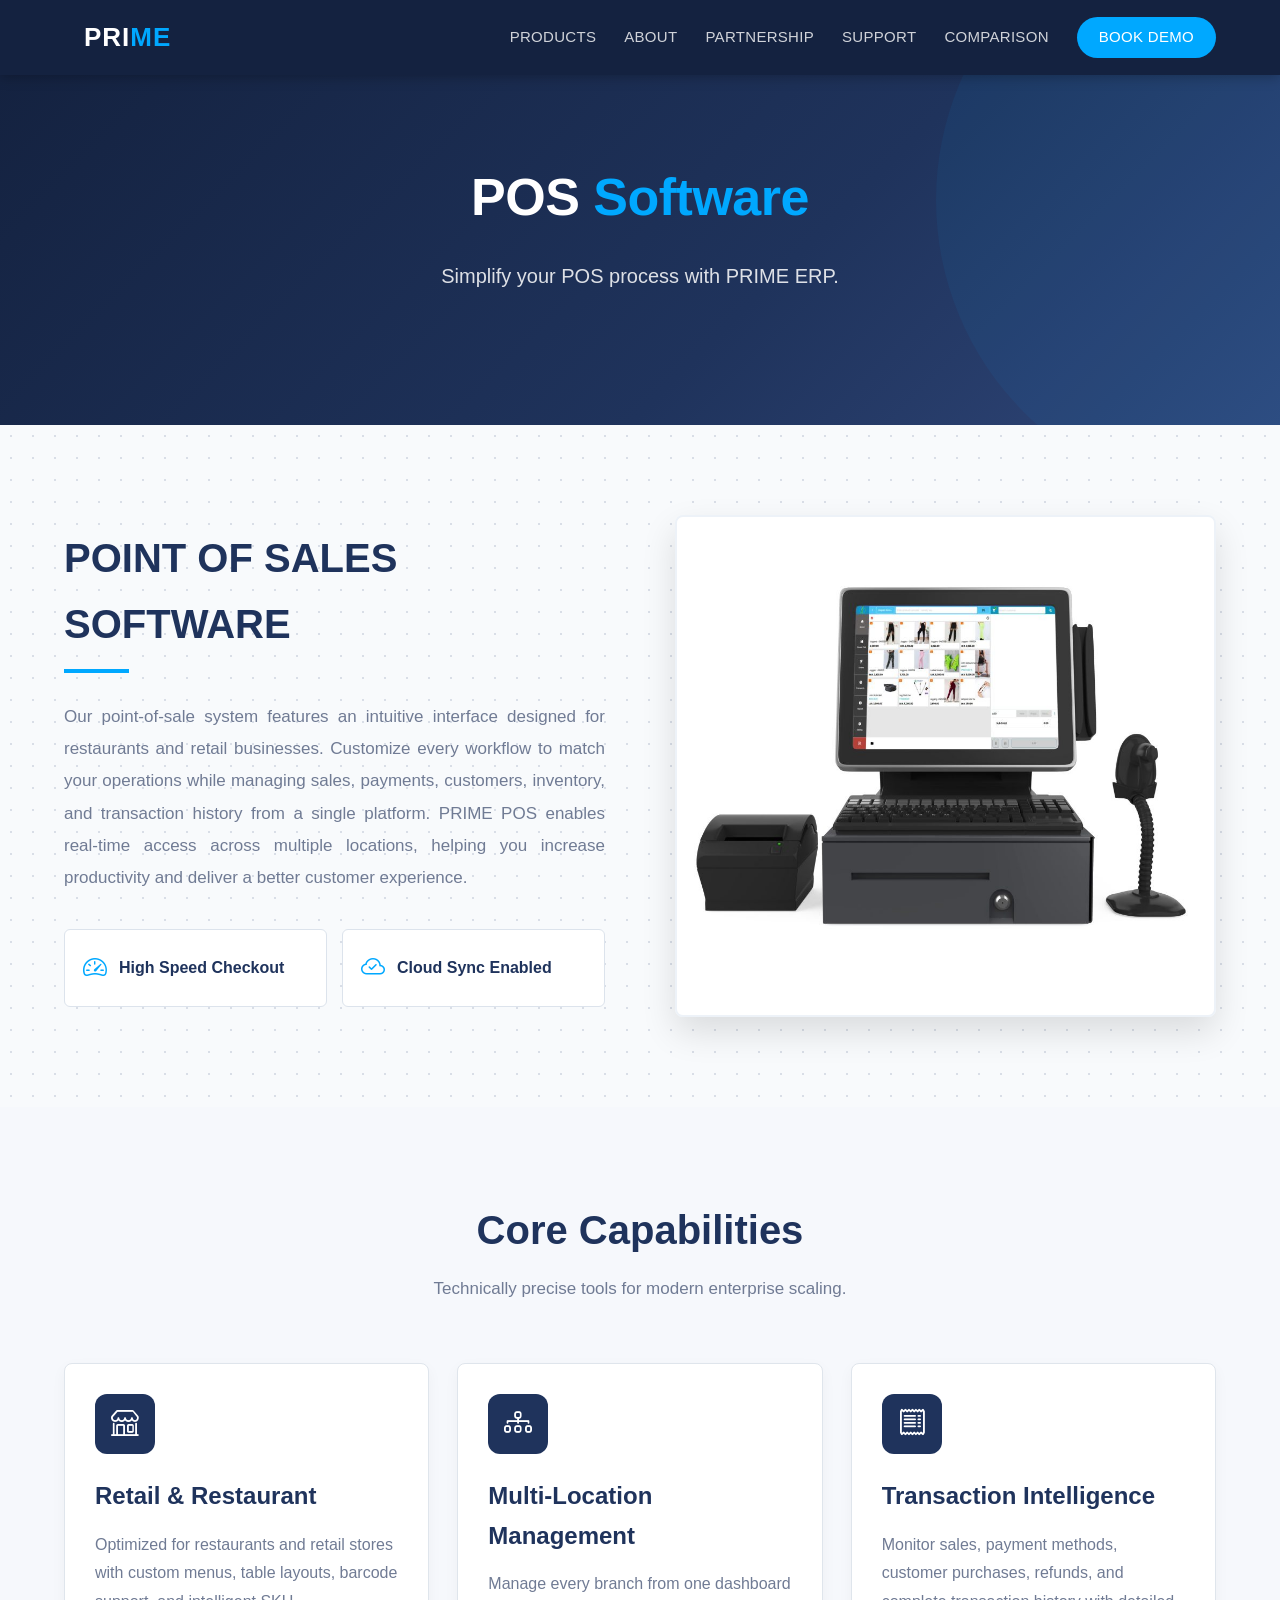
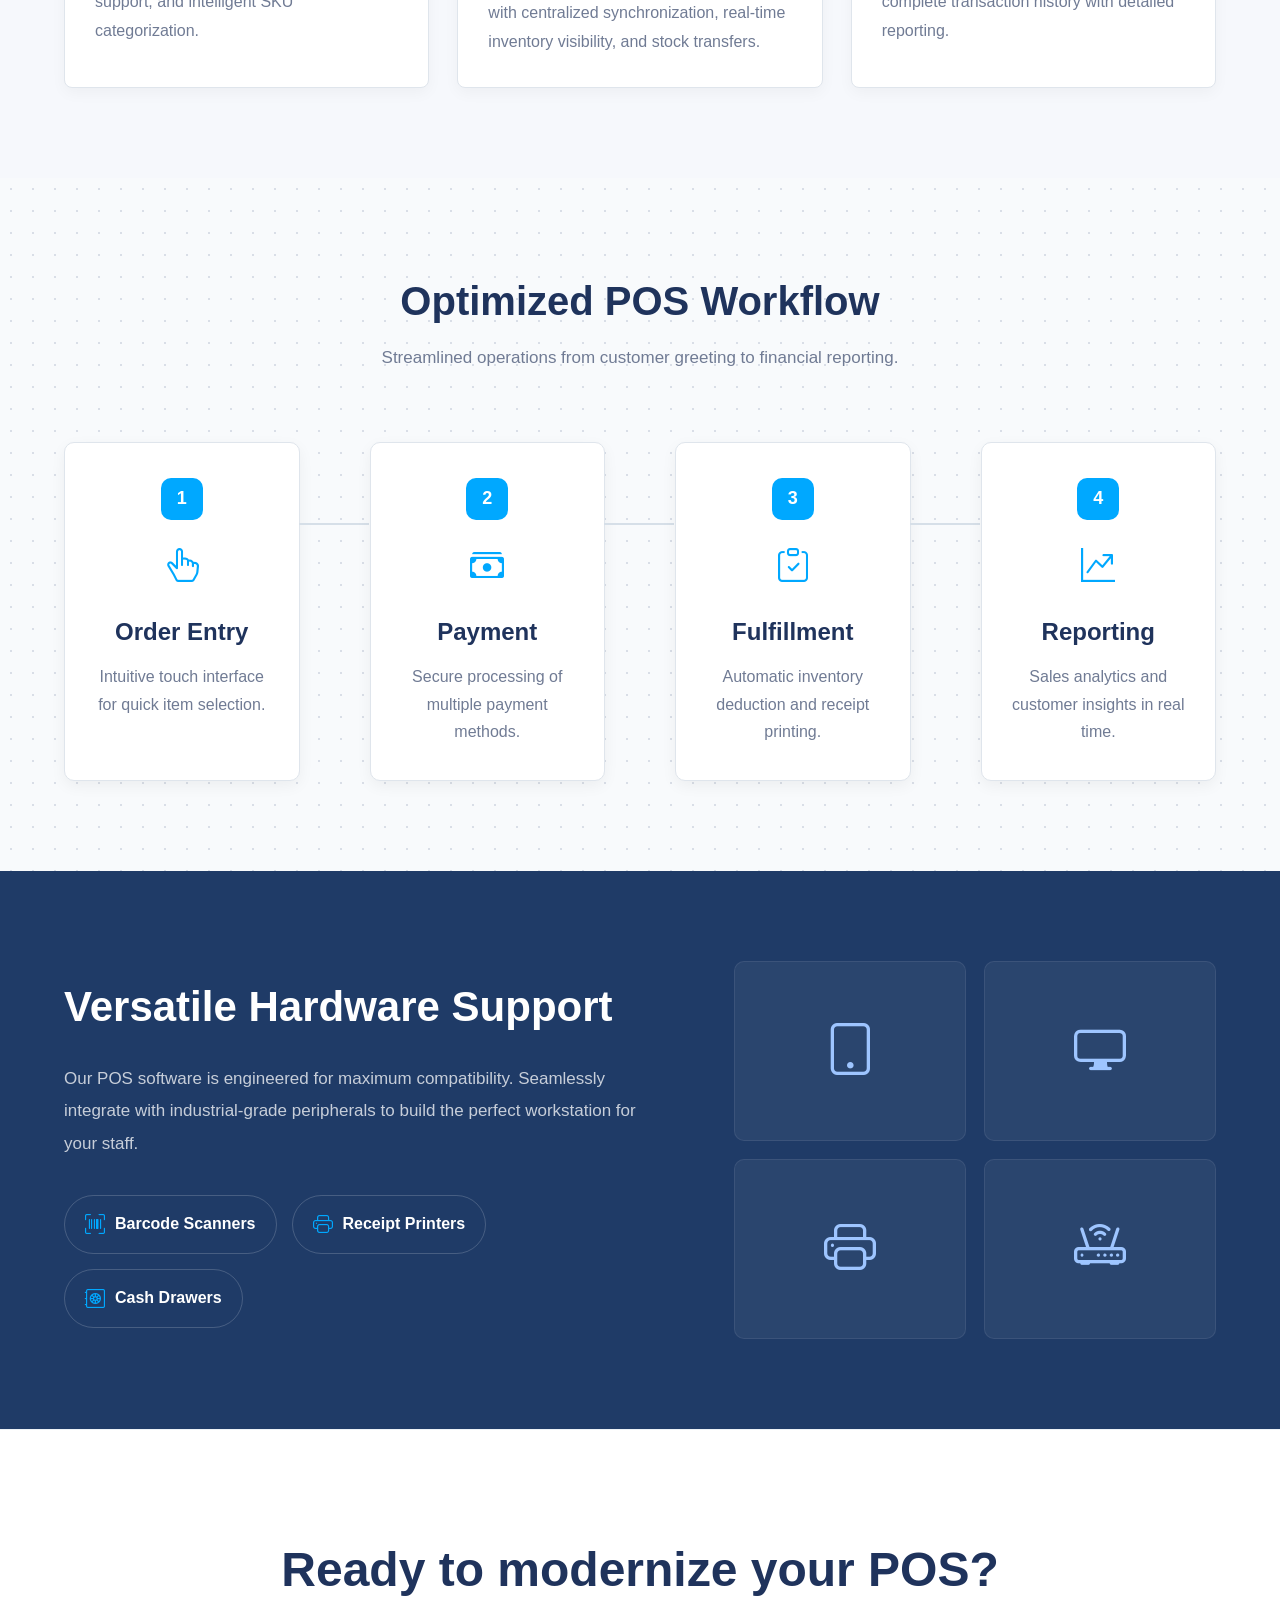
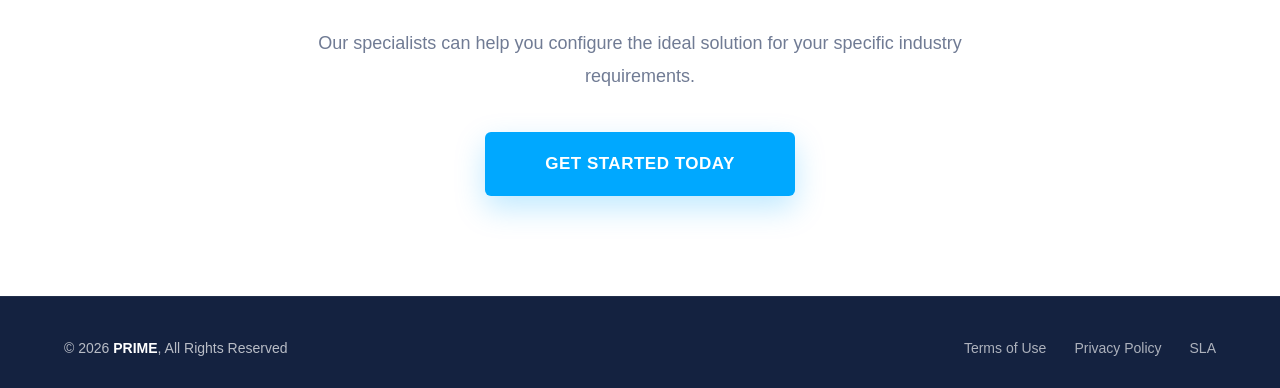
<file: pos.html>
<!DOCTYPE html>
<html lang="en">

<head>
    <meta charset="UTF-8">
    <meta name="viewport" content="width=device-width, initial-scale=1.0">
    <title>PRIME | POS Software</title>

    <link rel="stylesheet" href="./css/global.css">
    <link rel="stylesheet" href="https://cdn.jsdelivr.net/npm/bootstrap-icons@1.13.1/font/bootstrap-icons.min.css">
    <style>
        /* ============================================================
           POS INTRODUCTION
        ============================================================ */
        .pos-intro {
            padding: 90px 0;
            background: #f8fafc;
            background-image: radial-gradient(#d9dee7 1px, transparent 1px);
            background-size: 22px 22px;
        }

        .pos-wrapper {
            display: grid;
            grid-template-columns: 1fr 1fr;
            gap: 70px;
            align-items: center;
        }

        .pos-content h2 {
            font-size: 40px;
            color: var(--primary);
            text-transform: uppercase;
            margin-bottom: 12px;
        }

        .pos-line {
            width: 65px;
            height: 4px;
            background: var(--accent);
            margin-bottom: 28px;
        }

        .pos-content p {
            color: var(--text-light);
            font-size: 17px;
            line-height: 1.9;
            text-align: justify;
            margin-bottom: 35px;
        }

        .pos-features {
            display: grid;
            grid-template-columns: repeat(2, 1fr);
            gap: 15px;
        }

        .pos-feature {
            display: flex;
            align-items: center;
            gap: 12px;
            background: #fff;
            border: 1px solid #dce3ec;
            padding: 18px;
            border-radius: 6px;
            font-weight: 600;
            color: var(--primary);
        }

        .pos-feature i {
            color: var(--accent);
            font-size: 24px;
        }

        .pos-image {
            text-align: right;
        }

        .pos-image img {
            width: 100%;
            max-width: 620px;
            border-radius: 8px;
            border: 2px solid #edf2f8;
            box-shadow: 0 15px 35px rgba(0, 0, 0, .12);
        }

        /* ============================================================
           POS Introduction
        ============================================================ */
        .pos-intro {
            display: flex;
            align-items: center;
            justify-content: space-between;
            gap: 60px;
        }

        /* ============================================================
           POS CORE CAPABILITIES
        ============================================================ */
        .pos-core {
            padding: 90px 0;
            background: var(--bg-gray);
        }

        .pos-core-title {
            text-align: center;
            margin-bottom: 60px;
        }

        .pos-core-title h2 {
            font-size: 40px;
            color: var(--primary);
            margin-bottom: 12px;
        }

        .pos-core-title p {
            color: var(--text-light);
            font-size: 17px;
        }

        .pos-core-grid {
            display: grid;
            grid-template-columns: repeat(3, 1fr);
            gap: 28px;
        }

        .pos-card {
            background: #fff;
            border: 1px solid #dfe5ec;
            border-radius: 8px;
            padding: 30px;
            transition: .3s;
            box-shadow: 0 5px 15px rgba(0, 0, 0, .04);
        }

        .pos-card:hover {
            transform: translateY(-6px);
            box-shadow: 0 15px 30px rgba(0, 0, 0, .08);
        }

        .pos-icon {
            width: 60px;
            height: 60px;
            border-radius: 12px;
            background: var(--primary);
            color: #fff;
            display: flex;
            justify-content: center;
            align-items: center;
            margin-bottom: 22px;
        }

        .pos-icon i {
            font-size: 28px;
        }

        .pos-card h3 {
            color: var(--primary);
            font-size: 24px;
            margin-bottom: 15px;
        }

        .pos-card p {
            color: var(--text-light);
            line-height: 1.8;
            font-size: 16px;
        }

        /* ============================================================
           POS WORKFLOW
        ============================================================ */
        .pos-workflow {
            padding: 90px 0;
            background: #f8fafc;
            background-image: radial-gradient(#d9dee7 1px, transparent 1px);
            background-size: 22px 22px;
        }

        .pos-workflow-header {
            text-align: center;
            margin-bottom: 70px;
        }

        .pos-workflow-header h2 {
            font-size: 40px;
            color: var(--primary);
            margin-bottom: 10px;
        }

        .pos-workflow-header p {
            color: var(--text-light);
            font-size: 17px;
        }

        .pos-workflow-grid {
            display: grid;
            grid-template-columns: repeat(4, 1fr);
            gap: 70px;
            position: relative;
        }

        .pos-workflow-step {
            position: relative;
            text-align: center;
            background: #fff;
            border: 1px solid #dfe5ec;
            border-radius: 10px;
            padding: 35px 25px;
            box-shadow: 0 5px 15px rgba(0, 0, 0, .05);
            transition: .3s;
        }

        .pos-workflow-step:hover {
            transform: translateY(-6px);
            box-shadow: 0 15px 30px rgba(0, 0, 0, .08);
        }

        .pos-workflow-step:not(:last-child)::after {
            content: "";
            position: absolute;
            top: 80px;
            left: 100%;
            width: 70px;
            height: 2px;
            background: #d6dfe8;
        }

        .pos-step-number {
            width: 42px;
            height: 42px;
            margin: 0 auto 18px;
            background: var(--accent);
            color: #fff;
            border-radius: 10px;
            display: flex;
            justify-content: center;
            align-items: center;
            font-weight: 700;
            font-size: 18px;
        }

        .pos-step-icon {
            margin-bottom: 18px;
        }

        .pos-step-icon i {
            font-size: 34px;
            color: var(--accent);
        }

        .pos-workflow-step h3 {
            font-size: 24px;
            color: var(--primary);
            margin-bottom: 12px;
        }

        .pos-workflow-step p {
            color: var(--text-light);
            line-height: 1.7;
            font-size: 16px;
        }

        /* ============================================================
           POS HARDWARE SUPPORT
        ============================================================ */
        .pos-hardware {
            background: #1f3b67;
            padding: 90px 0;
        }

        .pos-hardware-wrapper {
            display: grid;
            grid-template-columns: 1.1fr .9fr;
            gap: 80px;
            align-items: center;
        }

        .hardware-content h2 {
            color: #fff;
            font-size: 42px;
            margin-bottom: 22px;
        }

        .hardware-content p {
            color: rgba(255, 255, 255, .75);
            font-size: 17px;
            line-height: 1.9;
            max-width: 600px;
            margin-bottom: 35px;
        }

        .hardware-tags {
            display: flex;
            flex-wrap: wrap;
            gap: 15px;
        }

        .hardware-tag {
            display: flex;
            align-items: center;
            gap: 10px;
            padding: 12px 20px;
            border: 1px solid rgba(255, 255, 255, .18);
            border-radius: 50px;
            color: #fff;
            font-weight: 600;
            transition: .3s;
        }

        .hardware-tag:hover {
            background: rgba(255, 255, 255, .08);
            border-color: var(--accent);
        }

        .hardware-tag i {
            color: var(--accent);
            font-size: 20px;
        }

        /* Right Side */
        .hardware-grid {
            display: grid;
            grid-template-columns: repeat(2, 1fr);
            gap: 18px;
        }

        .hardware-box {
            height: 180px;
            background: rgba(255, 255, 255, .05);
            border: 1px solid rgba(255, 255, 255, .08);
            border-radius: 10px;
            display: flex;
            justify-content: center;
            align-items: center;
            transition: .35s;
        }

        .hardware-box:hover {
            background: rgba(255, 255, 255, .1);
            transform: translateY(-6px);
        }

        .hardware-box i {
            font-size: 52px;
            color: #9ec5ff;
        }

        /* ============================================================
           POS CTA
        ============================================================ */
        .pos-cta {
            padding: 100px 20px;
            background: #fff;
            text-align: center;
            border-top: 1px solid #edf2f7;
        }

        .pos-cta h2 {
            font-size: 48px;
            color: var(--primary);
            font-weight: 700;
            margin-bottom: 18px;
        }

        .pos-cta p {
            max-width: 650px;
            margin: 0 auto 40px;
            color: var(--text-light);
            font-size: 18px;
            line-height: 1.8;
        }

        .pos-cta-btn {
            display: inline-block;
            background: var(--accent);
            color: #fff;
            padding: 18px 60px;
            border-radius: 6px;
            font-size: 17px;
            font-weight: 700;
            text-transform: uppercase;
            letter-spacing: .5px;
            transition: .3s;
            box-shadow: 0 12px 30px rgba(0, 168, 255, .25);
        }

        .pos-cta-btn:hover {
            background: #0095e6;
            transform: translateY(-4px);
            box-shadow: 0 18px 35px rgba(0, 168, 255, .35);
        }

        /* ============================================================
           RESPONSIVE
        ============================================================ */
        /* ---------- Laptop ---------- */
        @media (max-width:1200px) {
            .pos-wrapper {
                gap: 50px;
            }

            .pos-core-grid {
                grid-template-columns: repeat(2, 1fr);
            }

            .pos-workflow-grid {
                grid-template-columns: repeat(2, 1fr);
                gap: 40px;
            }

            .pos-workflow-step::after {
                display: none;
            }
        }

        /* ---------- Tablet ---------- */
        @media (max-width:992px) {

            /* Intro */
            .pos-wrapper {
                grid-template-columns: 1fr;
                text-align: center;
                gap: 40px;
            }

            .pos-content p {
                text-align: center;
            }

            .pos-line {
                margin: 0 auto 28px;
            }

            .pos-image {
                text-align: center;
            }

            .pos-image img {
                max-width: 550px;
            }

            .pos-features {
                justify-content: center;
            }

            /* Core */
            .pos-core-grid {
                grid-template-columns: 1fr;
            }

            /* Workflow */
            .pos-workflow-grid {
                grid-template-columns: repeat(2, 1fr);
                gap: 30px;
            }

            .pos-workflow-step::after {
                display: none;
            }

            /* Hardware */
            .pos-hardware-wrapper {
                grid-template-columns: 1fr;
                text-align: center;
                gap: 50px;
            }

            .hardware-content p {
                margin: 0 auto 30px;
            }

            .hardware-tags {
                justify-content: center;
            }

            .hardware-grid {
                grid-template-columns: repeat(2, 1fr);
            }

            /* CTA */
            .pos-cta {
                padding: 80px 20px;
            }

            .pos-cta h2 {
                font-size: 38px;
            }
        }

        /* ---------- Mobile ---------- */
        @media (max-width:768px) {
            section {
                padding: 70px 0 !important;
            }

            .hero h1,
            .pos-content h2,
            .pos-core-title h2,
            .pos-workflow-header h2,
            .hardware-content h2,
            .pos-cta h2 {
                font-size: 30px;
            }

            .hero p,
            .pos-content p,
            .pos-core-title p,
            .pos-workflow-header p,
            .hardware-content p,
            .pos-cta p {
                font-size: 16px;
            }

            .pos-features {
                grid-template-columns: 1fr;
            }

            .pos-core-grid {
                grid-template-columns: 1fr;
            }

            .pos-workflow-grid {
                grid-template-columns: 1fr;
                gap: 25px;
            }

            .hardware-grid {
                grid-template-columns: 1fr;
            }

            .hardware-box {
                height: 150px;
            }

            .pos-card {
                padding: 25px;
            }

            .pos-workflow-step {
                padding: 30px 20px;
            }

            .pos-workflow-step h3 {
                font-size: 20px;
            }

            .pos-card h3 {
                font-size: 20px;
            }

            .pos-icon {
                width: 55px;
                height: 55px;
            }

            .pos-icon i {
                font-size: 24px;
            }

            .pos-step-icon i {
                font-size: 28px;
            }

            .pos-cta-btn {
                width: 100%;
                max-width: 320px;
                padding: 16px;
            }
        }

        /* ---------- Small Mobile ---------- */
        @media (max-width:480px) {

            .hero h1,
            .pos-content h2,
            .pos-core-title h2,
            .pos-workflow-header h2,
            .hardware-content h2,
            .pos-cta h2 {
                font-size: 26px;
            }

            .pos-feature {
                justify-content: center;
                text-align: center;
            }

            .hardware-tags {
                flex-direction: column;
            }

            .hardware-tag {
                justify-content: center;
                width: 100%;
            }

            .hardware-box {
                height: 130px;
            }
        }
    </style>
</head>

<body>
    <!--=========================================================
        NAVBAR
    ==========================================================-->
<header class="navbar">
        <div class="container">
            <a href="./index.html" class="logo">
                PRI<span>ME</span>
            </a>
            <!-- hambuger -->
            <button class="hamburger" id="hamburger" aria-label="Toggle navigation">
            <span></span>
            <span></span>
            <span></span>
            </button>

            <nav class="nav-links" id="navLinks">
                <div class="dropdown">
                    <a href="./Product.html">PRODUCTS</a>
                    <div class="dropdown-menu">
                        <li><a href="./sales.html">
                                <i class="bi bi-graph-up"></i>Sales
                            </a></li>
                        <li><a href="./purchase.html">
                                <i class="bi bi-cart3"></i>Purchase
                            </a></li>
                        <li><a href="./inventory.html">
                                <i class="bi bi-box-seam"></i>Inventory
                            </a></li>
                        <li><a href="./manufacturing.html">
                                <i class="bi bi-buildings"></i>Manufacturing
                            </a></li>
                        <li><a href="./pos.html">
                                <i class="bi bi-credit-card"></i>POS
                            </a></li>
                        <li><a href="./e-commerce.html">
                                <i class="bi bi-globe2"></i>E-Commerce
                            </a></li>
                    </div>
                </div>

                <a href="./about.html">ABOUT</a>
                <a href="./partnership.html">PARTNERSHIP</a>
                <a href="./support.html">SUPPORT</a>
                <a href="./comparison.html">COMPARISON</a>
                <a href="#" class="btn-demo">BOOK DEMO</a>
            </nav>
        </div>
        
        <div class="nav-overlay" id="navOverlay"></div>
    </header>

    <!-- ============================================================
     HERO
    ============================================================ -->
    <section class="hero">
        <div class="container">
            <h1>
                POS <span class="highlight">Software</span>
            </h1>
            <p>
                Simplify your POS process with PRIME ERP.
            </p>
        </div>
    </section>

    <!-- ============================================================
     POS INTRODUCTION
    ============================================================ -->
    <section class="pos-intro">
        <div class="container">
            <div class="pos-wrapper">
                <div class="pos-content">
                    <h2>POINT OF SALES SOFTWARE</h2>
                    <div class="pos-line"></div>
                    <p>
                        Our point-of-sale system features an intuitive interface
                        designed for restaurants and retail businesses. Customize
                        every workflow to match your operations while managing
                        sales, payments, customers, inventory, and transaction
                        history from a single platform. PRIME POS enables real-time
                        access across multiple locations, helping you increase
                        productivity and deliver a better customer experience.
                    </p>

                    <div class="pos-features">
                        <div class="pos-feature">
                            <i class="bi bi-speedometer2"></i>
                            <span>High Speed Checkout</span>
                        </div>

                        <div class="pos-feature">
                            <i class="bi bi-cloud-check"></i>
                            <span>Cloud Sync Enabled</span>
                        </div>
                    </div>
                </div>

                <div class="pos-image">
                    <img src="Image/pos-system-imw-scaled-1000x928.jpg" alt="POS Dashboard">
                </div>
            </div>
        </div>
    </section>

    <!-- ============================================================
     POS CORE CAPABILITIES
    ============================================================ -->
    <section class="pos-core">
        <div class="container">
            <div class="pos-core-title">
                <h2>Core Capabilities</h2>
                <p>
                    Technically precise tools for modern enterprise scaling.
                </p>
            </div>

            <div class="pos-core-grid">
                <!-- Card 1 -->
                <div class="pos-card">
                    <div class="pos-icon">
                        <i class="bi bi-shop"></i>
                    </div>
                    <h3>Retail & Restaurant</h3>
                    <p>
                        Optimized for restaurants and retail stores with custom
                        menus, table layouts, barcode support, and intelligent SKU
                        categorization.
                    </p>
                </div>

                <!-- Card 2 -->
                <div class="pos-card">
                    <div class="pos-icon">
                        <i class="bi bi-diagram-3"></i>
                    </div>

                    <h3>Multi-Location Management</h3>
                    <p>
                        Manage every branch from one dashboard with centralized
                        synchronization, real-time inventory visibility, and stock
                        transfers.
                    </p>
                </div>

                <!-- Card 3 -->
                <div class="pos-card">
                    <div class="pos-icon">
                        <i class="bi bi-receipt"></i>
                    </div>

                    <h3>Transaction Intelligence</h3>
                    <p>
                        Monitor sales, payment methods, customer purchases,
                        refunds, and complete transaction history with detailed
                        reporting.
                    </p>
                </div>
            </div>
        </div>
    </section>

    <!-- ============================================================
     POS WORKFLOW
    ============================================================ -->
    <section class="pos-workflow">
        <div class="container">
            <div class="pos-workflow-header">
                <h2>Optimized POS Workflow</h2>
                <p>
                    Streamlined operations from customer greeting to financial reporting.
                </p>
            </div>
            <div class="pos-workflow-grid">

                <!-- STEP 1 -->
                <div class="pos-workflow-step">
                    <div class="pos-step-number">1</div>
                    <div class="pos-step-icon">
                        <i class="bi bi-hand-index-thumb"></i>
                    </div>

                    <h3>Order Entry</h3>
                    <p>
                        Intuitive touch interface for quick item selection.
                    </p>
                </div>

                <!-- STEP 2 -->
                <div class="pos-workflow-step">
                    <div class="pos-step-number">2</div>
                    <div class="pos-step-icon">
                        <i class="bi bi-cash-stack"></i>
                    </div>

                    <h3>Payment</h3>
                    <p>
                        Secure processing of multiple payment methods.
                    </p>
                </div>

                <!-- STEP 3 -->
                <div class="pos-workflow-step">
                    <div class="pos-step-number">3</div>
                    <div class="pos-step-icon">
                        <i class="bi bi-clipboard-check"></i>
                    </div>

                    <h3>Fulfillment</h3>
                    <p>
                        Automatic inventory deduction and receipt printing.
                    </p>
                </div>

                <!-- STEP 4 -->
                <div class="pos-workflow-step">
                    <div class="pos-step-number">4</div>
                    <div class="pos-step-icon">
                        <i class="bi bi-graph-up-arrow"></i>
                    </div>

                    <h3>Reporting</h3>
                    <p>
                        Sales analytics and customer insights in real time.
                    </p>
                </div>
            </div>
        </div>
    </section>

    <!-- ============================================================
     POS HARDWARE SUPPORT
    ============================================================ -->
    <section class="pos-hardware">
        <div class="container">
            <div class="pos-hardware-wrapper">
                <!-- Left -->
                <div class="hardware-content">
                    <h2>Versatile Hardware Support</h2>
                    <p>
                        Our POS software is engineered for maximum compatibility.
                        Seamlessly integrate with industrial-grade peripherals to
                        build the perfect workstation for your staff.
                    </p>

                    <div class="hardware-tags">
                        <div class="hardware-tag">
                            <i class="bi bi-upc-scan"></i>
                            Barcode Scanners
                        </div>

                        <div class="hardware-tag">
                            <i class="bi bi-printer"></i>
                            Receipt Printers
                        </div>

                        <div class="hardware-tag">
                            <i class="bi bi-safe2"></i>
                            Cash Drawers
                        </div>
                    </div>
                </div>

                <!-- Right -->
                <div class="hardware-grid">
                    <div class="hardware-box">
                        <i class="bi bi-tablet"></i>
                    </div>

                    <div class="hardware-box">
                        <i class="bi bi-display"></i>
                    </div>

                    <div class="hardware-box">
                        <i class="bi bi-printer"></i>
                    </div>

                    <div class="hardware-box">
                        <i class="bi bi-router"></i>
                    </div>
                </div>
            </div>
        </div>
    </section>

    <!-- ============================================================
     POS CTA
    ============================================================ -->
    <section class="pos-cta">
        <div class="container">
            <h2>
                Ready to modernize your POS?
            </h2>
            <p>
                Our specialists can help you configure the ideal solution
                for your specific industry requirements.
            </p>

            <a href="#" class="pos-cta-btn">
                Get Started Today
            </a>
        </div>
    </section>

    <!--=========================================================
        FOOTER
    ==========================================================-->
    <footer class="footer">
        <div class="container">
            <div class="copy">
                &copy; 2026 <strong>PRIME</strong>, All Rights Reserved
            </div>

            <div class="footer-links">
                <a href="#">Terms of Use</a>
                <a href="#">Privacy Policy</a>
                <a href="#">SLA</a>
            </div>
        </div>
    </footer>
<script src="./nav-bar.js"></script>
</body>
</html>
</file>
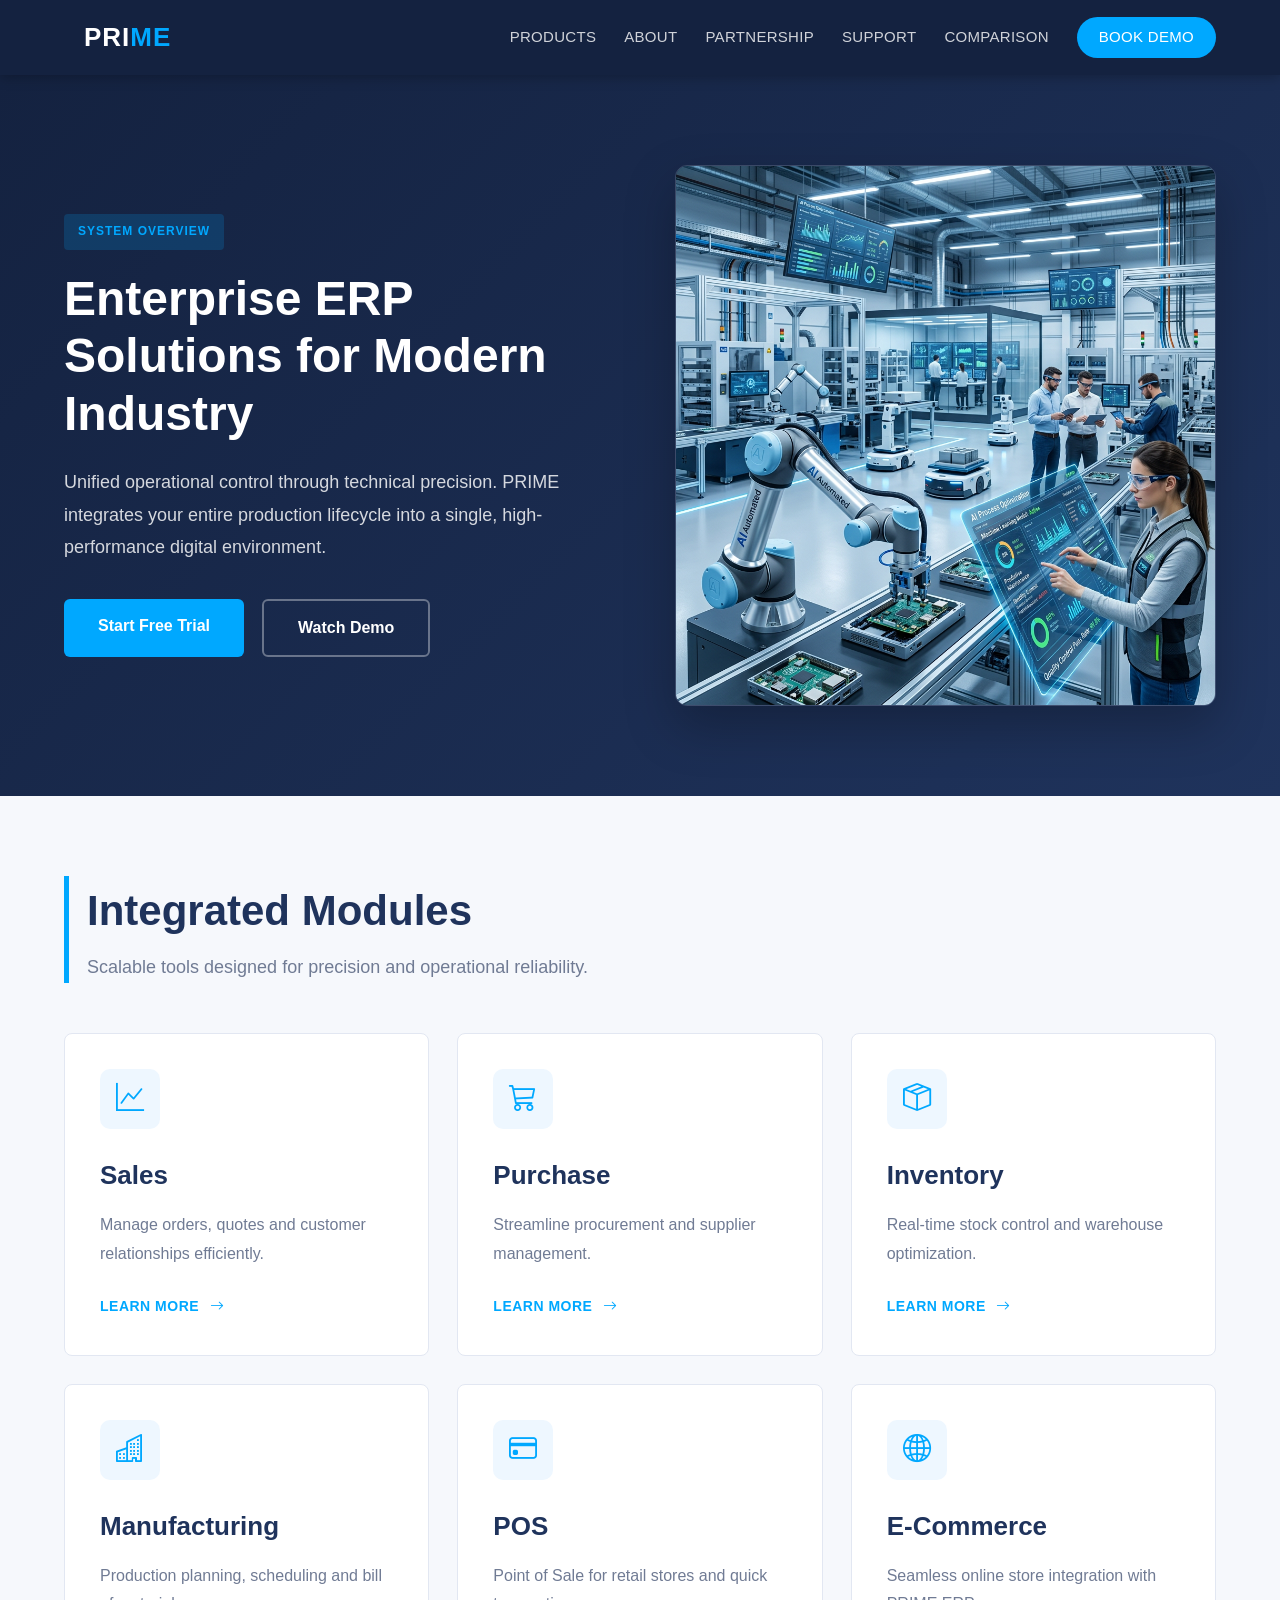
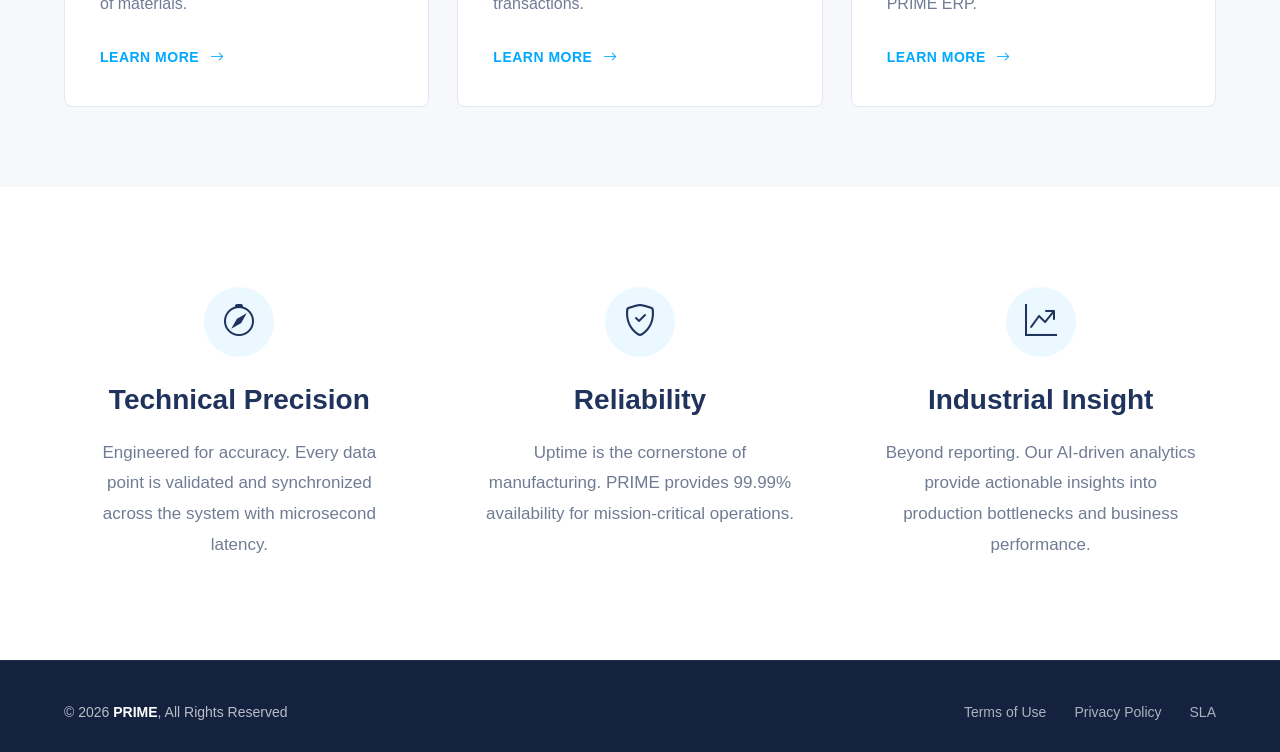
<file: Product.html>
<!DOCTYPE html>
<html lang="en">

<head>
    <meta charset="UTF-8">
    <meta name="viewport" content="width=device-width, initial-scale=1.0">
    <title>Support - PRIME ERP</title>
    <link rel="stylesheet" href="./css/global.css">
    <link rel="stylesheet" href="https://cdn.jsdelivr.net/npm/bootstrap-icons@1.13.1/font/bootstrap-icons.min.css">
    <style>
        /* ============================================================
           Support Page
        ============================================================ */
        .support-wrapper {
            display: grid;
            grid-template-columns: 420px 1fr;
            gap: 40px;
            align-items: start;
        }

        /* ============================================================
           Product Hero
        ============================================================ */
        .product-hero {
            background: linear-gradient(135deg, var(--primary-dark), var(--primary));
            padding: 90px 0;
        }

        .product-hero-wrapper {
            display: flex;
            justify-content: space-between;
            align-items: center;
            gap: 70px;
        }

        .product-content {
            flex: 1;
        }

        .product-tag {
            display: inline-block;
            padding: 8px 14px;
            background: rgba(0, 168, 255, .18);
            color: var(--accent);
            font-size: 12px;
            font-weight: 700;
            letter-spacing: 1px;
            border-radius: 4px;
            margin-bottom: 20px;
        }

        .product-content h1 {
            color: var(--text-white);
            font-size: 48px;
            line-height: 1.2;
            margin-bottom: 24px;
            max-width: 580px;
        }

        .product-content p {
            color: rgba(255, 255, 255, .82);
            font-size: 18px;
            line-height: 1.8;
            max-width: 540px;
            margin-bottom: 35px;
        }

        .hero-buttons {
            display: flex;
            gap: 18px;
        }

        .btn-primary {
            background: var(--accent);
            color: var(--text-white);
            padding: 14px 34px;
            border-radius: 6px;
            font-weight: 600;
            transition: .3s;
        }

        .btn-primary:hover {
            background: #0095e6;
        }

        .btn-secondary {
            border: 2px solid rgba(255, 255, 255, .35);
            color: var(--text-white);
            padding: 14px 34px;
            border-radius: 6px;
            font-weight: 600;
            transition: .3s;
        }

        .btn-secondary:hover {
            background: rgba(255, 255, 255, .12);
        }

        .product-image {
            flex: 1;
            text-align: right;
        }

        .product-image img {
            width: 100%;
            max-width: 560px;
            border-radius: 12px;
            border: 1px solid rgba(255, 255, 255, .15);
            box-shadow: 0 20px 50px rgba(0, 0, 0, .25);
        }

        /* ============================================================
           Integrated Modules
        ============================================================ */
        .modules {
            padding: 80px 0;
            background: var(--bg-gray);
        }

        .modules-heading {
            margin-bottom: 50px;
            border-left: 5px solid var(--accent);
            padding-left: 18px;
        }

        .modules-heading h2 {
            font-size: 42px;
            color: var(--primary);
            margin-bottom: 8px;
        }

        .modules-heading p {
            font-size: 18px;
            color: var(--text-light);
        }

        .modules-grid {
            display: grid;
            grid-template-columns: repeat(3, 1fr);
            gap: 28px;
        }

        .module-card {
            background: var(--bg-white);
            border: 1px solid var(--border-color);
            border-radius: var(--radius-md);
            padding: 35px;
            transition: .3s;
        }

        .module-card:hover {
            transform: translateY(-8px);
            box-shadow: 0 12px 35px rgba(0, 0, 0, .08);
        }

        .module-icon {
            width: 60px;
            height: 60px;
            background: #eef7ff;
            color: var(--accent);
            border-radius: 10px;
            display: flex;
            justify-content: center;
            align-items: center;
            font-size: 28px;
            margin-bottom: 25px;
        }

        .module-card h3 {
            color: var(--primary);
            margin-bottom: 14px;
            font-size: 26px;
        }

        .module-card p {
            color: var(--text-light);
            line-height: 1.8;
            margin-bottom: 25px;
        }

        .module-card a {
            color: var(--accent);
            font-weight: 700;
            text-transform: uppercase;
            font-size: 14px;
            letter-spacing: .5px;
        }

        .module-card a i {
            margin-left: 6px;
            transition: .3s;
        }

        .module-card:hover a i {
            transform: translateX(6px);
        }

        /* ============================================================
           WHY PRIME
        ============================================================ */
        .why-prime {
            background: var(--bg-white);
            padding: 80px 0;
        }

        .why-grid {
            display: grid;
            grid-template-columns: repeat(3, 1fr);
            gap: 50px;
            text-align: center;
        }

        .why-card {
            padding: 20px;
        }

        .why-icon {
            width: 70px;
            height: 70px;
            margin: 0 auto 20px;
            display: flex;
            justify-content: center;
            align-items: center;
            background: rgba(0, 168, 255, .08);
            color: var(--primary);
            border-radius: 50%;
            font-size: 32px;
            transition: .3s;
        }

        .why-card:hover .why-icon {
            background: var(--primary);
            color: var(--text-white);
            transform: translateY(-6px);
        }

        .why-card h3 {
            font-size: 28px;
            color: var(--primary);
            margin-bottom: 15px;
        }

        .why-card p {
            color: var(--text-light);
            font-size: 17px;
            line-height: 1.8;
        }

        /* ============================================================
           RESPONSIVE
        ============================================================ */
        /* ---------- Desktop / Laptop ---------- */
        @media (max-width:1200px) {
            .modules-grid {
                grid-template-columns: repeat(2, 1fr);
            }
        }


        /* ---------- Tablet ---------- */
        @media (max-width:992px) {
            /* Product Hero */
            .product-hero-wrapper {
                flex-direction: column;
                text-align: center;
                gap: 50px;
            }

            .product-content h1 {
                font-size: 38px;
                margin-left: auto;
                margin-right: auto;
            }

            .product-content p {
                margin-left: auto;
                margin-right: auto;
            }

            .hero-buttons {
                justify-content: center;
                flex-wrap: wrap;
            }

            .product-image {
                text-align: center;
            }

            /* Modules */
            .modules-grid {
                grid-template-columns: repeat(2, 1fr);
            }

            /* Why PRIME */
            .why-grid {
                grid-template-columns: 1fr;
                gap: 40px;
            }

            /* Support */
            .support-wrapper {
                grid-template-columns: 1fr;
            }
        }

        /* ---------- Mobile ---------- */
        @media (max-width:768px) {
            /* Hero */
            .product-hero {
                padding: 70px 0;
            }

            .product-content h1 {
                font-size: 32px;
            }

            .product-content p {
                font-size: 16px;
            }

            .hero-buttons {
                flex-direction: column;
                align-items: center;
            }

            .btn-primary,
            .btn-secondary {
                width: 100%;
                max-width: 260px;
                text-align: center;
            }

            /* Modules */
            .modules {
                padding: 70px 0;
            }

            .modules-heading h2 {
                font-size: 34px;
            }

            .modules-heading p {
                font-size: 16px;
            }

            .modules-grid {
                grid-template-columns: 1fr;
            }

            .module-card {
                padding: 25px;
            }

            .module-card h3 {
                font-size: 24px;
            }

            /* Why PRIME */
            .why-prime {
                padding: 70px 0;
            }

            .why-card h3 {
                font-size: 24px;
            }

            .why-card p {
                font-size: 16px;
            }

            /* Support Form */
            .form-grid {
                grid-template-columns: 1fr;
            }

            .form-group.full {
                grid-column: auto;
            }

            .contact-card,
            .contact-form {
                padding: 25px;
            }
        }

        /* ---------- Small Mobile ---------- */
        @media (max-width:480px) {
            /* Hero */
            .product-content h1 {
                font-size: 28px;
            }

            .product-content p {
                font-size: 15px;
            }

            .product-tag {
                font-size: 11px;
            }

            /* Modules */
            .modules-heading h2 {
                font-size: 28px;
            }

            .module-card {
                padding: 22px;
            }

            .module-icon {
                width: 55px;
                height: 55px;
                font-size: 24px;
            }

            .module-card h3 {
                font-size: 22px;
            }

            /* Why PRIME */
            .why-icon {
                width: 60px;
                height: 60px;
                font-size: 28px;
            }

            .why-card h3 {
                font-size: 22px;
            }

            .why-card p {
                font-size: 15px;
            }
        }
    </style>
</head>
<body>

    <!--=========================================================
        NAVBAR
    ==========================================================-->
    <header class="navbar">
        <div class="container">
            <a href="./index.html" class="logo">
                PRI<span>ME</span>
            </a>
            <!-- hambuger -->
            <button class="hamburger" id="hamburger" aria-label="Toggle navigation">
            <span></span>
            <span></span>
            <span></span>
            </button>

            <nav class="nav-links" id="navLinks">
                <div class="dropdown">
                    <a href="./Product.html">PRODUCTS</a>
                    <div class="dropdown-menu">
                        <li><a href="./sales.html">
                                <i class="bi bi-graph-up"></i>Sales
                            </a></li>
                        <li><a href="./purchase.html">
                                <i class="bi bi-cart3"></i>Purchase
                            </a></li>
                        <li><a href="./inventory.html">
                                <i class="bi bi-box-seam"></i>Inventory
                            </a></li>
                        <li><a href="./manufacturing.html">
                                <i class="bi bi-buildings"></i>Manufacturing
                            </a></li>
                        <li><a href="./pos.html">
                                <i class="bi bi-credit-card"></i>POS
                            </a></li>
                        <li><a href="./e-commerce.html">
                                <i class="bi bi-globe2"></i>E-Commerce
                            </a></li>
                    </div>
                </div>

                <a href="./about.html">ABOUT</a>
                <a href="./partnership.html">PARTNERSHIP</a>
                <a href="./support.html">SUPPORT</a>
                <a href="./comparison.html">COMPARISON</a>
                <a href="#" class="btn-demo">BOOK DEMO</a>
            </nav>
        </div>
        
        <div class="nav-overlay" id="navOverlay"></div>
    </header>

    <!-- ============================================================
     PRODUCT HERO
    ============================================================ -->
    <section class="product-hero">
        <div class="container">
            <div class="product-hero-wrapper">
                <div class="product-content">
                    <span class="product-tag">
                        SYSTEM OVERVIEW
                    </span>

                    <h1>
                        Enterprise ERP Solutions for Modern Industry
                    </h1>

                    <p>
                        Unified operational control through technical precision.
                        PRIME integrates your entire production lifecycle into a
                        single, high-performance digital environment.
                    </p>

                    <div class="hero-buttons">
                        <a href="#" class="btn-primary">
                            Start Free Trial
                        </a>

                        <a href="#" class="btn-secondary">
                            Watch Demo
                        </a>
                    </div>
                </div>

                <div class="product-image">
                    <img src="Image/a41e229b-f30b-44b6-ac4a-4b4dc7c3d2d9.webp" alt="Enterprise ERP">
                </div>
            </div>
        </div>
    </section>

    <!-- ============================================================
     INTEGRATED MODULES
    ============================================================ -->
    <section class="modules">
        <div class="container">
            <div class="modules-heading">
                <h2>Integrated Modules</h2>
                <p>
                    Scalable tools designed for precision and operational reliability.
                </p>
            </div>
            <div class="modules-grid">
                <!-- Sales -->
                <div class="module-card">
                    <div class="module-icon">
                        <i class="bi bi-graph-up"></i>
                    </div>
                    <h3>Sales</h3>
                    <p>
                        Manage orders, quotes and customer relationships efficiently.
                    </p>
                    <a href="sales.html">
                        Learn More
                        <i class="bi bi-arrow-right"></i>
                    </a>
                </div>

                <!-- Purchase -->
                <div class="module-card">
                    <div class="module-icon">
                        <i class="bi bi-cart3"></i>
                    </div>
                    <h3>Purchase</h3>
                    <p>
                        Streamline procurement and supplier management.
                    </p>
                    <a href="purchase.html">
                        Learn More
                        <i class="bi bi-arrow-right"></i>
                    </a>
                </div>

                <!-- Inventory -->
                <div class="module-card">
                    <div class="module-icon">
                        <i class="bi bi-box-seam"></i>
                    </div>
                    <h3>Inventory</h3>
                    <p>
                        Real-time stock control and warehouse optimization.
                    </p>
                    <a href="inventory.html">
                        Learn More
                        <i class="bi bi-arrow-right"></i>
                    </a>
                </div>

                <!-- Manufacturing -->
                <div class="module-card">
                    <div class="module-icon">
                        <i class="bi bi-buildings"></i>
                    </div>
                    <h3>Manufacturing</h3>
                    <p>
                        Production planning, scheduling and bill of materials.
                    </p>
                    <a href="manufacturing.html">
                        Learn More
                        <i class="bi bi-arrow-right"></i>
                    </a>
                </div>

                <!-- POS -->
                <div class="module-card">
                    <div class="module-icon">
                        <i class="bi bi-credit-card"></i>
                    </div>
                    <h3>POS</h3>
                    <p>
                        Point of Sale for retail stores and quick transactions.
                    </p>
                    <a href="pos.html">
                        Learn More
                        <i class="bi bi-arrow-right"></i>
                    </a>
                </div>

                <!-- E-Commerce -->
                <div class="module-card">
                    <div class="module-icon">
                        <i class="bi bi-globe2"></i>
                    </div>
                    <h3>E-Commerce</h3>
                    <p>
                        Seamless online store integration with PRIME ERP.
                    </p>
                    <a href="e-commerce.html">
                        Learn More
                        <i class="bi bi-arrow-right"></i>
                    </a>
                </div>
            </div>
        </div>
    </section>

    <!-- ============================================================
     WHY PRIME
    ============================================================ -->
    <section class="why-prime">
        <div class="container">
            <div class="why-grid">
                <!-- Technical Precision -->
                <div class="why-card">
                    <div class="why-icon">
                        <i class="bi bi-compass"></i>
                    </div>
                    <h3>Technical Precision</h3>
                    <p>
                        Engineered for accuracy. Every data point is validated
                        and synchronized across the system with microsecond
                        latency.
                    </p>
                </div>

                <!-- Reliability -->
                <div class="why-card">
                    <div class="why-icon">
                        <i class="bi bi-shield-check"></i>
                    </div>
                    <h3>Reliability</h3>
                    <p>
                        Uptime is the cornerstone of manufacturing.
                        PRIME provides 99.99% availability for
                        mission-critical operations.
                    </p>
                </div>

                <!-- Industrial Insight -->
                <div class="why-card">
                    <div class="why-icon">
                        <i class="bi bi-graph-up-arrow"></i>
                    </div>
                    <h3>Industrial Insight</h3>
                    <p>
                        Beyond reporting. Our AI-driven analytics
                        provide actionable insights into production
                        bottlenecks and business performance.
                    </p>
                </div>
            </div>
        </div>
    </section>

    <!--=========================================================
        FOOTER
    ==========================================================-->
    <footer class="footer">
        <div class="container">
            <div class="copy">
                &copy; 2026 <strong>PRIME</strong>, All Rights Reserved
            </div>
            <div class="footer-links">
                <a href="#">Terms of Use</a>
                <a href="#">Privacy Policy</a>
                <a href="#">SLA</a>
            </div>
        </div>
    </footer>
<script src="./nav-bar.js"></script>
</body>
</html>
</file>
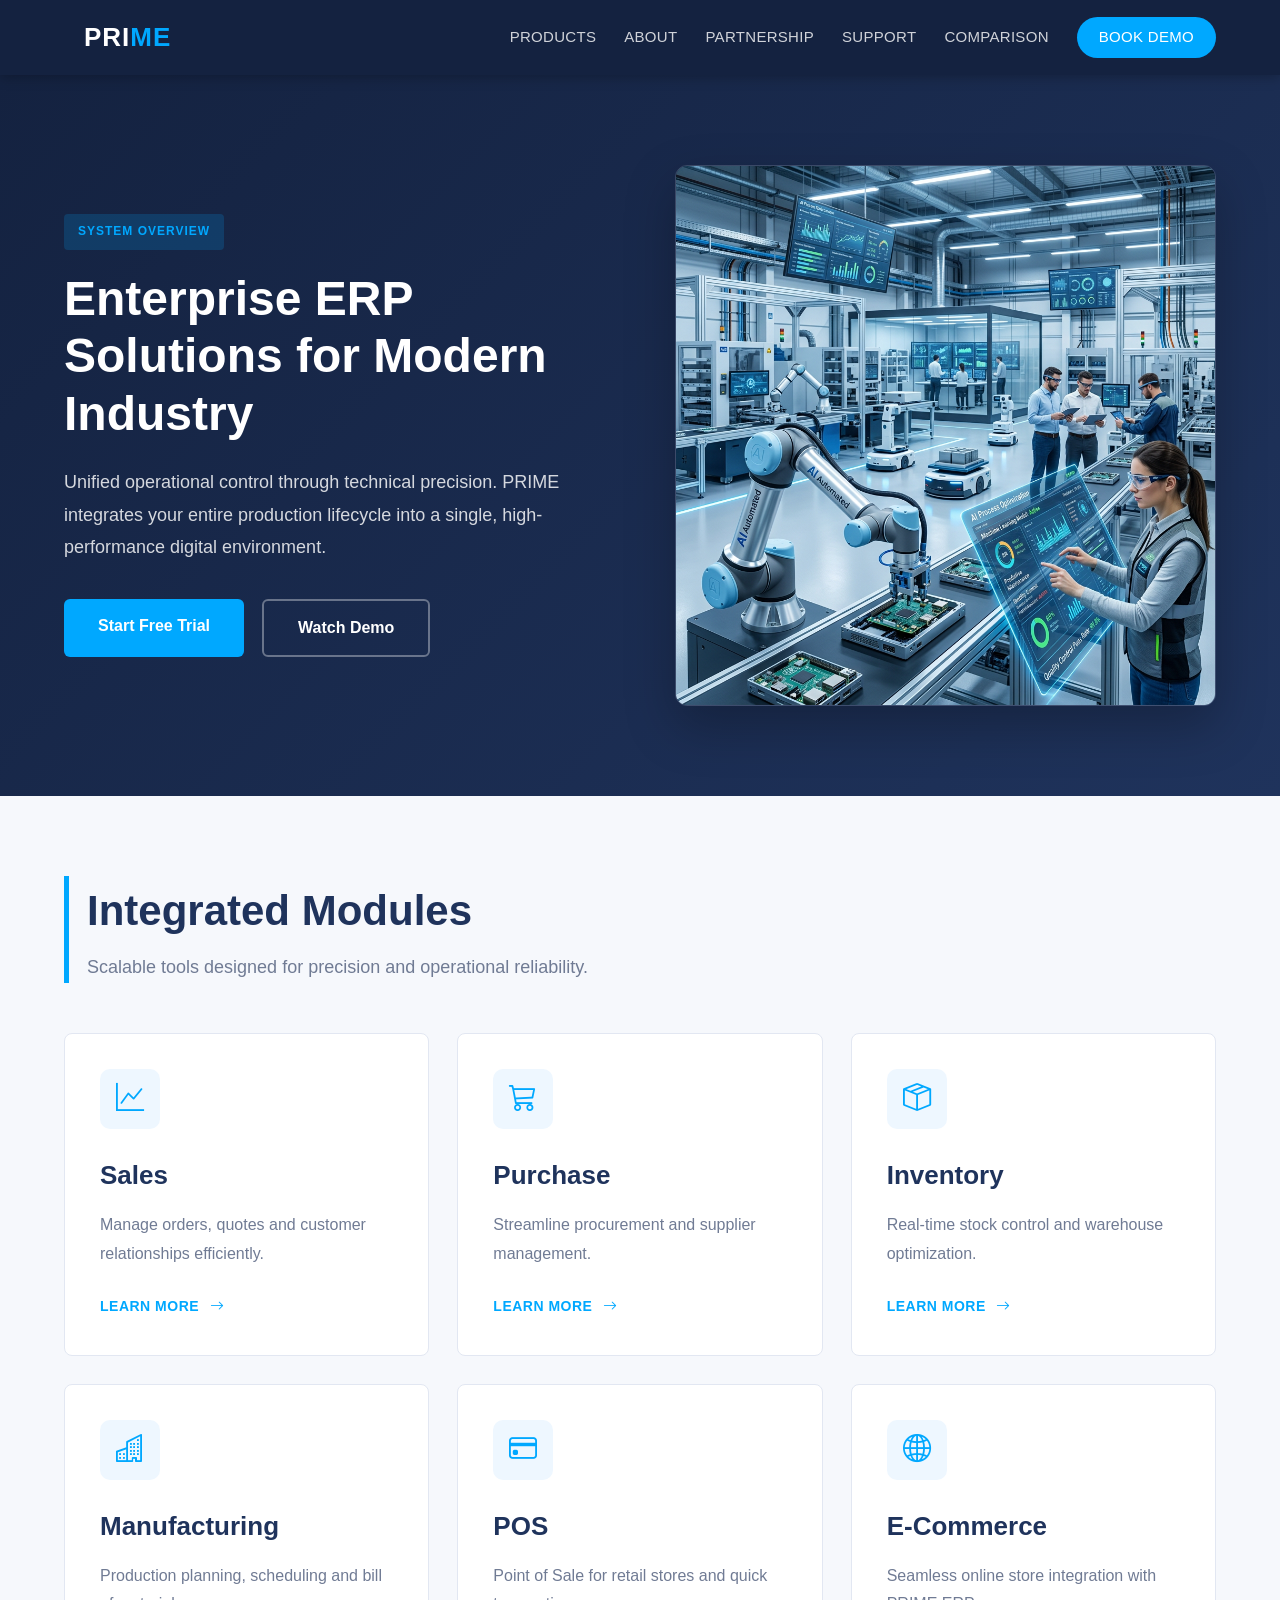
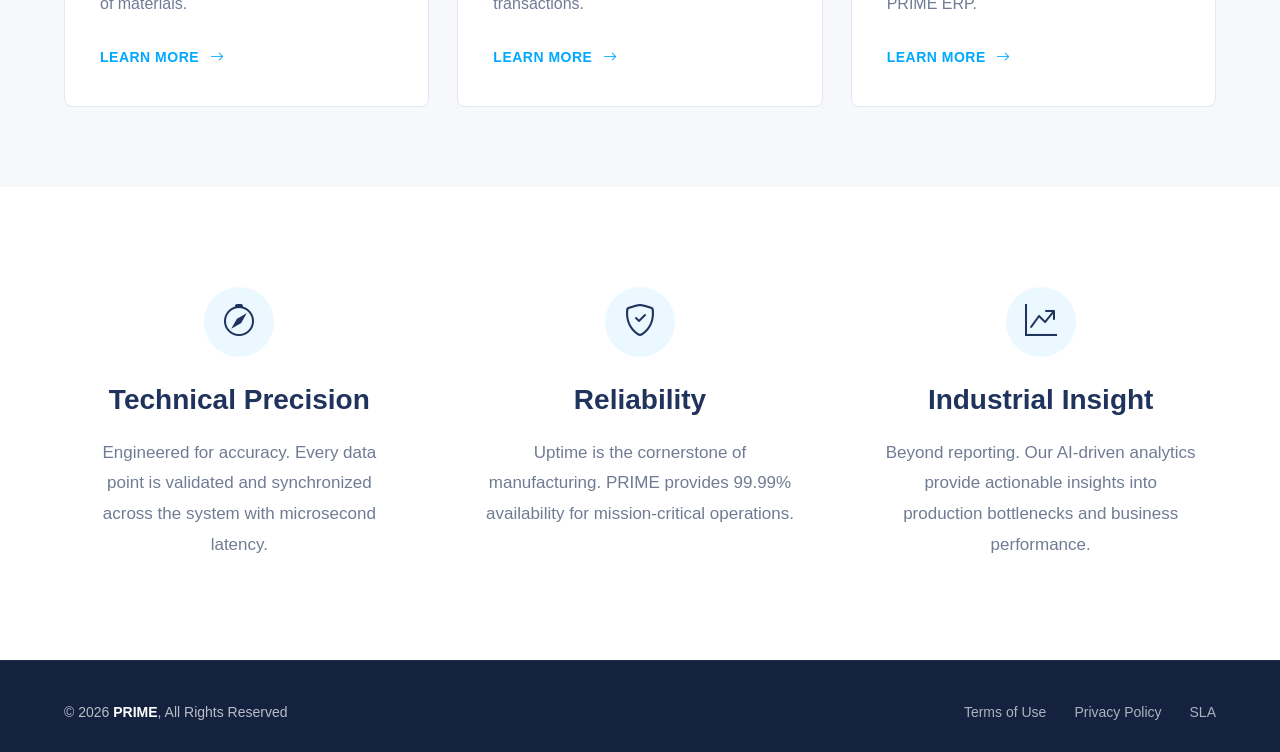
<file: product.html>
<!DOCTYPE html>
<html lang="en">

<head>
    <meta charset="UTF-8">
    <meta name="viewport" content="width=device-width, initial-scale=1.0">
    <title>Support - PRIME ERP</title>
    <link rel="stylesheet" href="./css/global.css">
    <link rel="stylesheet" href="https://cdn.jsdelivr.net/npm/bootstrap-icons@1.13.1/font/bootstrap-icons.min.css">
    <style>
        /* ============================================================
           Support Page
        ============================================================ */
        .support-wrapper {
            display: grid;
            grid-template-columns: 420px 1fr;
            gap: 40px;
            align-items: start;
        }

        /* ============================================================
           Product Hero
        ============================================================ */
        .product-hero {
            background: linear-gradient(135deg, var(--primary-dark), var(--primary));
            padding: 90px 0;
        }

        .product-hero-wrapper {
            display: flex;
            justify-content: space-between;
            align-items: center;
            gap: 70px;
        }

        .product-content {
            flex: 1;
        }

        .product-tag {
            display: inline-block;
            padding: 8px 14px;
            background: rgba(0, 168, 255, .18);
            color: var(--accent);
            font-size: 12px;
            font-weight: 700;
            letter-spacing: 1px;
            border-radius: 4px;
            margin-bottom: 20px;
        }

        .product-content h1 {
            color: var(--text-white);
            font-size: 48px;
            line-height: 1.2;
            margin-bottom: 24px;
            max-width: 580px;
        }

        .product-content p {
            color: rgba(255, 255, 255, .82);
            font-size: 18px;
            line-height: 1.8;
            max-width: 540px;
            margin-bottom: 35px;
        }

        .hero-buttons {
            display: flex;
            gap: 18px;
        }

        .btn-primary {
            background: var(--accent);
            color: var(--text-white);
            padding: 14px 34px;
            border-radius: 6px;
            font-weight: 600;
            transition: .3s;
        }

        .btn-primary:hover {
            background: #0095e6;
        }

        .btn-secondary {
            border: 2px solid rgba(255, 255, 255, .35);
            color: var(--text-white);
            padding: 14px 34px;
            border-radius: 6px;
            font-weight: 600;
            transition: .3s;
        }

        .btn-secondary:hover {
            background: rgba(255, 255, 255, .12);
        }

        .product-image {
            flex: 1;
            text-align: right;
        }

        .product-image img {
            width: 100%;
            max-width: 560px;
            border-radius: 12px;
            border: 1px solid rgba(255, 255, 255, .15);
            box-shadow: 0 20px 50px rgba(0, 0, 0, .25);
        }

        /* ============================================================
           Integrated Modules
        ============================================================ */
        .modules {
            padding: 80px 0;
            background: var(--bg-gray);
        }

        .modules-heading {
            margin-bottom: 50px;
            border-left: 5px solid var(--accent);
            padding-left: 18px;
        }

        .modules-heading h2 {
            font-size: 42px;
            color: var(--primary);
            margin-bottom: 8px;
        }

        .modules-heading p {
            font-size: 18px;
            color: var(--text-light);
        }

        .modules-grid {
            display: grid;
            grid-template-columns: repeat(3, 1fr);
            gap: 28px;
        }

        .module-card {
            background: var(--bg-white);
            border: 1px solid var(--border-color);
            border-radius: var(--radius-md);
            padding: 35px;
            transition: .3s;
        }

        .module-card:hover {
            transform: translateY(-8px);
            box-shadow: 0 12px 35px rgba(0, 0, 0, .08);
        }

        .module-icon {
            width: 60px;
            height: 60px;
            background: #eef7ff;
            color: var(--accent);
            border-radius: 10px;
            display: flex;
            justify-content: center;
            align-items: center;
            font-size: 28px;
            margin-bottom: 25px;
        }

        .module-card h3 {
            color: var(--primary);
            margin-bottom: 14px;
            font-size: 26px;
        }

        .module-card p {
            color: var(--text-light);
            line-height: 1.8;
            margin-bottom: 25px;
        }

        .module-card a {
            color: var(--accent);
            font-weight: 700;
            text-transform: uppercase;
            font-size: 14px;
            letter-spacing: .5px;
        }

        .module-card a i {
            margin-left: 6px;
            transition: .3s;
        }

        .module-card:hover a i {
            transform: translateX(6px);
        }

        /* ============================================================
           WHY PRIME
        ============================================================ */
        .why-prime {
            background: var(--bg-white);
            padding: 80px 0;
        }

        .why-grid {
            display: grid;
            grid-template-columns: repeat(3, 1fr);
            gap: 50px;
            text-align: center;
        }

        .why-card {
            padding: 20px;
        }

        .why-icon {
            width: 70px;
            height: 70px;
            margin: 0 auto 20px;
            display: flex;
            justify-content: center;
            align-items: center;
            background: rgba(0, 168, 255, .08);
            color: var(--primary);
            border-radius: 50%;
            font-size: 32px;
            transition: .3s;
        }

        .why-card:hover .why-icon {
            background: var(--primary);
            color: var(--text-white);
            transform: translateY(-6px);
        }

        .why-card h3 {
            font-size: 28px;
            color: var(--primary);
            margin-bottom: 15px;
        }

        .why-card p {
            color: var(--text-light);
            font-size: 17px;
            line-height: 1.8;
        }

        /* ============================================================
           RESPONSIVE
        ============================================================ */
        /* ---------- Desktop / Laptop ---------- */
        @media (max-width:1200px) {
            .modules-grid {
                grid-template-columns: repeat(2, 1fr);
            }
        }


        /* ---------- Tablet ---------- */
        @media (max-width:992px) {
            /* Product Hero */
            .product-hero-wrapper {
                flex-direction: column;
                text-align: center;
                gap: 50px;
            }

            .product-content h1 {
                font-size: 38px;
                margin-left: auto;
                margin-right: auto;
            }

            .product-content p {
                margin-left: auto;
                margin-right: auto;
            }

            .hero-buttons {
                justify-content: center;
                flex-wrap: wrap;
            }

            .product-image {
                text-align: center;
            }

            /* Modules */
            .modules-grid {
                grid-template-columns: repeat(2, 1fr);
            }

            /* Why PRIME */
            .why-grid {
                grid-template-columns: 1fr;
                gap: 40px;
            }

            /* Support */
            .support-wrapper {
                grid-template-columns: 1fr;
            }
        }

        /* ---------- Mobile ---------- */
        @media (max-width:768px) {
            /* Hero */
            .product-hero {
                padding: 70px 0;
            }

            .product-content h1 {
                font-size: 32px;
            }

            .product-content p {
                font-size: 16px;
            }

            .hero-buttons {
                flex-direction: column;
                align-items: center;
            }

            .btn-primary,
            .btn-secondary {
                width: 100%;
                max-width: 260px;
                text-align: center;
            }

            /* Modules */
            .modules {
                padding: 70px 0;
            }

            .modules-heading h2 {
                font-size: 34px;
            }

            .modules-heading p {
                font-size: 16px;
            }

            .modules-grid {
                grid-template-columns: 1fr;
            }

            .module-card {
                padding: 25px;
            }

            .module-card h3 {
                font-size: 24px;
            }

            /* Why PRIME */
            .why-prime {
                padding: 70px 0;
            }

            .why-card h3 {
                font-size: 24px;
            }

            .why-card p {
                font-size: 16px;
            }

            /* Support Form */
            .form-grid {
                grid-template-columns: 1fr;
            }

            .form-group.full {
                grid-column: auto;
            }

            .contact-card,
            .contact-form {
                padding: 25px;
            }
        }

        /* ---------- Small Mobile ---------- */
        @media (max-width:480px) {
            /* Hero */
            .product-content h1 {
                font-size: 28px;
            }

            .product-content p {
                font-size: 15px;
            }

            .product-tag {
                font-size: 11px;
            }

            /* Modules */
            .modules-heading h2 {
                font-size: 28px;
            }

            .module-card {
                padding: 22px;
            }

            .module-icon {
                width: 55px;
                height: 55px;
                font-size: 24px;
            }

            .module-card h3 {
                font-size: 22px;
            }

            /* Why PRIME */
            .why-icon {
                width: 60px;
                height: 60px;
                font-size: 28px;
            }

            .why-card h3 {
                font-size: 22px;
            }

            .why-card p {
                font-size: 15px;
            }
        }
    </style>
</head>
<body>

    <!--=========================================================
        NAVBAR
    ==========================================================-->
    <header class="navbar">
        <div class="container">
            <a href="./index.html" class="logo">
                PRI<span>ME</span>
            </a>
            <!-- hambuger -->
            <button class="hamburger" id="hamburger" aria-label="Toggle navigation">
            <span></span>
            <span></span>
            <span></span>
            </button>

            <nav class="nav-links" id="navLinks">
                <div class="dropdown">
                    <a href="./Product.html">PRODUCTS</a>
                    <div class="dropdown-menu">
                        <li><a href="./sales.html">
                                <i class="bi bi-graph-up"></i>Sales
                            </a></li>
                        <li><a href="./purchase.html">
                                <i class="bi bi-cart3"></i>Purchase
                            </a></li>
                        <li><a href="./inventory.html">
                                <i class="bi bi-box-seam"></i>Inventory
                            </a></li>
                        <li><a href="./manufacturing.html">
                                <i class="bi bi-buildings"></i>Manufacturing
                            </a></li>
                        <li><a href="./pos.html">
                                <i class="bi bi-credit-card"></i>POS
                            </a></li>
                        <li><a href="./e-commerce.html">
                                <i class="bi bi-globe2"></i>E-Commerce
                            </a></li>
                    </div>
                </div>

                <a href="./about.html">ABOUT</a>
                <a href="./partnership.html">PARTNERSHIP</a>
                <a href="./support.html">SUPPORT</a>
                <a href="./comparison.html">COMPARISON</a>
                <a href="#" class="btn-demo">BOOK DEMO</a>
            </nav>
        </div>
        
        <div class="nav-overlay" id="navOverlay"></div>
    </header>

    <!-- ============================================================
     PRODUCT HERO
    ============================================================ -->
    <section class="product-hero">
        <div class="container">
            <div class="product-hero-wrapper">
                <div class="product-content">
                    <span class="product-tag">
                        SYSTEM OVERVIEW
                    </span>

                    <h1>
                        Enterprise ERP Solutions for Modern Industry
                    </h1>

                    <p>
                        Unified operational control through technical precision.
                        PRIME integrates your entire production lifecycle into a
                        single, high-performance digital environment.
                    </p>

                    <div class="hero-buttons">
                        <a href="#" class="btn-primary">
                            Start Free Trial
                        </a>

                        <a href="#" class="btn-secondary">
                            Watch Demo
                        </a>
                    </div>
                </div>

                <div class="product-image">
                    <img src="Image/a41e229b-f30b-44b6-ac4a-4b4dc7c3d2d9.webp" alt="Enterprise ERP">
                </div>
            </div>
        </div>
    </section>

    <!-- ============================================================
     INTEGRATED MODULES
    ============================================================ -->
    <section class="modules">
        <div class="container">
            <div class="modules-heading">
                <h2>Integrated Modules</h2>
                <p>
                    Scalable tools designed for precision and operational reliability.
                </p>
            </div>
            <div class="modules-grid">
                <!-- Sales -->
                <div class="module-card">
                    <div class="module-icon">
                        <i class="bi bi-graph-up"></i>
                    </div>
                    <h3>Sales</h3>
                    <p>
                        Manage orders, quotes and customer relationships efficiently.
                    </p>
                    <a href="sales.html">
                        Learn More
                        <i class="bi bi-arrow-right"></i>
                    </a>
                </div>

                <!-- Purchase -->
                <div class="module-card">
                    <div class="module-icon">
                        <i class="bi bi-cart3"></i>
                    </div>
                    <h3>Purchase</h3>
                    <p>
                        Streamline procurement and supplier management.
                    </p>
                    <a href="purchase.html">
                        Learn More
                        <i class="bi bi-arrow-right"></i>
                    </a>
                </div>

                <!-- Inventory -->
                <div class="module-card">
                    <div class="module-icon">
                        <i class="bi bi-box-seam"></i>
                    </div>
                    <h3>Inventory</h3>
                    <p>
                        Real-time stock control and warehouse optimization.
                    </p>
                    <a href="inventory.html">
                        Learn More
                        <i class="bi bi-arrow-right"></i>
                    </a>
                </div>

                <!-- Manufacturing -->
                <div class="module-card">
                    <div class="module-icon">
                        <i class="bi bi-buildings"></i>
                    </div>
                    <h3>Manufacturing</h3>
                    <p>
                        Production planning, scheduling and bill of materials.
                    </p>
                    <a href="manufacturing.html">
                        Learn More
                        <i class="bi bi-arrow-right"></i>
                    </a>
                </div>

                <!-- POS -->
                <div class="module-card">
                    <div class="module-icon">
                        <i class="bi bi-credit-card"></i>
                    </div>
                    <h3>POS</h3>
                    <p>
                        Point of Sale for retail stores and quick transactions.
                    </p>
                    <a href="pos.html">
                        Learn More
                        <i class="bi bi-arrow-right"></i>
                    </a>
                </div>

                <!-- E-Commerce -->
                <div class="module-card">
                    <div class="module-icon">
                        <i class="bi bi-globe2"></i>
                    </div>
                    <h3>E-Commerce</h3>
                    <p>
                        Seamless online store integration with PRIME ERP.
                    </p>
                    <a href="e-commerce.html">
                        Learn More
                        <i class="bi bi-arrow-right"></i>
                    </a>
                </div>
            </div>
        </div>
    </section>

    <!-- ============================================================
     WHY PRIME
    ============================================================ -->
    <section class="why-prime">
        <div class="container">
            <div class="why-grid">
                <!-- Technical Precision -->
                <div class="why-card">
                    <div class="why-icon">
                        <i class="bi bi-compass"></i>
                    </div>
                    <h3>Technical Precision</h3>
                    <p>
                        Engineered for accuracy. Every data point is validated
                        and synchronized across the system with microsecond
                        latency.
                    </p>
                </div>

                <!-- Reliability -->
                <div class="why-card">
                    <div class="why-icon">
                        <i class="bi bi-shield-check"></i>
                    </div>
                    <h3>Reliability</h3>
                    <p>
                        Uptime is the cornerstone of manufacturing.
                        PRIME provides 99.99% availability for
                        mission-critical operations.
                    </p>
                </div>

                <!-- Industrial Insight -->
                <div class="why-card">
                    <div class="why-icon">
                        <i class="bi bi-graph-up-arrow"></i>
                    </div>
                    <h3>Industrial Insight</h3>
                    <p>
                        Beyond reporting. Our AI-driven analytics
                        provide actionable insights into production
                        bottlenecks and business performance.
                    </p>
                </div>
            </div>
        </div>
    </section>

    <!--=========================================================
        FOOTER
    ==========================================================-->
    <footer class="footer">
        <div class="container">
            <div class="copy">
                &copy; 2026 <strong>PRIME</strong>, All Rights Reserved
            </div>
            <div class="footer-links">
                <a href="#">Terms of Use</a>
                <a href="#">Privacy Policy</a>
                <a href="#">SLA</a>
            </div>
        </div>
    </footer>
<script src="./nav-bar.js"></script>
</body>
</html>
</file>
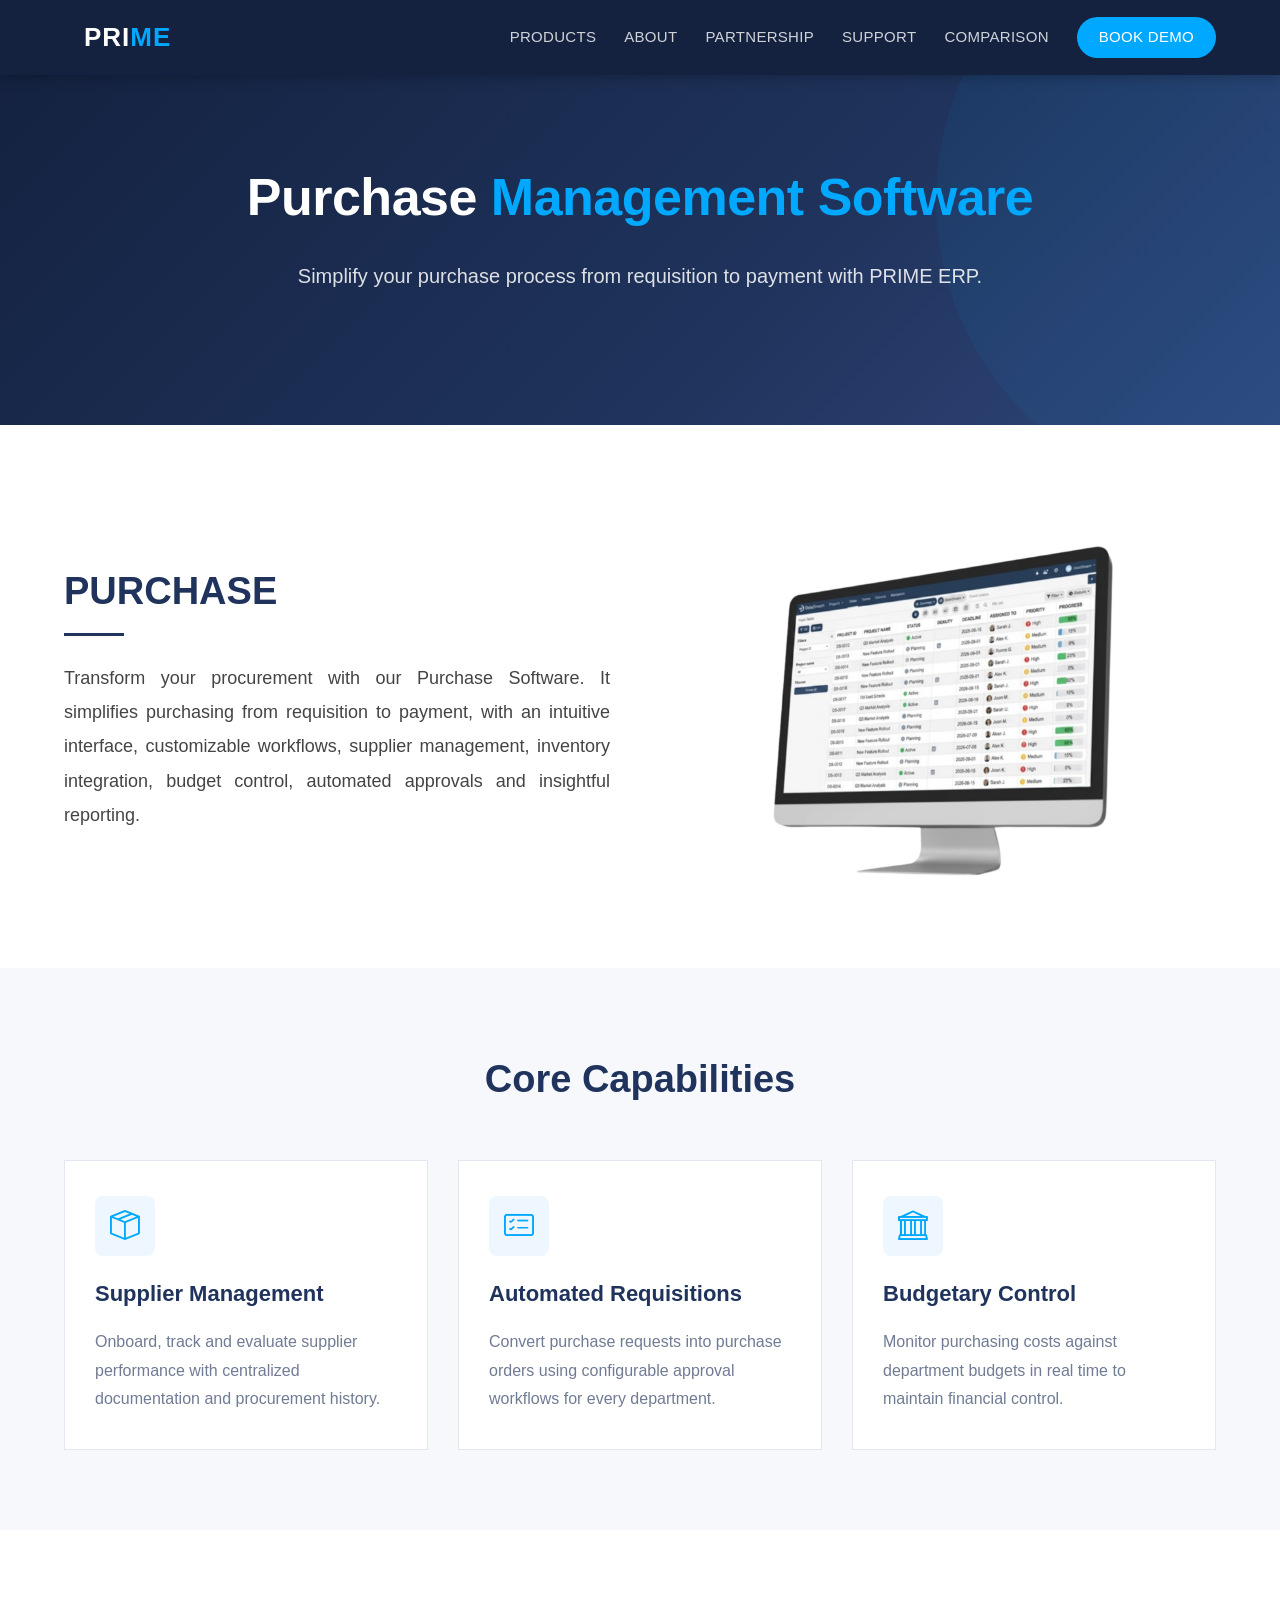
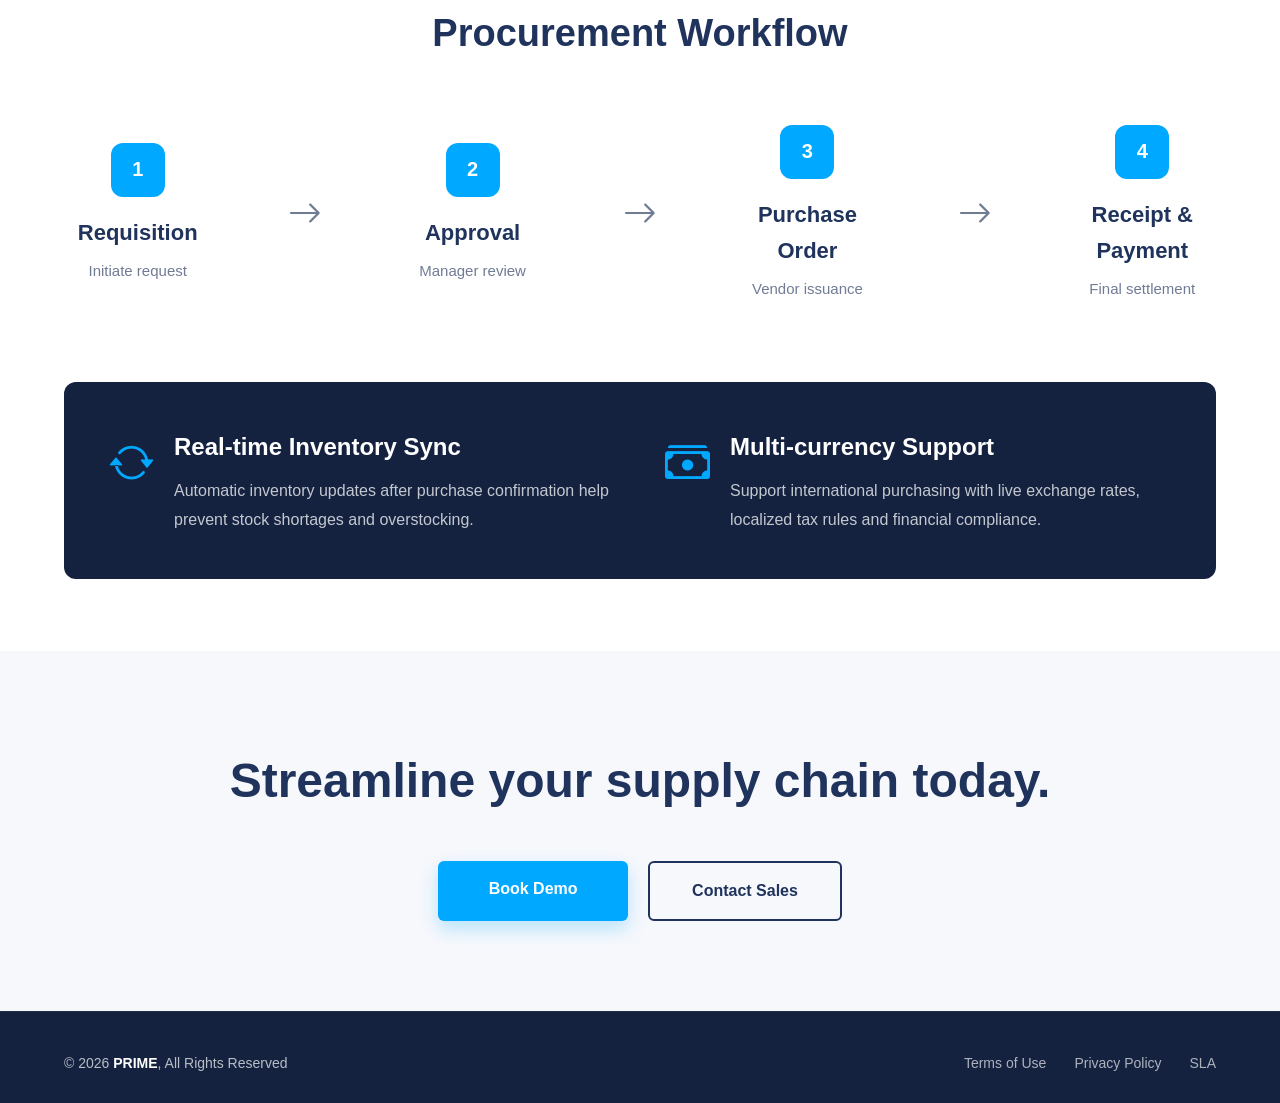
<file: Purchase.html>
<!DOCTYPE html>
<html lang="en">

<head>
    <meta charset="UTF-8">
    <meta name="viewport" content="width=device-width, initial-scale=1.0">
    <title>PRIME | Purchase</title>

    <link rel="stylesheet" href="./css/global.css">
    <link rel="stylesheet" href="https://cdn.jsdelivr.net/npm/bootstrap-icons@1.13.1/font/bootstrap-icons.min.css">
    <style>
        /* ============================================================
           Module Introduction
        ============================================================ */

        .purchase-intro {
            display: flex;
            align-items: center;
            justify-content: space-between;
            gap: 60px;
        }

        .purchase-content {
            flex: 1;
        }

        .purchase-content h2 {
            font-size: 38px;
            color: var(--primary);
            text-transform: uppercase;
            margin-bottom: 10px;
        }

        .purchase-content .line {
            width: 60px;
            height: 3px;
            background: var(--primary);
            margin-bottom: 25px;
        }

        .purchase-content p {
            font-size: 18px;
            color: var(--text-normal);
            line-height: 1.9;
            max-width: 650px;
            text-align: justify;
        }

        .purchase-image {
            flex: 1;
            text-align: right;
        }

        .purchase-image img {
            width: 100%;
            max-width: 520px;
        }

        /* ============================================================
           CORE CAPABILITIES
        ============================================================ */

        .core-section {
            padding: 80px 0;
            background: var(--bg-gray);
        }

        .core-title {
            text-align: center;
            margin-bottom: 50px;
        }

        .core-title h2 {
            font-size: 38px;
            color: var(--primary);
        }

        .core-grid {
            display: grid;
            grid-template-columns: repeat(3, 1fr);
            gap: 30px;
        }

        .core-card {
            background: var(--bg-white);
            border: 1px solid var(--border-color);
            padding: 35px 30px;
            transition: .3s;
        }

        .core-card:hover {
            transform: translateY(-6px);
            box-shadow: 0 10px 25px rgba(0, 0, 0, .08);
        }

        .core-icon {
            width: 60px;
            height: 60px;
            background: #eef7ff;
            border-radius: 8px;
            display: flex;
            justify-content: center;
            align-items: center;
            margin-bottom: 20px;
        }

        .core-icon i {
            font-size: 30px;
            color: var(--accent);
        }

        .core-card h3 {
            color: var(--primary);
            font-size: 22px;
            margin-bottom: 15px;
        }

        .core-card p {
            color: var(--text-light);
            line-height: 1.8;
        }

        /* ============================================================
           PROCUREMENT WORKFLOW
        ============================================================ */

        .workflow-section {
            background: var(--bg-white);
        }

        .workflow-title {
            text-align: center;
            margin-bottom: 60px;
        }

        .workflow-title h2 {
            font-size: 38px;
            color: var(--primary);
        }

        .workflow {
            display: grid;
            grid-template-columns: repeat(7, 1fr);
            align-items: center;
            gap: 20px;
        }

        .workflow-step {
            text-align: center;
        }

        .step-number {
            width: 54px;
            height: 54px;
            margin: 0 auto 18px;
            border-radius: 12px;
            background: var(--accent);
            color: white;
            display: flex;
            justify-content: center;
            align-items: center;
            font-size: 20px;
            font-weight: bold;
        }

        .workflow-step h3 {
            color: var(--primary);
            font-size: 22px;
            margin-bottom: 8px;
        }

        .workflow-step p {
            color: var(--text-light);
            font-size: 15px;
        }

        .workflow-arrow {
            text-align: center;
            font-size: 34px;
            color: var(--text-light);
        }

        /* ============================================================
           PROCUREMENT FEATURES
        ============================================================ */

        .workflow-bottom {
            margin-top: 80px;
            background: var(--primary-dark);
            border-radius: 12px;
            padding: 45px;
            display: grid;
            grid-template-columns: 1fr 1fr;
            gap: 50px;
        }

        .workflow-feature {
            display: flex;
            gap: 20px;
            align-items: flex-start;
        }

        .workflow-feature i {
            font-size: 45px;
            color: var(--accent);
        }

        .workflow-feature h3 {
            color: white;
            margin-bottom: 10px;
            font-size: 24px;
        }

        .workflow-feature p {
            color: rgba(255, 255, 255, .75);
            line-height: 1.8;
        }

        /* ============================================================
           PURCHASE CTA
        ============================================================ */

        .purchase-cta {
            padding: 90px 0;
            background: var(--bg-gray);
            text-align: center;
        }

        .purchase-cta h2 {
            color: var(--primary);
            font-size: 48px;
            font-weight: 700;
            margin-bottom: 40px;
        }

        .purchase-cta-buttons {
            display: flex;
            justify-content: center;
            gap: 20px;
            flex-wrap: wrap;
        }

        .purchase-btn-primary {
            background: var(--accent);
            color: var(--text-white);
            padding: 15px 42px;
            min-width: 190px;
            border-radius: 6px;
            font-weight: 600;
            transition: .3s;
            box-shadow: 0 8px 18px rgba(0, 168, 255, .25);
        }

        .purchase-btn-primary:hover {
            background: #0095e6;
            transform: translateY(-3px);
        }

        .purchase-btn-secondary {
            border: 2px solid var(--primary);
            color: var(--primary);
            padding: 15px 42px;
            min-width: 190px;
            border-radius: 6px;
            font-weight: 600;
            transition: .3s;
        }

        .purchase-btn-secondary:hover {
            background: var(--primary);
            color: var(--text-white);
        }

        /* ============================================================
           RESPONSIVE
        ============================================================ */
        /* ================= TABLET ================= */
        @media (max-width:992px) {

            /* Purchase Intro */
            .purchase-intro {
                flex-direction: column;
                text-align: center;
                gap: 45px;
            }

            .purchase-content .line {
                margin: 0 auto 25px;
            }

            .purchase-content p {
                max-width: 100%;
                text-align: center;
            }

            .purchase-image {
                text-align: center;
            }

            /* Core Capabilities */
            .core-grid {
                grid-template-columns: repeat(2, 1fr);
            }

            /* Workflow */
            .workflow {
                grid-template-columns: 1fr;
                gap: 25px;
            }

            .workflow-arrow {
                transform: rotate(90deg);
                font-size: 26px;
            }

            .workflow-bottom {
                grid-template-columns: 1fr;
                gap: 35px;
            }

            /* CTA */
            .purchase-cta h2 {
                font-size: 40px;
            }

            /* Existing */
            .support-wrapper {
                grid-template-columns: 1fr;
            }
        }

        /* ================= MOBILE ================= */
        @media (max-width:768px) {

            /* Hero */
            .hero h1 {
                font-size: 34px;
            }

            .hero p {
                font-size: 16px;
            }

            /* Purchase Intro */
            .purchase-content h2 {
                font-size: 32px;
            }

            .purchase-content p {
                font-size: 16px;
            }

            .purchase-image img {
                max-width: 100%;
            }

            /* Core */
            .core-section {
                padding: 60px 0;
            }

            .core-title h2 {
                font-size: 30px;
            }

            .core-grid {
                grid-template-columns: 1fr;
            }

            .core-card {
                padding: 25px;
            }

            .core-card h3 {
                font-size: 20px;
            }

            /* Workflow */
            .workflow-title h2 {
                font-size: 30px;
            }

            .workflow-step h3 {
                font-size: 20px;
            }

            .workflow-bottom {
                padding: 30px 20px;
            }

            .workflow-feature {
                flex-direction: column;
                align-items: center;
                text-align: center;
            }

            .workflow-feature i {
                font-size: 38px;
            }

            .workflow-feature h3 {
                font-size: 20px;
            }

            /* CTA */
            .purchase-cta {
                padding: 70px 0;
            }

            .purchase-cta h2 {
                font-size: 28px;
                margin-bottom: 30px;
            }

            .purchase-cta-buttons {
                flex-direction: column;
                align-items: center;
            }

            .purchase-btn-primary,
            .purchase-btn-secondary {
                width: 100%;
                max-width: 320px;
                text-align: center;
            }

            /* Existing */
            .form-grid {
                grid-template-columns: 1fr;
            }

            .form-group.full {
                grid-column: auto;
            }

            .contact-card,
            .contact-form {
                padding: 25px;
            }
        }
    </style>
</head>

<body>
    <!--=========================================================
        NAVBAR
    ==========================================================-->
    <header class="navbar">
        <div class="container">
            <a href="./index.html" class="logo">
                PRI<span>ME</span>
            </a>
            <!-- hambuger -->
            <button class="hamburger" id="hamburger" aria-label="Toggle navigation">
            <span></span>
            <span></span>
            <span></span>
            </button>

            <nav class="nav-links" id="navLinks">
                <div class="dropdown">
                    <a href="./Product.html">PRODUCTS</a>
                    <div class="dropdown-menu">
                        <li><a href="./sales.html">
                                <i class="bi bi-graph-up"></i>Sales
                            </a></li>
                        <li><a href="./purchase.html">
                                <i class="bi bi-cart3"></i>Purchase
                            </a></li>
                        <li><a href="./inventory.html">
                                <i class="bi bi-box-seam"></i>Inventory
                            </a></li>
                        <li><a href="./manufacturing.html">
                                <i class="bi bi-buildings"></i>Manufacturing
                            </a></li>
                        <li><a href="./pos.html">
                                <i class="bi bi-credit-card"></i>POS
                            </a></li>
                        <li><a href="./e-commerce.html">
                                <i class="bi bi-globe2"></i>E-Commerce
                            </a></li>
                    </div>
                </div>

                <a href="./about.html">ABOUT</a>
                <a href="./partnership.html">PARTNERSHIP</a>
                <a href="./support.html">SUPPORT</a>
                <a href="./comparison.html">COMPARISON</a>
                <a href="#" class="btn-demo">BOOK DEMO</a>
            </nav>
        </div>
        
        <div class="nav-overlay" id="navOverlay"></div>
    </header>

    <!-- ============================================================
     HERO
    ============================================================ -->
    <section class="hero">
        <div class="container">
            <h1>
                Purchase <span class="highlight">Management Software</span>
            </h1>
            <p>
                Simplify your purchase process from requisition to payment with PRIME ERP.
            </p>
        </div>
    </section>

    <section class="section section-light">
        <div class="container">
            <div class="purchase-intro">
                <div class="purchase-content">
                    <h2>Purchase</h2>
                    <div class="line"></div>
                    <p>
                        Transform your procurement with our Purchase Software.
                        It simplifies purchasing from requisition to payment,
                        with an intuitive interface, customizable workflows,
                        supplier management, inventory integration, budget control,
                        automated approvals and insightful reporting.
                    </p>
                </div>
                <div class="purchase-image">
                    <img src="Image/PC design .png" alt="Purchase">
                </div>
            </div>
        </div>
    </section>

    <!-- ============================================================
     CORE CAPABILITIES
    ============================================================ -->
    <section class="core-section">
        <div class="container">
            <div class="core-title">
                <h2>Core Capabilities</h2>
            </div>
            <div class="core-grid">
                <!-- Supplier -->
                <div class="core-card">
                    <div class="core-icon">
                        <i class="bi bi-box-seam"></i>
                    </div>
                    <h3>Supplier Management</h3>
                    <p>
                        Onboard, track and evaluate supplier performance with
                        centralized documentation and procurement history.
                    </p>
                </div>

                <!-- Requisition -->
                <div class="core-card">
                    <div class="core-icon">
                        <i class="bi bi-card-checklist"></i>
                    </div>
                    <h3>Automated Requisitions</h3>
                    <p>
                        Convert purchase requests into purchase orders using
                        configurable approval workflows for every department.
                    </p>
                </div>

                <!-- Budget -->
                <div class="core-card">
                    <div class="core-icon">
                        <i class="bi bi-bank"></i>
                    </div>
                    <h3>Budgetary Control</h3>
                    <p>
                        Monitor purchasing costs against department budgets in
                        real time to maintain financial control.
                    </p>
                </div>
            </div>
        </div>
    </section>

    <!-- ============================================================
     PROCUREMENT WORKFLOW
    ============================================================ -->
    <section class="section workflow-section">
        <div class="container">
            <div class="workflow-title">
                <h2>Procurement Workflow</h2>
            </div>
            <div class="workflow">
                <div class="workflow-step">
                    <div class="step-number">1</div>
                    <h3>Requisition</h3>
                    <p>Initiate request</p>
                </div>

                <div class="workflow-arrow">
                    <i class="bi bi-arrow-right"></i>
                </div>

                <div class="workflow-step">
                    <div class="step-number">2</div>
                    <h3>Approval</h3>
                    <p>Manager review</p>
                </div>

                <div class="workflow-arrow">
                    <i class="bi bi-arrow-right"></i>
                </div>

                <div class="workflow-step">
                    <div class="step-number">3</div>
                    <h3>Purchase Order</h3>
                    <p>Vendor issuance</p>
                </div>

                <div class="workflow-arrow">
                    <i class="bi bi-arrow-right"></i>
                </div>

                <div class="workflow-step">
                    <div class="step-number">4</div>
                    <h3>Receipt & Payment</h3>
                    <p>Final settlement</p>
                </div>
            </div>

            <div class="workflow-bottom">
                <div class="workflow-feature">
                    <i class="bi bi-arrow-repeat"></i>
                    <div>
                        <h3>Real-time Inventory Sync</h3>
                        <p>
                            Automatic inventory updates after purchase confirmation
                            help prevent stock shortages and overstocking.
                        </p>
                    </div>
                </div>
                <div class="workflow-feature">
                    <i class="bi bi-cash-stack"></i>
                    <div>
                        <h3>Multi-currency Support</h3>
                        <p>
                            Support international purchasing with live exchange
                            rates, localized tax rules and financial compliance.
                        </p>
                    </div>
                </div>
            </div>
        </div>
    </section>

    <!-- ============================================================
     PURCHASE CTA
    ============================================================ -->
    <section class="purchase-cta">
        <div class="container">
            <h2>
                Streamline your supply chain today.
            </h2>
            <div class="purchase-cta-buttons">
                <a href="#" class="purchase-btn-primary">
                    Book Demo
                </a>

                <a href="./support.html" class="purchase-btn-secondary">
                    Contact Sales
                </a>
            </div>
        </div>
    </section>

    <!--=========================================================
        FOOTER
    ==========================================================-->
    <footer class="footer">
        <div class="container">
            <div class="copy">
                &copy; 2026 <strong>PRIME</strong>, All Rights Reserved
            </div>

            <div class="footer-links">
                <a href="#">Terms of Use</a>
                <a href="#">Privacy Policy</a>
                <a href="#">SLA</a>
            </div>
        </div>
    </footer>
<script src="./nav-bar.js"></script>
</body>
</html>
</file>
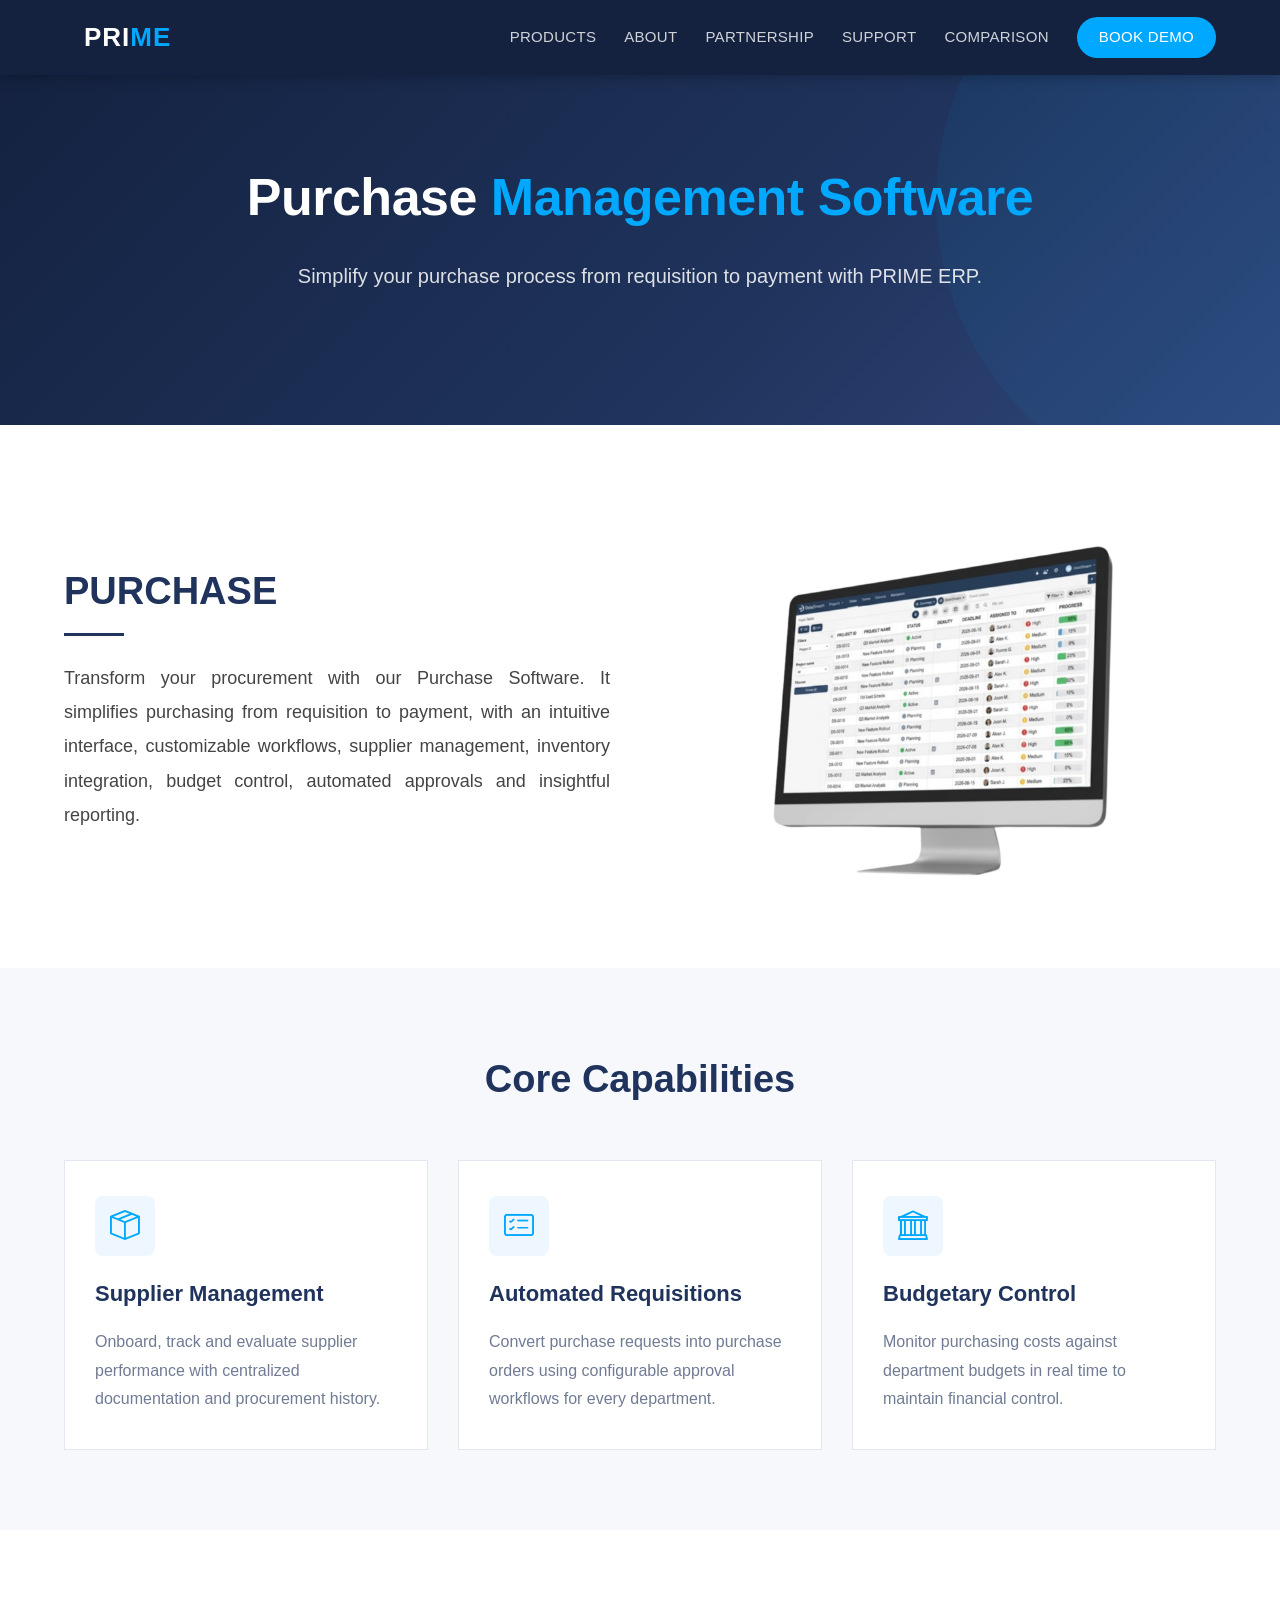
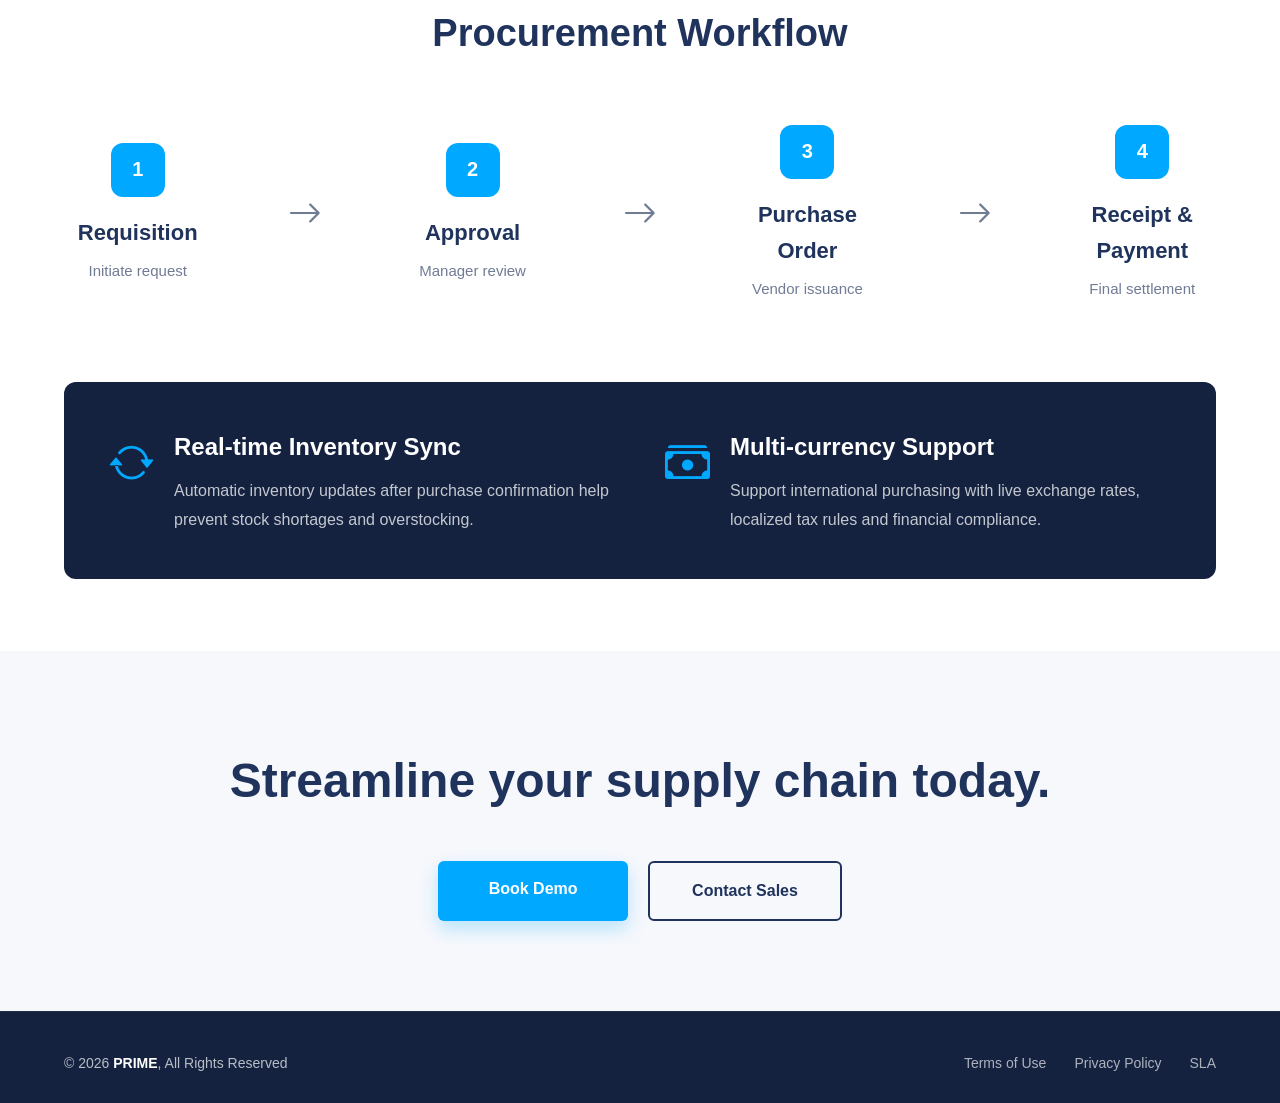
<file: purchase.html>
<!DOCTYPE html>
<html lang="en">

<head>
    <meta charset="UTF-8">
    <meta name="viewport" content="width=device-width, initial-scale=1.0">
    <title>PRIME | Purchase</title>

    <link rel="stylesheet" href="./css/global.css">
    <link rel="stylesheet" href="https://cdn.jsdelivr.net/npm/bootstrap-icons@1.13.1/font/bootstrap-icons.min.css">
    <style>
        /* ============================================================
           Module Introduction
        ============================================================ */

        .purchase-intro {
            display: flex;
            align-items: center;
            justify-content: space-between;
            gap: 60px;
        }

        .purchase-content {
            flex: 1;
        }

        .purchase-content h2 {
            font-size: 38px;
            color: var(--primary);
            text-transform: uppercase;
            margin-bottom: 10px;
        }

        .purchase-content .line {
            width: 60px;
            height: 3px;
            background: var(--primary);
            margin-bottom: 25px;
        }

        .purchase-content p {
            font-size: 18px;
            color: var(--text-normal);
            line-height: 1.9;
            max-width: 650px;
            text-align: justify;
        }

        .purchase-image {
            flex: 1;
            text-align: right;
        }

        .purchase-image img {
            width: 100%;
            max-width: 520px;
        }

        /* ============================================================
           CORE CAPABILITIES
        ============================================================ */

        .core-section {
            padding: 80px 0;
            background: var(--bg-gray);
        }

        .core-title {
            text-align: center;
            margin-bottom: 50px;
        }

        .core-title h2 {
            font-size: 38px;
            color: var(--primary);
        }

        .core-grid {
            display: grid;
            grid-template-columns: repeat(3, 1fr);
            gap: 30px;
        }

        .core-card {
            background: var(--bg-white);
            border: 1px solid var(--border-color);
            padding: 35px 30px;
            transition: .3s;
        }

        .core-card:hover {
            transform: translateY(-6px);
            box-shadow: 0 10px 25px rgba(0, 0, 0, .08);
        }

        .core-icon {
            width: 60px;
            height: 60px;
            background: #eef7ff;
            border-radius: 8px;
            display: flex;
            justify-content: center;
            align-items: center;
            margin-bottom: 20px;
        }

        .core-icon i {
            font-size: 30px;
            color: var(--accent);
        }

        .core-card h3 {
            color: var(--primary);
            font-size: 22px;
            margin-bottom: 15px;
        }

        .core-card p {
            color: var(--text-light);
            line-height: 1.8;
        }

        /* ============================================================
           PROCUREMENT WORKFLOW
        ============================================================ */

        .workflow-section {
            background: var(--bg-white);
        }

        .workflow-title {
            text-align: center;
            margin-bottom: 60px;
        }

        .workflow-title h2 {
            font-size: 38px;
            color: var(--primary);
        }

        .workflow {
            display: grid;
            grid-template-columns: repeat(7, 1fr);
            align-items: center;
            gap: 20px;
        }

        .workflow-step {
            text-align: center;
        }

        .step-number {
            width: 54px;
            height: 54px;
            margin: 0 auto 18px;
            border-radius: 12px;
            background: var(--accent);
            color: white;
            display: flex;
            justify-content: center;
            align-items: center;
            font-size: 20px;
            font-weight: bold;
        }

        .workflow-step h3 {
            color: var(--primary);
            font-size: 22px;
            margin-bottom: 8px;
        }

        .workflow-step p {
            color: var(--text-light);
            font-size: 15px;
        }

        .workflow-arrow {
            text-align: center;
            font-size: 34px;
            color: var(--text-light);
        }

        /* ============================================================
           PROCUREMENT FEATURES
        ============================================================ */

        .workflow-bottom {
            margin-top: 80px;
            background: var(--primary-dark);
            border-radius: 12px;
            padding: 45px;
            display: grid;
            grid-template-columns: 1fr 1fr;
            gap: 50px;
        }

        .workflow-feature {
            display: flex;
            gap: 20px;
            align-items: flex-start;
        }

        .workflow-feature i {
            font-size: 45px;
            color: var(--accent);
        }

        .workflow-feature h3 {
            color: white;
            margin-bottom: 10px;
            font-size: 24px;
        }

        .workflow-feature p {
            color: rgba(255, 255, 255, .75);
            line-height: 1.8;
        }

        /* ============================================================
           PURCHASE CTA
        ============================================================ */

        .purchase-cta {
            padding: 90px 0;
            background: var(--bg-gray);
            text-align: center;
        }

        .purchase-cta h2 {
            color: var(--primary);
            font-size: 48px;
            font-weight: 700;
            margin-bottom: 40px;
        }

        .purchase-cta-buttons {
            display: flex;
            justify-content: center;
            gap: 20px;
            flex-wrap: wrap;
        }

        .purchase-btn-primary {
            background: var(--accent);
            color: var(--text-white);
            padding: 15px 42px;
            min-width: 190px;
            border-radius: 6px;
            font-weight: 600;
            transition: .3s;
            box-shadow: 0 8px 18px rgba(0, 168, 255, .25);
        }

        .purchase-btn-primary:hover {
            background: #0095e6;
            transform: translateY(-3px);
        }

        .purchase-btn-secondary {
            border: 2px solid var(--primary);
            color: var(--primary);
            padding: 15px 42px;
            min-width: 190px;
            border-radius: 6px;
            font-weight: 600;
            transition: .3s;
        }

        .purchase-btn-secondary:hover {
            background: var(--primary);
            color: var(--text-white);
        }

        /* ============================================================
           RESPONSIVE
        ============================================================ */
        /* ================= TABLET ================= */
        @media (max-width:992px) {

            /* Purchase Intro */
            .purchase-intro {
                flex-direction: column;
                text-align: center;
                gap: 45px;
            }

            .purchase-content .line {
                margin: 0 auto 25px;
            }

            .purchase-content p {
                max-width: 100%;
                text-align: center;
            }

            .purchase-image {
                text-align: center;
            }

            /* Core Capabilities */
            .core-grid {
                grid-template-columns: repeat(2, 1fr);
            }

            /* Workflow */
            .workflow {
                grid-template-columns: 1fr;
                gap: 25px;
            }

            .workflow-arrow {
                transform: rotate(90deg);
                font-size: 26px;
            }

            .workflow-bottom {
                grid-template-columns: 1fr;
                gap: 35px;
            }

            /* CTA */
            .purchase-cta h2 {
                font-size: 40px;
            }

            /* Existing */
            .support-wrapper {
                grid-template-columns: 1fr;
            }
        }

        /* ================= MOBILE ================= */
        @media (max-width:768px) {

            /* Hero */
            .hero h1 {
                font-size: 34px;
            }

            .hero p {
                font-size: 16px;
            }

            /* Purchase Intro */
            .purchase-content h2 {
                font-size: 32px;
            }

            .purchase-content p {
                font-size: 16px;
            }

            .purchase-image img {
                max-width: 100%;
            }

            /* Core */
            .core-section {
                padding: 60px 0;
            }

            .core-title h2 {
                font-size: 30px;
            }

            .core-grid {
                grid-template-columns: 1fr;
            }

            .core-card {
                padding: 25px;
            }

            .core-card h3 {
                font-size: 20px;
            }

            /* Workflow */
            .workflow-title h2 {
                font-size: 30px;
            }

            .workflow-step h3 {
                font-size: 20px;
            }

            .workflow-bottom {
                padding: 30px 20px;
            }

            .workflow-feature {
                flex-direction: column;
                align-items: center;
                text-align: center;
            }

            .workflow-feature i {
                font-size: 38px;
            }

            .workflow-feature h3 {
                font-size: 20px;
            }

            /* CTA */
            .purchase-cta {
                padding: 70px 0;
            }

            .purchase-cta h2 {
                font-size: 28px;
                margin-bottom: 30px;
            }

            .purchase-cta-buttons {
                flex-direction: column;
                align-items: center;
            }

            .purchase-btn-primary,
            .purchase-btn-secondary {
                width: 100%;
                max-width: 320px;
                text-align: center;
            }

            /* Existing */
            .form-grid {
                grid-template-columns: 1fr;
            }

            .form-group.full {
                grid-column: auto;
            }

            .contact-card,
            .contact-form {
                padding: 25px;
            }
        }
    </style>
</head>

<body>
    <!--=========================================================
        NAVBAR
    ==========================================================-->
    <header class="navbar">
        <div class="container">
            <a href="./index.html" class="logo">
                PRI<span>ME</span>
            </a>
            <!-- hambuger -->
            <button class="hamburger" id="hamburger" aria-label="Toggle navigation">
            <span></span>
            <span></span>
            <span></span>
            </button>

            <nav class="nav-links" id="navLinks">
                <div class="dropdown">
                    <a href="./Product.html">PRODUCTS</a>
                    <div class="dropdown-menu">
                        <li><a href="./sales.html">
                                <i class="bi bi-graph-up"></i>Sales
                            </a></li>
                        <li><a href="./purchase.html">
                                <i class="bi bi-cart3"></i>Purchase
                            </a></li>
                        <li><a href="./inventory.html">
                                <i class="bi bi-box-seam"></i>Inventory
                            </a></li>
                        <li><a href="./manufacturing.html">
                                <i class="bi bi-buildings"></i>Manufacturing
                            </a></li>
                        <li><a href="./pos.html">
                                <i class="bi bi-credit-card"></i>POS
                            </a></li>
                        <li><a href="./e-commerce.html">
                                <i class="bi bi-globe2"></i>E-Commerce
                            </a></li>
                    </div>
                </div>

                <a href="./about.html">ABOUT</a>
                <a href="./partnership.html">PARTNERSHIP</a>
                <a href="./support.html">SUPPORT</a>
                <a href="./comparison.html">COMPARISON</a>
                <a href="#" class="btn-demo">BOOK DEMO</a>
            </nav>
        </div>
        
        <div class="nav-overlay" id="navOverlay"></div>
    </header>

    <!-- ============================================================
     HERO
    ============================================================ -->
    <section class="hero">
        <div class="container">
            <h1>
                Purchase <span class="highlight">Management Software</span>
            </h1>
            <p>
                Simplify your purchase process from requisition to payment with PRIME ERP.
            </p>
        </div>
    </section>

    <section class="section section-light">
        <div class="container">
            <div class="purchase-intro">
                <div class="purchase-content">
                    <h2>Purchase</h2>
                    <div class="line"></div>
                    <p>
                        Transform your procurement with our Purchase Software.
                        It simplifies purchasing from requisition to payment,
                        with an intuitive interface, customizable workflows,
                        supplier management, inventory integration, budget control,
                        automated approvals and insightful reporting.
                    </p>
                </div>
                <div class="purchase-image">
                    <img src="Image/PC design .png" alt="Purchase">
                </div>
            </div>
        </div>
    </section>

    <!-- ============================================================
     CORE CAPABILITIES
    ============================================================ -->
    <section class="core-section">
        <div class="container">
            <div class="core-title">
                <h2>Core Capabilities</h2>
            </div>
            <div class="core-grid">
                <!-- Supplier -->
                <div class="core-card">
                    <div class="core-icon">
                        <i class="bi bi-box-seam"></i>
                    </div>
                    <h3>Supplier Management</h3>
                    <p>
                        Onboard, track and evaluate supplier performance with
                        centralized documentation and procurement history.
                    </p>
                </div>

                <!-- Requisition -->
                <div class="core-card">
                    <div class="core-icon">
                        <i class="bi bi-card-checklist"></i>
                    </div>
                    <h3>Automated Requisitions</h3>
                    <p>
                        Convert purchase requests into purchase orders using
                        configurable approval workflows for every department.
                    </p>
                </div>

                <!-- Budget -->
                <div class="core-card">
                    <div class="core-icon">
                        <i class="bi bi-bank"></i>
                    </div>
                    <h3>Budgetary Control</h3>
                    <p>
                        Monitor purchasing costs against department budgets in
                        real time to maintain financial control.
                    </p>
                </div>
            </div>
        </div>
    </section>

    <!-- ============================================================
     PROCUREMENT WORKFLOW
    ============================================================ -->
    <section class="section workflow-section">
        <div class="container">
            <div class="workflow-title">
                <h2>Procurement Workflow</h2>
            </div>
            <div class="workflow">
                <div class="workflow-step">
                    <div class="step-number">1</div>
                    <h3>Requisition</h3>
                    <p>Initiate request</p>
                </div>

                <div class="workflow-arrow">
                    <i class="bi bi-arrow-right"></i>
                </div>

                <div class="workflow-step">
                    <div class="step-number">2</div>
                    <h3>Approval</h3>
                    <p>Manager review</p>
                </div>

                <div class="workflow-arrow">
                    <i class="bi bi-arrow-right"></i>
                </div>

                <div class="workflow-step">
                    <div class="step-number">3</div>
                    <h3>Purchase Order</h3>
                    <p>Vendor issuance</p>
                </div>

                <div class="workflow-arrow">
                    <i class="bi bi-arrow-right"></i>
                </div>

                <div class="workflow-step">
                    <div class="step-number">4</div>
                    <h3>Receipt & Payment</h3>
                    <p>Final settlement</p>
                </div>
            </div>

            <div class="workflow-bottom">
                <div class="workflow-feature">
                    <i class="bi bi-arrow-repeat"></i>
                    <div>
                        <h3>Real-time Inventory Sync</h3>
                        <p>
                            Automatic inventory updates after purchase confirmation
                            help prevent stock shortages and overstocking.
                        </p>
                    </div>
                </div>
                <div class="workflow-feature">
                    <i class="bi bi-cash-stack"></i>
                    <div>
                        <h3>Multi-currency Support</h3>
                        <p>
                            Support international purchasing with live exchange
                            rates, localized tax rules and financial compliance.
                        </p>
                    </div>
                </div>
            </div>
        </div>
    </section>

    <!-- ============================================================
     PURCHASE CTA
    ============================================================ -->
    <section class="purchase-cta">
        <div class="container">
            <h2>
                Streamline your supply chain today.
            </h2>
            <div class="purchase-cta-buttons">
                <a href="#" class="purchase-btn-primary">
                    Book Demo
                </a>

                <a href="./support.html" class="purchase-btn-secondary">
                    Contact Sales
                </a>
            </div>
        </div>
    </section>

    <!--=========================================================
        FOOTER
    ==========================================================-->
    <footer class="footer">
        <div class="container">
            <div class="copy">
                &copy; 2026 <strong>PRIME</strong>, All Rights Reserved
            </div>

            <div class="footer-links">
                <a href="#">Terms of Use</a>
                <a href="#">Privacy Policy</a>
                <a href="#">SLA</a>
            </div>
        </div>
    </footer>
<script src="./nav-bar.js"></script>
</body>
</html>
</file>
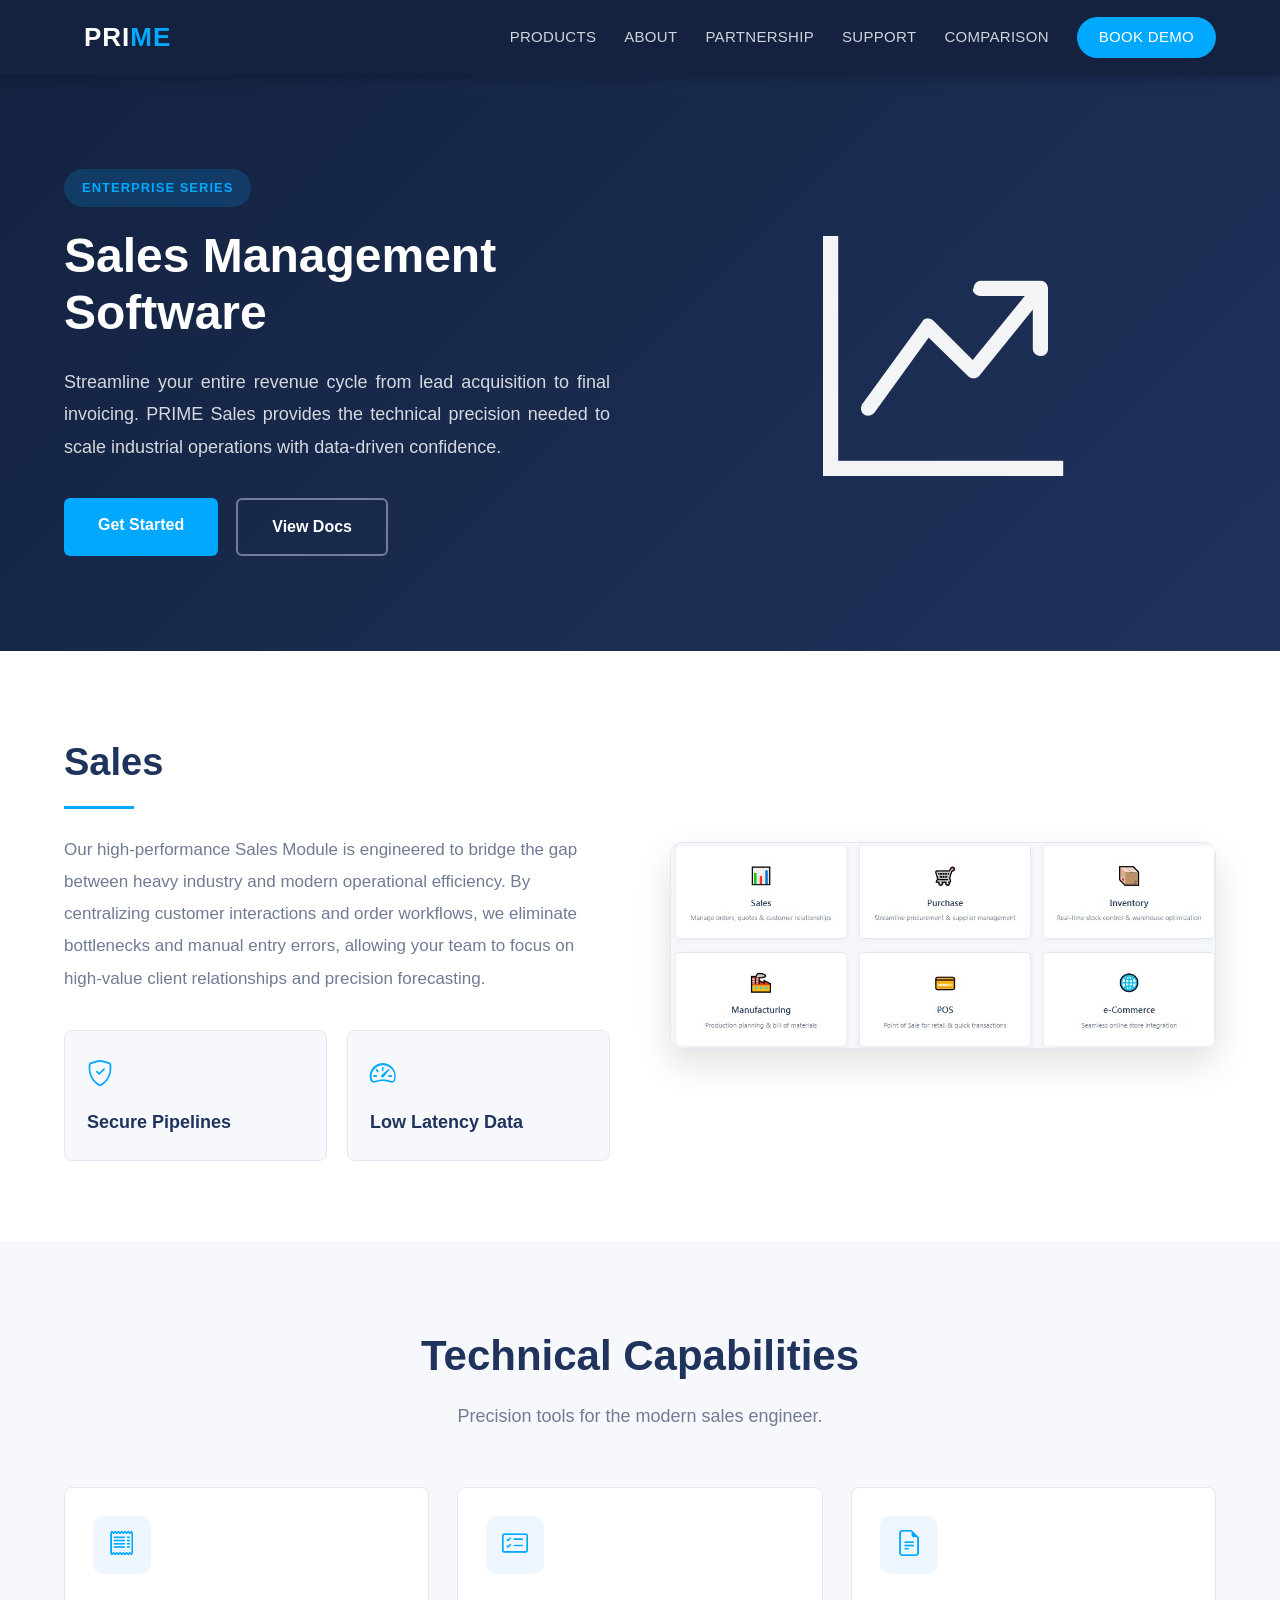
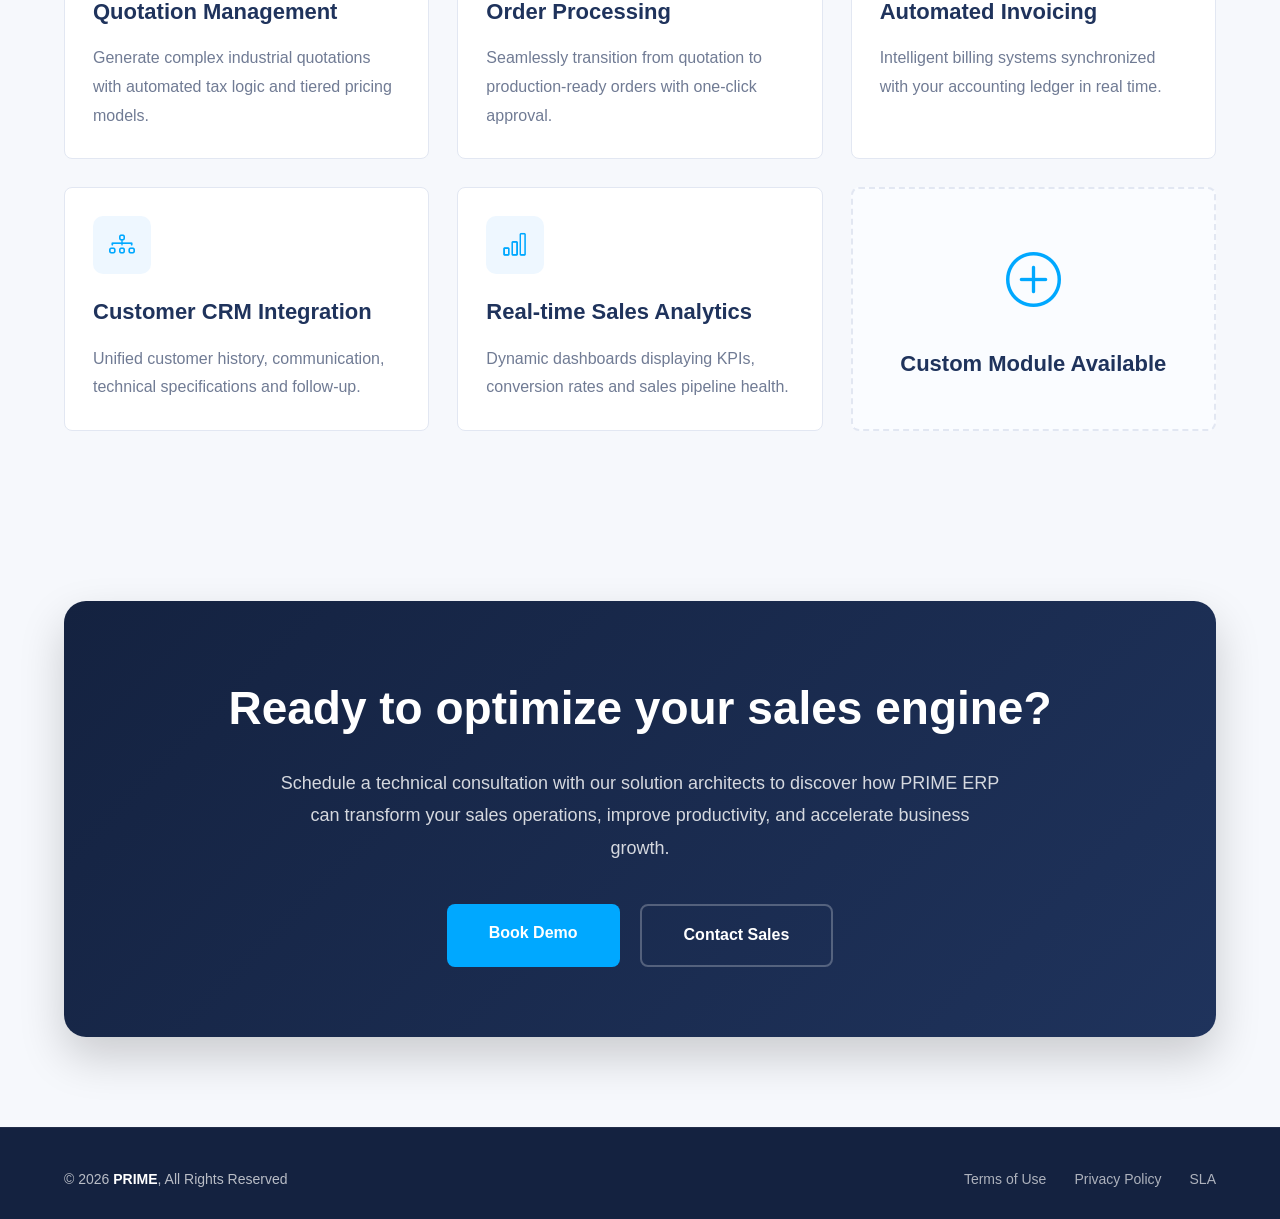
<file: Sales.html>
<!DOCTYPE html>
<html lang="en">

<head>
    <meta charset="UTF-8">
    <meta name="viewport" content="width=device-width, initial-scale=1.0">
    <title>PRIME | Sales Management Software</title>

    <link rel="stylesheet" href="./css/global.css">
    <link rel="stylesheet" href="https://cdn.jsdelivr.net/npm/bootstrap-icons@1.13.1/font/bootstrap-icons.min.css">

    <style>
        /* ============================================================
           SALES CTA
        ============================================================ */

        .sales-banner {
            background: linear-gradient(135deg, var(--primary-dark), var(--primary));
            padding: 90px 0;
            overflow: hidden;
        }

        .sales-banner-wrapper {
            display: grid;
            grid-template-columns: 1fr 1fr;
            gap: 60px;
            align-items: center;
        }

        .sales-tag {
            display: inline-block;
            background: rgba(0, 168, 255, .18);
            color: var(--accent);
            padding: 8px 18px;
            border-radius: 30px;
            font-size: 13px;
            font-weight: 700;
            letter-spacing: 1px;
            margin-bottom: 20px;
        }

        .sales-banner-content h2 {
            color: var(--text-white);
            font-size: 48px;
            line-height: 1.2;
            margin-bottom: 24px;
        }

        .sales-banner-content p {
            color: rgba(255, 255, 255, .82);
            font-size: 18px;
            line-height: 1.8;
            margin-bottom: 35px;
            max-width: 600px;
            text-align: justify;
        }

        .sales-buttons {
            display: flex;
            gap: 18px;
            flex-wrap: wrap;
        }

        .sales-buttons .btn-start {
            background: var(--accent);
            color: white;
            padding: 14px 34px;
            border-radius: 6px;
            font-weight: 600;
            transition: .3s;
        }

        .sales-buttons .btn-start:hover {
            background: #0095e6;
        }

        .sales-buttons .btn-doc {
            border: 2px solid rgba(255, 255, 255, .4);
            color: white;
            padding: 14px 34px;
            border-radius: 6px;
            font-weight: 600;
            transition: .3s;
        }

        .sales-buttons .btn-doc:hover {
            background: rgba(255, 255, 255, .1);
        }

        .sales-banner-image {
            text-align: center;
        }

        .sales-banner-image i {
            font-size: 240px;
            color: white;
            opacity: .95;
        }

        /* ============================================================
           Sales Overview
        ============================================================ */
        .sales-overview {
            padding: 80px 0;
            background: var(--bg-white);
        }

        .sales-overview-wrapper {
            display: grid;
            grid-template-columns: 1fr 1fr;
            gap: 60px;
            align-items: center;
        }

        .sales-overview-content h2 {
            color: var(--primary);
            font-size: 38px;
            margin-bottom: 12px;
        }

        .sales-line {
            width: 70px;
            height: 3px;
            background: var(--accent);
            margin-bottom: 25px;
        }

        .sales-line p {
            font-size: 18px;
            color: var(--text-normal);
            line-height: 1.9;
            max-width: 650px;
            text-align: justify;
        }

        .sales-overview-content p {
            color: var(--text-light);
            font-size: 17px;
            line-height: 1.9;
            margin-bottom: 35px;
        }

        .sales-feature-box {
            display: grid;
            grid-template-columns: repeat(2, 1fr);
            gap: 20px;
        }

        .sales-feature {
            background: var(--bg-gray);
            border: 1px solid var(--border-color);
            border-radius: var(--radius-md);
            padding: 22px;
            transition: .3s;
        }

        .sales-feature:hover {
            transform: translateY(-5px);
            box-shadow: 0 10px 25px rgba(0, 0, 0, .08);
        }

        .sales-feature i {
            color: var(--accent);
            font-size: 26px;
            margin-bottom: 12px;
            display: block;
        }

        .sales-feature h4 {
            color: var(--primary);
            font-size: 18px;
        }

        .sales-overview-image {
            text-align: center;
        }

        .sales-overview-image img {
            width: 100%;
            max-width: 560px;
            border-radius: 12px;
            border: 1px solid var(--border-color);
            box-shadow: 0 15px 35px rgba(0, 0, 0, .12);
        }

        /* ============================================================
           Technical Capabilities
        ============================================================ */

        .tech-section {
            padding: 80px 0;
            background: var(--bg-gray);
        }

        .tech-header {
            text-align: center;
            margin-bottom: 55px;
        }

        .tech-header h2 {
            font-size: 42px;
            color: var(--primary);
            margin-bottom: 12px;
        }

        .tech-header p {
            font-size: 18px;
            color: var(--text-light);
        }

        .tech-grid {
            display: grid;
            grid-template-columns: repeat(3, 1fr);
            gap: 28px;
        }

        .tech-card {
            background: var(--bg-white);
            border: 1px solid var(--border-color);
            border-radius: var(--radius-md);
            padding: 28px;
            transition: .35s;
        }

        .tech-card:hover {
            transform: translateY(-8px);
            box-shadow: 0 12px 30px rgba(0, 0, 0, .08);
        }

        .tech-icon {
            width: 58px;
            height: 58px;
            background: #eef7ff;
            border-radius: 10px;
            display: flex;
            justify-content: center;
            align-items: center;
            color: var(--accent);
            font-size: 26px;
            margin-bottom: 20px;
        }

        .tech-card h3 {
            color: var(--primary);
            margin-bottom: 14px;
            font-size: 22px;
        }

        .tech-card p {
            color: var(--text-light);
            line-height: 1.8;
        }

        /* ---------- Custom Module ---------- */
        .tech-card.custom {
            display: flex;
            justify-content: center;
            align-items: center;
            flex-direction: column;
            border: 2px dashed var(--border-color);
            background: #fafcff;
        }

        .tech-card.custom i {
            font-size: 55px;
            color: var(--accent);
            margin-bottom: 20px;
        }

        .tech-card.custom h3 {
            margin: 0;
        }

        /* ============================================================
           SALES CTA SECTION
        ============================================================ */
        .sales-cta {
            padding: 90px 0;
            background: var(--bg-gray);
        }

        .sales-cta-box {
            background: linear-gradient(135deg, var(--primary-dark), var(--primary));
            border-radius: 22px;
            padding: 70px 40px;
            text-align: center;
            box-shadow: 0 20px 45px rgba(0, 0, 0, .18);
        }

        .sales-cta-box h2 {
            color: var(--text-white);
            font-size: 46px;
            margin-bottom: 20px;
        }

        .sales-cta-box p {
            color: rgba(255, 255, 255, .82);
            max-width: 720px;
            margin: 0 auto 40px;
            font-size: 18px;
            line-height: 1.8;
        }

        .sales-cta-buttons {
            display: flex;
            justify-content: center;
            gap: 20px;
            flex-wrap: wrap;
        }

        .sales-cta-primary {
            background: var(--accent);
            color: var(--text-white);
            padding: 16px 42px;
            border-radius: 8px;
            font-weight: 600;
            transition: .3s;
        }

        .sales-cta-primary:hover {
            background: #0095e6;
            transform: translateY(-3px);
        }

        .sales-cta-secondary {
            border: 2px solid rgba(255, 255, 255, .25);
            color: var(--text-white);
            padding: 16px 42px;
            border-radius: 8px;
            font-weight: 600;
            transition: .3s;
        }

        .sales-cta-secondary:hover {
            background: rgba(255, 255, 255, .08);
            transform: translateY(-3px);
        }

        /* ============================================================
           RESPONSIVE
        ============================================================ */
        /* ---------- Tablet ---------- */
        @media (max-width: 992px) {
            /* Sales Banner */
            .sales-banner-wrapper {
                grid-template-columns: 1fr;
                text-align: center;
            }

            .sales-banner-content h2 {
                font-size: 38px;
            }

            .sales-buttons {
                justify-content: center;
            }

            .sales-banner-image {
                margin-top: 30px;
            }

            .sales-banner-image i {
                font-size: 180px;
            }

            /* Sales Overview */
            .sales-overview-wrapper {
                grid-template-columns: 1fr;
            }

            .sales-overview-content {
                text-align: center;
            }

            .sales-line {
                margin: 0 auto 25px;
            }

            /* Technical */
            .tech-grid {
                grid-template-columns: repeat(2, 1fr);
            }

            /* Support */
            .support-wrapper {
                grid-template-columns: 1fr;
            }
        }

        /* ---------- Mobile ---------- */
        @media (max-width:768px) {
            /* Sales Banner */
            .sales-banner {
                padding: 70px 0;
            }

            .sales-banner-content h2 {
                font-size: 32px;
            }

            .sales-banner-content p {
                font-size: 16px;
                text-align: center;
            }

            .sales-buttons {
                flex-direction: column;
                align-items: center;
            }

            .sales-buttons a {
                width: 220px;
                text-align: center;
            }

            .sales-banner-image i {
                font-size: 130px;
            }

            /* Sales Overview */
            .sales-overview {
                padding: 60px 0;
            }

            .sales-overview-content h2 {
                font-size: 30px;
            }

            .sales-overview-content p {
                text-align: left;
            }

            .sales-feature-box {
                grid-template-columns: 1fr;
            }

            /* Technical */
            .tech-section {
                padding: 60px 0;
            }

            .tech-header h2 {
                font-size: 30px;
            }

            .tech-header p {
                font-size: 16px;
            }

            .tech-grid {
                grid-template-columns: 1fr;
            }

            .tech-card {
                padding: 22px;
            }

            /* CTA */
            .sales-cta {
                padding: 60px 0;
            }

            .sales-cta-box {
                padding: 40px 20px;
            }

            .sales-cta-box h2 {
                font-size: 30px;
            }

            .sales-cta-box p {
                font-size: 16px;
            }

            .sales-cta-buttons {
                flex-direction: column;
                align-items: center;
            }

            .sales-cta-buttons a {
                width: 220px;
                text-align: center;
            }

            /* Contact Form */
            .form-grid {
                grid-template-columns: 1fr;
            }

            .form-group.full {
                grid-column: auto;
            }

            .contact-card,
            .contact-form {
                padding: 25px;
            }
        }

        /* ---------- Small Mobile ---------- */
        @media (max-width:480px) {
            .sales-banner-content h2 {
                font-size: 28px;
            }

            .sales-overview-content h2 {
                font-size: 26px;
            }

            .tech-header h2 {
                font-size: 26px;
            }

            .sales-cta-box h2 {
                font-size: 26px;
            }

            .sales-banner-image i {
                font-size: 100px;
            }

            .btn-start,
            .btn-doc,
            .sales-cta-primary,
            .sales-cta-secondary {
                width: 100%;
            }
        }
    </style>
</head>
<body>
    <!--=========================================================
        NAVBAR
    ==========================================================-->
    <header class="navbar">
        <div class="container">
            <a href="./index.html" class="logo">
                PRI<span>ME</span>
            </a>
            <!-- hambuger -->
            <button class="hamburger" id="hamburger" aria-label="Toggle navigation">
            <span></span>
            <span></span>
            <span></span>
            </button>

            <nav class="nav-links" id="navLinks">
                <div class="dropdown">
                    <a href="./Product.html">PRODUCTS</a>
                    <div class="dropdown-menu">
                        <li><a href="./sales.html">
                                <i class="bi bi-graph-up"></i>Sales
                            </a></li>
                        <li><a href="./purchase.html">
                                <i class="bi bi-cart3"></i>Purchase
                            </a></li>
                        <li><a href="./inventory.html">
                                <i class="bi bi-box-seam"></i>Inventory
                            </a></li>
                        <li><a href="./manufacturing.html">
                                <i class="bi bi-buildings"></i>Manufacturing
                            </a></li>
                        <li><a href="./pos.html">
                                <i class="bi bi-credit-card"></i>POS
                            </a></li>
                        <li><a href="./e-commerce.html">
                                <i class="bi bi-globe2"></i>E-Commerce
                            </a></li>
                    </div>
                </div>

                <a href="./about.html">ABOUT</a>
                <a href="./partnership.html">PARTNERSHIP</a>
                <a href="./support.html">SUPPORT</a>
                <a href="./comparison.html">COMPARISON</a>
                <a href="#" class="btn-demo">BOOK DEMO</a>
            </nav>
        </div>
        
        <div class="nav-overlay" id="navOverlay"></div>
    </header>

    <!-- ============================================================
     SALES CTA
    ============================================================ -->
    <section class="sales-banner">
        <div class="container">
            <div class="sales-banner-wrapper">
                <div class="sales-banner-content">
                    <span class="sales-tag">
                        ENTERPRISE SERIES
                    </span>
                    <h2>
                        Sales Management Software
                    </h2>
                    <p>
                        Streamline your entire revenue cycle from lead acquisition
                        to final invoicing. PRIME Sales provides the technical
                        precision needed to scale industrial operations with
                        data-driven confidence.
                    </p>

                    <div class="sales-buttons">
                        <a href="#" class="btn-start">
                            Get Started
                        </a>
                        <a href="#" class="btn-doc">
                            View Docs
                        </a>
                    </div>
                </div>

                <div class="sales-banner-image">
                    <i class="bi bi-graph-up-arrow"></i>
                </div>
            </div>
        </div>
    </section>

    <!-- ============================================================
     SALES OVERVIEW
    ============================================================ -->
    <section class="sales-overview">
        <div class="container">
            <div class="sales-overview-wrapper">
                <div class="sales-overview-content">
                    <h2>Sales</h2>
                    <div class="sales-line"></div>
                    <p>
                        Our high-performance Sales Module is engineered to bridge
                        the gap between heavy industry and modern operational
                        efficiency. By centralizing customer interactions and
                        order workflows, we eliminate bottlenecks and manual entry
                        errors, allowing your team to focus on high-value client
                        relationships and precision forecasting.
                    </p>

                    <div class="sales-feature-box">
                        <div class="sales-feature">
                            <i class="bi bi-shield-check"></i>
                            <h4>Secure Pipelines</h4>
                        </div>

                        <div class="sales-feature">
                            <i class="bi bi-speedometer2"></i>
                            <h4>Low Latency Data</h4>
                        </div>
                    </div>
                </div>

                <div class="sales-overview-image">
                    <img src="Image/Screenshot 2026-07-15 225601.jpg" alt="Sales Dashboard">
                </div>
            </div>
        </div>
    </section>

    <!-- ============================================================
     TECHNICAL CAPABILITIES
    ============================================================ -->
    <section class="tech-section">
        <div class="container">
            <div class="tech-header">
                <h2>Technical Capabilities</h2>
                <p>
                    Precision tools for the modern sales engineer.
                </p>
            </div>

            <div class="tech-grid">
                <!-- 1 -->
                <div class="tech-card">
                    <div class="tech-icon">
                        <i class="bi bi-receipt"></i>
                    </div>

                    <h3>Quotation Management</h3>
                    <p>
                        Generate complex industrial quotations with automated
                        tax logic and tiered pricing models.
                    </p>
                </div>

                <!-- 2 -->
                <div class="tech-card">
                    <div class="tech-icon">
                        <i class="bi bi-card-checklist"></i>
                    </div>
                    <h3>Order Processing</h3>
                    <p>
                        Seamlessly transition from quotation to
                        production-ready orders with one-click approval.
                    </p>
                </div>

                <!-- 3 -->
                <div class="tech-card">
                    <div class="tech-icon">
                        <i class="bi bi-file-earmark-text"></i>
                    </div>
                    <h3>Automated Invoicing</h3>
                    <p>
                        Intelligent billing systems synchronized
                        with your accounting ledger in real time.
                    </p>
                </div>

                <!-- 4 -->
                <div class="tech-card">
                    <div class="tech-icon">
                        <i class="bi bi-diagram-3"></i>
                    </div>
                    <h3>Customer CRM Integration</h3>
                    <p>
                        Unified customer history, communication,
                        technical specifications and follow-up.
                    </p>
                </div>

                <!-- 5 -->
                <div class="tech-card">
                    <div class="tech-icon">
                        <i class="bi bi-bar-chart"></i>
                    </div>
                    <h3>Real-time Sales Analytics</h3>
                    <p>
                        Dynamic dashboards displaying KPIs,
                        conversion rates and sales pipeline health.
                    </p>
                </div>

                <!-- 6 -->
                <div class="tech-card custom">
                    <i class="bi bi-plus-circle"></i>
                    <h3>Custom Module Available</h3>
                </div>
            </div>
        </div>
    </section>

    <!-- ============================================================
     SALES CALL TO ACTION
    ============================================================ -->
    <section class="sales-cta">
        <div class="container">
            <div class="sales-cta-box">
                <h2>
                    Ready to optimize your sales engine?
                </h2>
                <p>
                    Schedule a technical consultation with our solution architects
                    to discover how PRIME ERP can transform your sales operations,
                    improve productivity, and accelerate business growth.
                </p>

                <div class="sales-cta-buttons">
                    <a href="#" class="sales-cta-primary">
                        Book Demo
                    </a>
                    <a href="./support.html" class="sales-cta-secondary">
                        Contact Sales
                    </a>
                </div>
            </div>
        </div>
    </section>

    <!--=========================================================
        FOOTER
    ==========================================================-->
    <footer class="footer">
        <div class="container">
            <div class="copy">
                &copy; 2026 <strong>PRIME</strong>, All Rights Reserved
            </div>

            <div class="footer-links">
                <a href="#">Terms of Use</a>
                <a href="#">Privacy Policy</a>
                <a href="#">SLA</a>
            </div>
        </div>
    </footer>
<script src="./nav-bar.js"></script>
</body>
</html>
</file>
<file: css/global.css>
/* 1. Eliminate default element spacing & styles */
* {
    margin: 0;
    padding: 0;
    box-sizing: border-box;
}

ul,
ol {
    list-style: none;
}

a {
    text-decoration: none;
    color: inherit;
}

img {
    max-width: 100%;
    display: block;
}

button {
    border: none;
    cursor: pointer;
    background: transparent;
}

/* 2. Global CSS variables, color system */
:root {
    --primary: #1f335c;
    --primary-light: #30477a;
    --primary-dark: #142240;
    --secondary: #ffffff;
    --accent: #00a8ff;
    --text-dark: #1a1a1a;
    --text-normal: #444444;
    --text-light: #707b94;
    --text-white: #ffffff;
    --bg-white: #ffffff;
    --bg-gray: #f6f8fc;
    --bg-dark: #17284a;
    --border-color: #e2e7f2;
    --radius-sm: 4px;
    --radius-md: 8px;
    --radius-lg: 16px;
    --gap: 18px;
}

/* 3. Global base font, line height & text defaults */
html {
    margin: 0;
    padding: 0;
}

body {
    font-family: "Segoe UI", Roboto, Arial, sans-serif;
    color: var(--text-normal);
    background-color: var(--bg-gray);
    line-height: 1.65;
}

h1,
h2,
h3,
h4 {
    font-weight: 600;
}

.container {
    max-width: 1200px;
    margin: 0 auto;
    padding: 0 24px;
}

/* ================= Dropdown ================= */
.dropdown {
    position: relative;
}

.dropdown-menu {
    position: absolute;
    top: 100%;
    left: 0;
    width: 220px;
    background: var(--primary);
    border-radius: var(--radius-md);
    box-shadow: 0 10px 25px rgba(0, 0, 0, .12);
    list-style: none;
    margin: 0;
    padding: 8px 0;
    display: none;
    z-index: 999;
}

.dropdown:hover .dropdown-menu {
    display: block;
}

.dropdown-menu li {
    list-style: none;
    margin: 0;
    padding: 0;
}

.dropdown-menu li a {
    display: block;
    width: 100%;
    padding: 12px 20px;
    color: var(--text-white) !important;
    text-decoration: none;
    transition: .3s;
}

.dropdown-menu li a:hover {
    background: var(--secondary);
    color: var(--text-dark) !important;
}

.dropdown-menu i {
    font-size: 20px;
    color: var(--accent);
    margin-right: 12px;
    width: 24px;
    text-align: center;
}

/* ---------- section ---------- */
.section {
    padding: 72px 0;
}

.section-dark {
    background-color: var(--primary);
    color: rgba(255, 255, 255, 0.9);
}

.section-light {
    background-color: var(--bg-white);
    color: var(--text-normal);
}

.section-gray {
    background-color: var(--bg-gray);
    color: var(--text-normal);
}

.section-title {
    font-size: 36px;
    font-weight: 700;
    text-align: center;
    margin-bottom: 14px;
}

.section-sub {
    text-align: center;
    font-size: 18px;
    max-width: 680px;
    margin: 0 auto 48px;
    color: var(--text-light);
}

.section-dark .section-sub {
    color: rgba(255, 255, 255, 0.7);
}

/* ---------- nav-bar ---------- */
.navbar {
    background-color: var(--primary-dark);
    padding: 16px 10px;
    position: sticky;
    top: 0;
    z-index: 100;
    box-shadow: 0 2px 12px rgba(0, 0, 0, 0.25);
}

.navbar .container {
    display: flex;
    align-items: center;
    justify-content: space-between;
    flex-wrap: wrap;
}

.navbar .logo {
    font-size: 26px;
    font-weight: 700;
    color: var(--text-white);
    letter-spacing: 1px;
    margin-left: 20px;
}

.navbar .logo span {
    color: var(--accent);
}

.navbar .nav-links {
    display: flex;
    align-items: center;
    gap: 28px;
    flex-wrap: wrap;
}

.navbar .nav-links a {
    color: rgba(255, 255, 255, 0.8);
    font-size: 15px;
    font-weight: 500;
    transition: color 0.25s;
    letter-spacing: 0.3px;
}

.navbar .nav-links a:hover {
    color: var(--text-white);
}

.navbar .btn-demo {
    background-color: var(--accent);
    color: var(--text-white) !important;
    padding: 8px 22px;
    border-radius: 30px;
    font-weight: 600;
    font-size: 14px;
    transition: background-color 0.25s, transform 0.15s;
}

.navbar .btn-demo:hover {
    background-color: #0095e6;
    transform: scale(1.02);
    color: var(--text-white) !important;
}

/* ============================================================
   mobile navigation
   ============================================================ */

/* hamburger button */
.hamburger {
    display: none;
    flex-direction: column;
    justify-content: space-between;
    width: 28px;
    height: 20px;
    background: transparent;
    border: none;
    cursor: pointer;
    padding: 0;
    margin-left: 16px;
    flex-shrink: 0;
}

.hamburger span {
    display: block;
    width: 100%;
    height: 2.5px;
    background: #fff;
    border-radius: 2px;
    transition: all 0.25s ease;
}

.hamburger.active span:nth-child(1) {
    transform: translateY(8.5px) rotate(45deg);
}

.hamburger.active span:nth-child(2) {
    opacity: 0;
    transform: scaleX(0);
}

.hamburger.active span:nth-child(3) {
    transform: translateY(-8.5px) rotate(-45deg);
}

/* overlay */
.nav-overlay {
    position: fixed;
    inset: 0;
    background: rgba(0, 0, 0, 0.45);
    opacity: 0;
    visibility: hidden;
    transition: opacity 0.35s ease, visibility 0.35s;
    z-index: 998;
    backdrop-filter: blur(2px);
}

.nav-overlay.active {
    opacity: 1;
    visibility: visible;
}

/* mobile breakpoint */
@media (max-width: 992px) {
    .hamburger {
        display: flex;
    }

    .navbar .nav-links {
        position: fixed;
        top: 0;
        right: -100%;
        width: 300px;
        max-width: 80vw;
        height: 100vh;
        background: var(--primary-dark);
        flex-direction: column;
        align-items: stretch;
        padding: 80px 24px 40px;
        gap: 4px;
        transition: right 0.35s cubic-bezier(0.22, 1, 0.36, 1);
        box-shadow: -8px 0 40px rgba(0, 0, 0, 0.35);
        overflow-y: auto;
        z-index: 999;
        border-left: 1px solid rgba(255, 255, 255, 0.06);
        flex-wrap: nowrap;
    }

    .navbar .nav-links.open {
        right: 0;
    }

    .navbar .nav-links a {
        color: rgba(255, 255, 255, 0.85);
        font-size: 16px;
        padding: 14px 18px;
        border-radius: 8px;
        white-space: normal;
        width: 100%;
    }

    .navbar .nav-links a:hover {
        background: rgba(255, 255, 255, 0.07);
        color: #fff;
    }

    /* mobile dropdown */
    .navbar .dropdown {
        position: static;
    }

    .navbar .dropdown>a {
        display: flex;
        justify-content: space-between;
        align-items: center;
    }

    .navbar .dropdown>a::after {
        content: "▾";
        font-size: 12px;
        margin-left: 8px;
        transition: transform 0.25s;
        opacity: 0.7;
    }

    .navbar .dropdown.open>a::after {
        transform: rotate(180deg);
    }

    .navbar .dropdown-menu {
        position: static;
        background: rgba(255, 255, 255, 0.05);
        border-radius: 8px;
        box-shadow: none;
        padding: 4px 0 4px 12px;
        margin-top: 2px;
        display: none;
        width: 100%;
        border: none;
    }

    .navbar .dropdown.open .dropdown-menu {
        display: block;
    }

    .navbar .dropdown-menu li a {
        color: rgba(255, 255, 255, 0.75) !important;
        padding: 12px 16px;
        font-size: 15px;
        border-radius: 6px;
        
    }

    .navbar .dropdown-menu li a:hover {
        background: rgba(255, 255, 255, 0.07);
        color: #fff !important;
    }

    .navbar .dropdown-menu i {
        color: var(--accent);
    }

    .navbar .btn-demo {
        background: var(--accent) !important;
        color: #fff !important;
        padding: 14px 24px !important;
        border-radius: 8px !important;
        text-align: center;
        margin-top: 12px;
        font-size: 16px !important;
        width: 100%;
    }

    .navbar .btn-demo:hover {
        background: #0095e6 !important;
    }
}

/* 小屏微调 (≤ 480px) */
@media (max-width: 480px) {
    .navbar .container {
        height: 58px;
    }

    .navbar .logo {
        font-size: 22px;
    }

    .navbar .nav-links {
        padding: 70px 20px 30px;
    }

    .navbar .nav-links a {
        font-size: 15px;
        padding: 12px 16px;
    }

    .navbar .dropdown-menu li a {
        font-size: 14px;
        padding: 10px 14px;
    }
}

/* ---------- Hero ---------- */
.hero {
    background: linear-gradient(135deg, var(--primary-dark) 0%, var(--primary) 60%, var(--primary-light) 100%);
    padding: 80px 0 100px;
    text-align: center;
    position: relative;
    overflow: hidden;
}

.hero::after {
    content: '';
    position: absolute;
    top: -50%;
    right: -20%;
    width: 600px;
    height: 600px;
    background: rgba(0, 168, 255, 0.06);
    border-radius: 50%;
    pointer-events: none;
}

.hero .container {
    position: relative;
    z-index: 2;
}

.hero h1 {
    font-size: 52px;
    font-weight: 700;
    color: var(--text-white);
    margin-bottom: 18px;
    letter-spacing: -0.5px;
}

.hero h1 .highlight {
    color: var(--accent);
}

.hero p {
    font-size: 20px;
    color: rgba(255, 255, 255, 0.85);
    max-width: 720px;
    margin: 0 auto 32px;
    line-height: 1.7;
}

.hero .btn-hero {
    display: inline-block;
    background-color: var(--accent);
    color: var(--text-white);
    padding: 14px 44px;
    border-radius: 40px;
    font-weight: 600;
    font-size: 16px;
    transition: background-color 0.25s, transform 0.15s;
    box-shadow: 0 8px 28px rgba(0, 168, 255, 0.35);
}

.hero .btn-hero:hover {
    background-color: #0095e6;
    transform: translateY(-2px);
}


/* ---------- footer ---------- */
.footer {
    background-color: var(--primary-dark);
    padding: 40px 0 28px;
    color: rgba(255, 255, 255, 0.7);
    border-top: 1px solid rgba(255, 255, 255, 0.06);
}

.footer .container {
    display: flex;
    flex-wrap: wrap;
    align-items: center;
    justify-content: space-between;
    gap: 18px;
}

.footer .copy {
    font-size: 14px;
}

.footer .copy strong {
    color: var(--text-white);
}

.footer .footer-links {
    display: flex;
    gap: 28px;
    font-size: 14px;
}

.footer .footer-links a {
    color: rgba(255, 255, 255, 0.65);
    transition: color 0.2s;
}

.footer .footer-links a:hover {
    color: var(--text-white);
}
</file>
